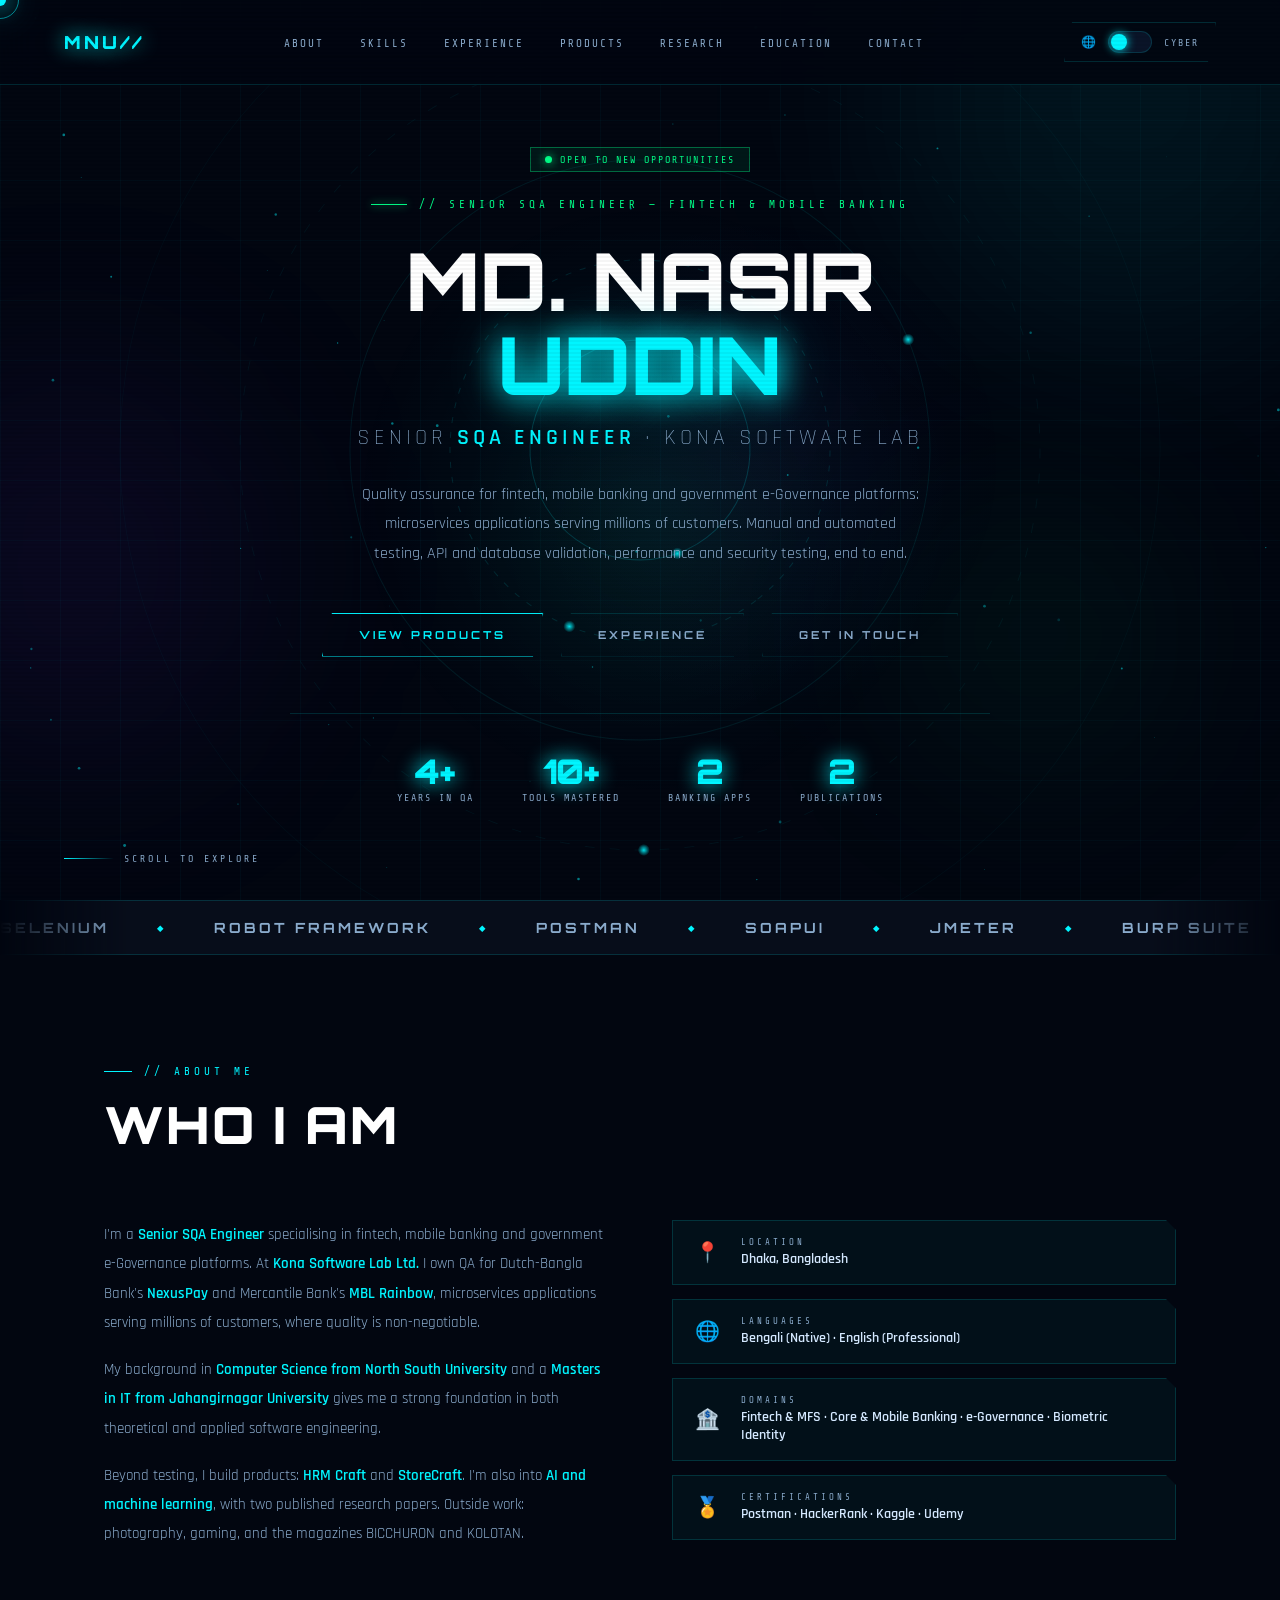
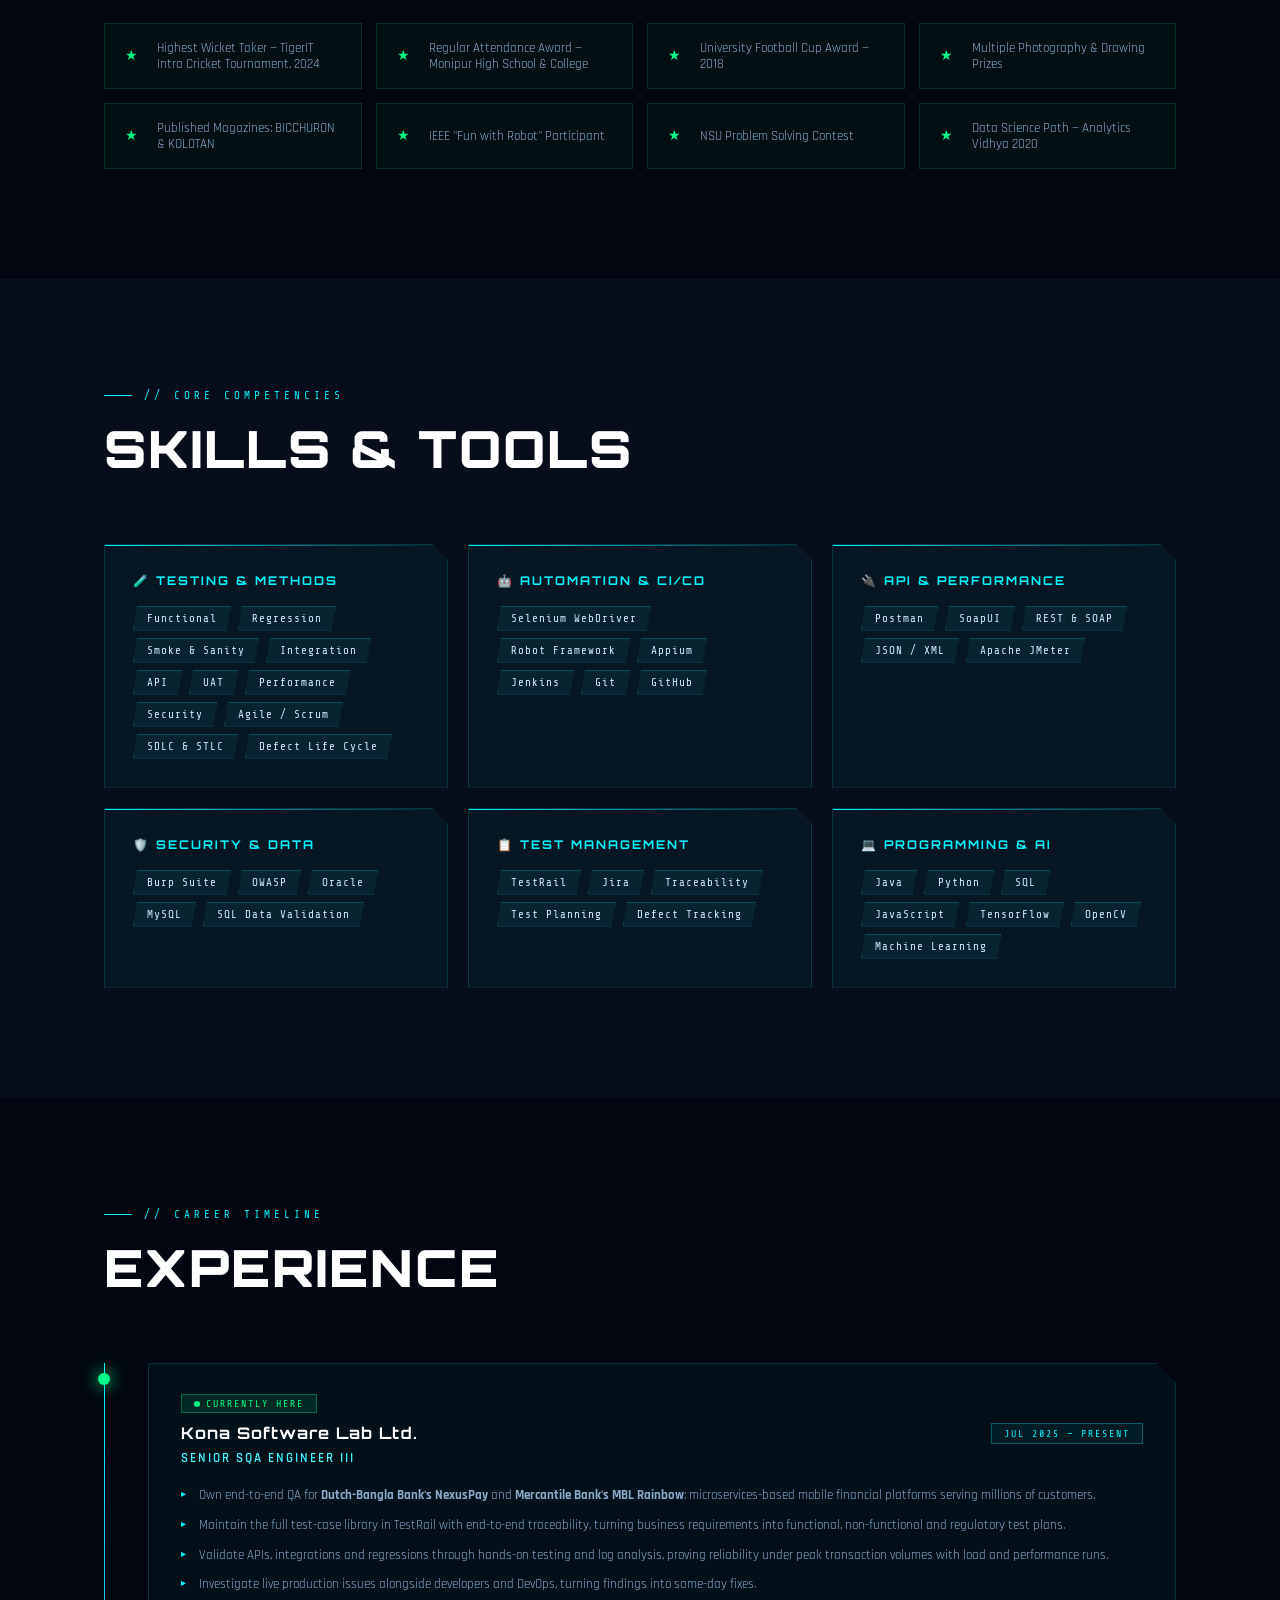
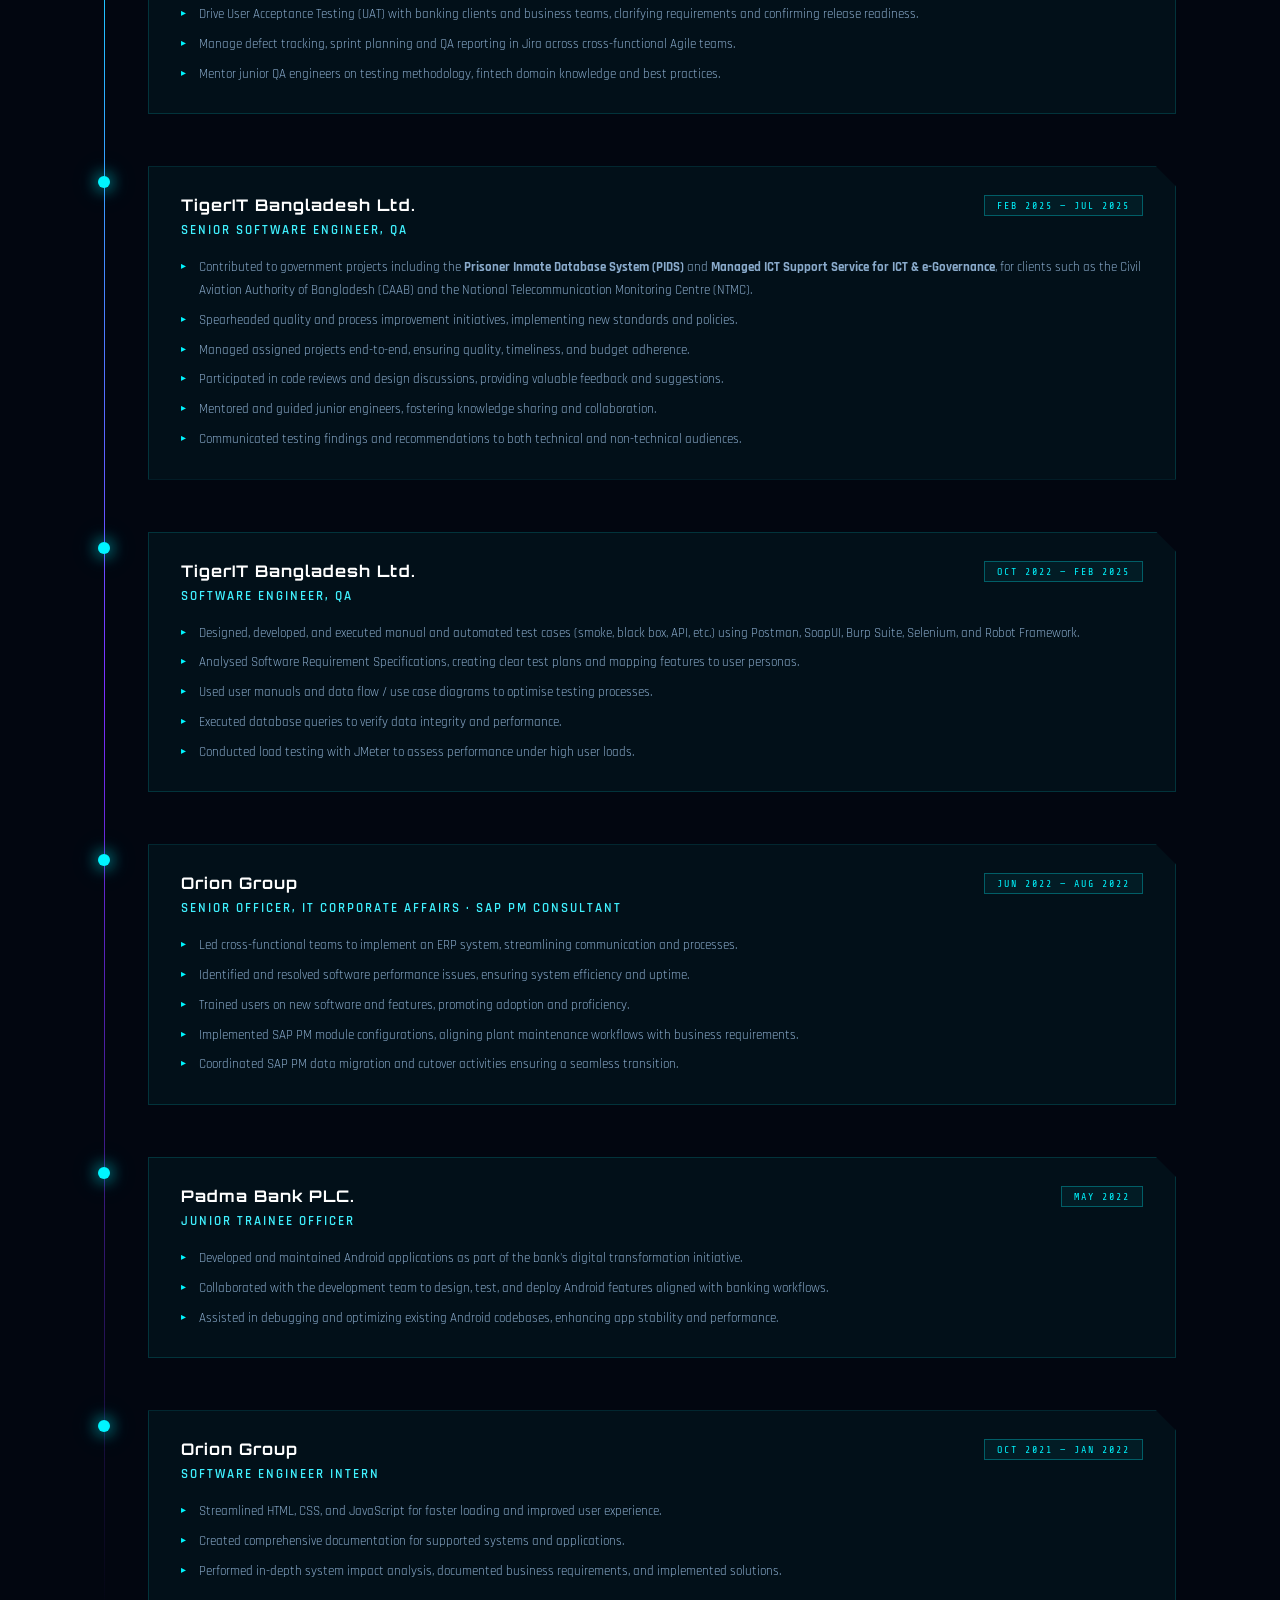
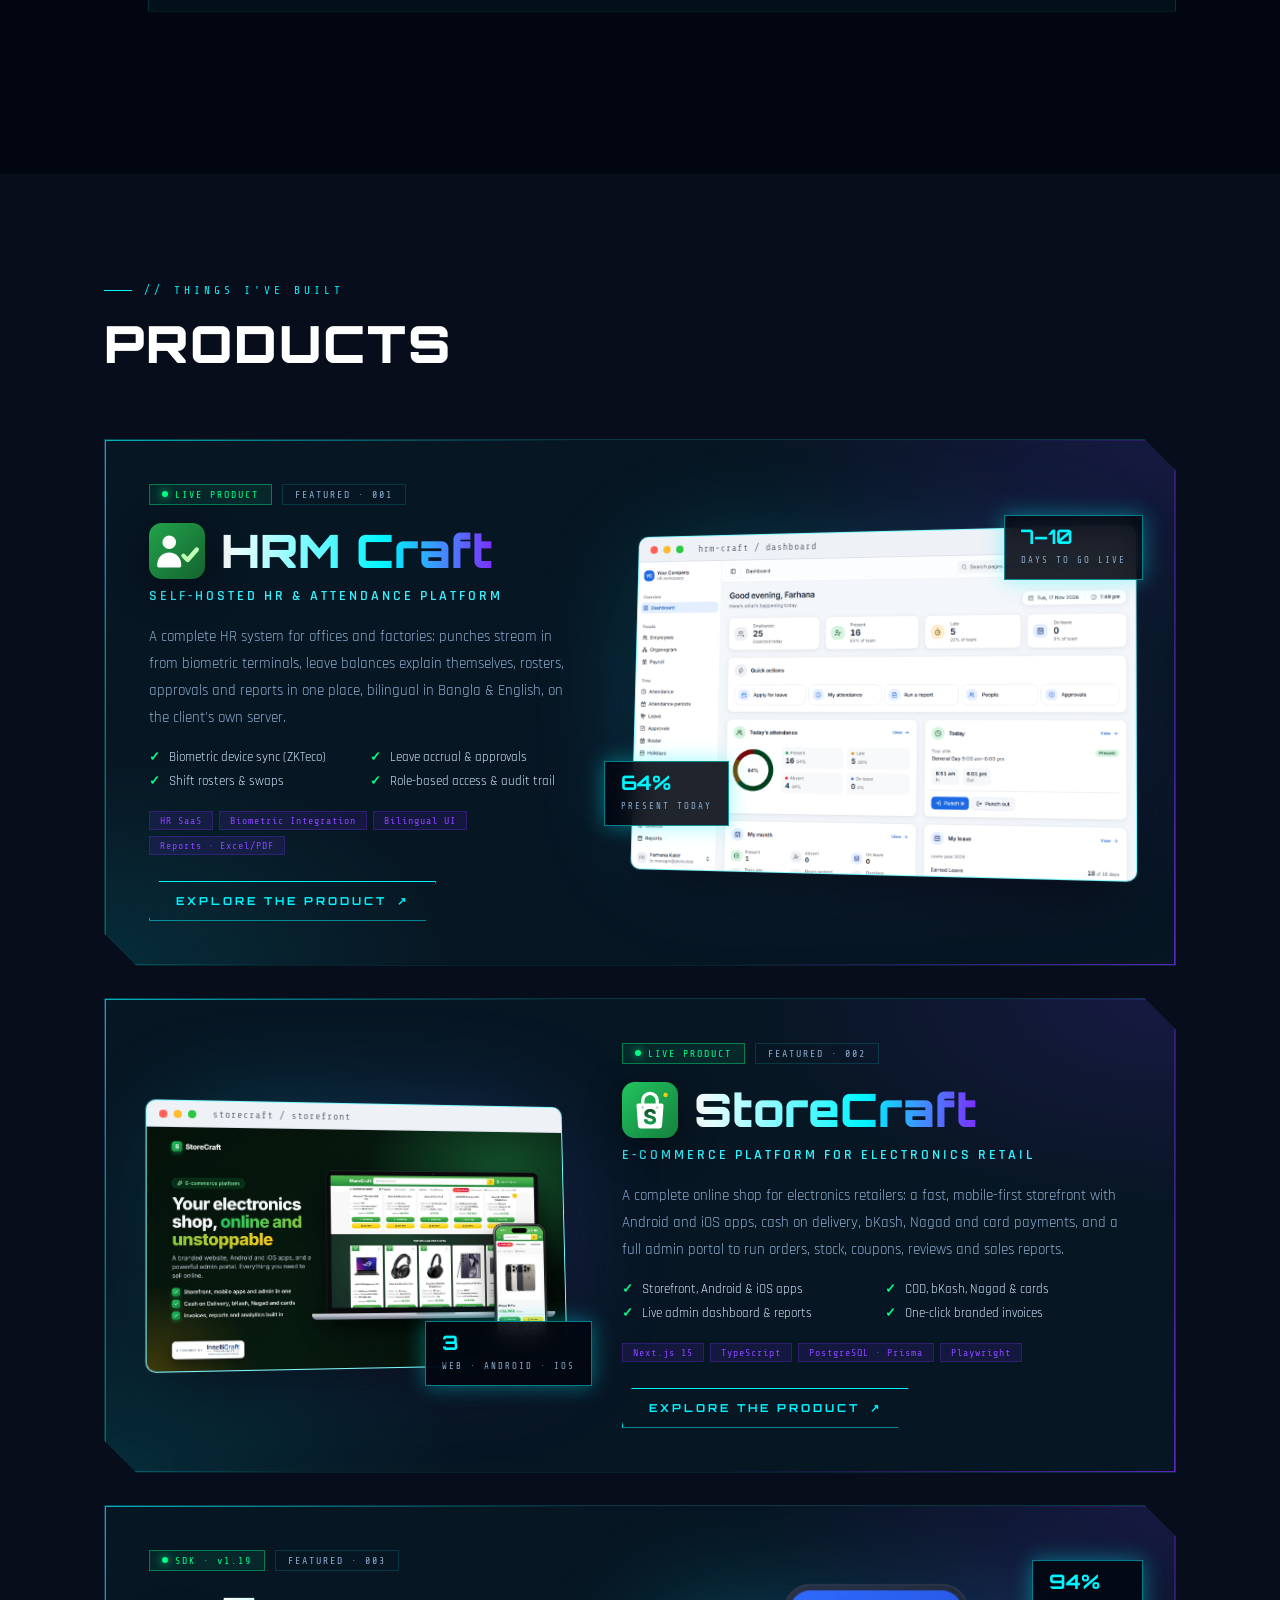
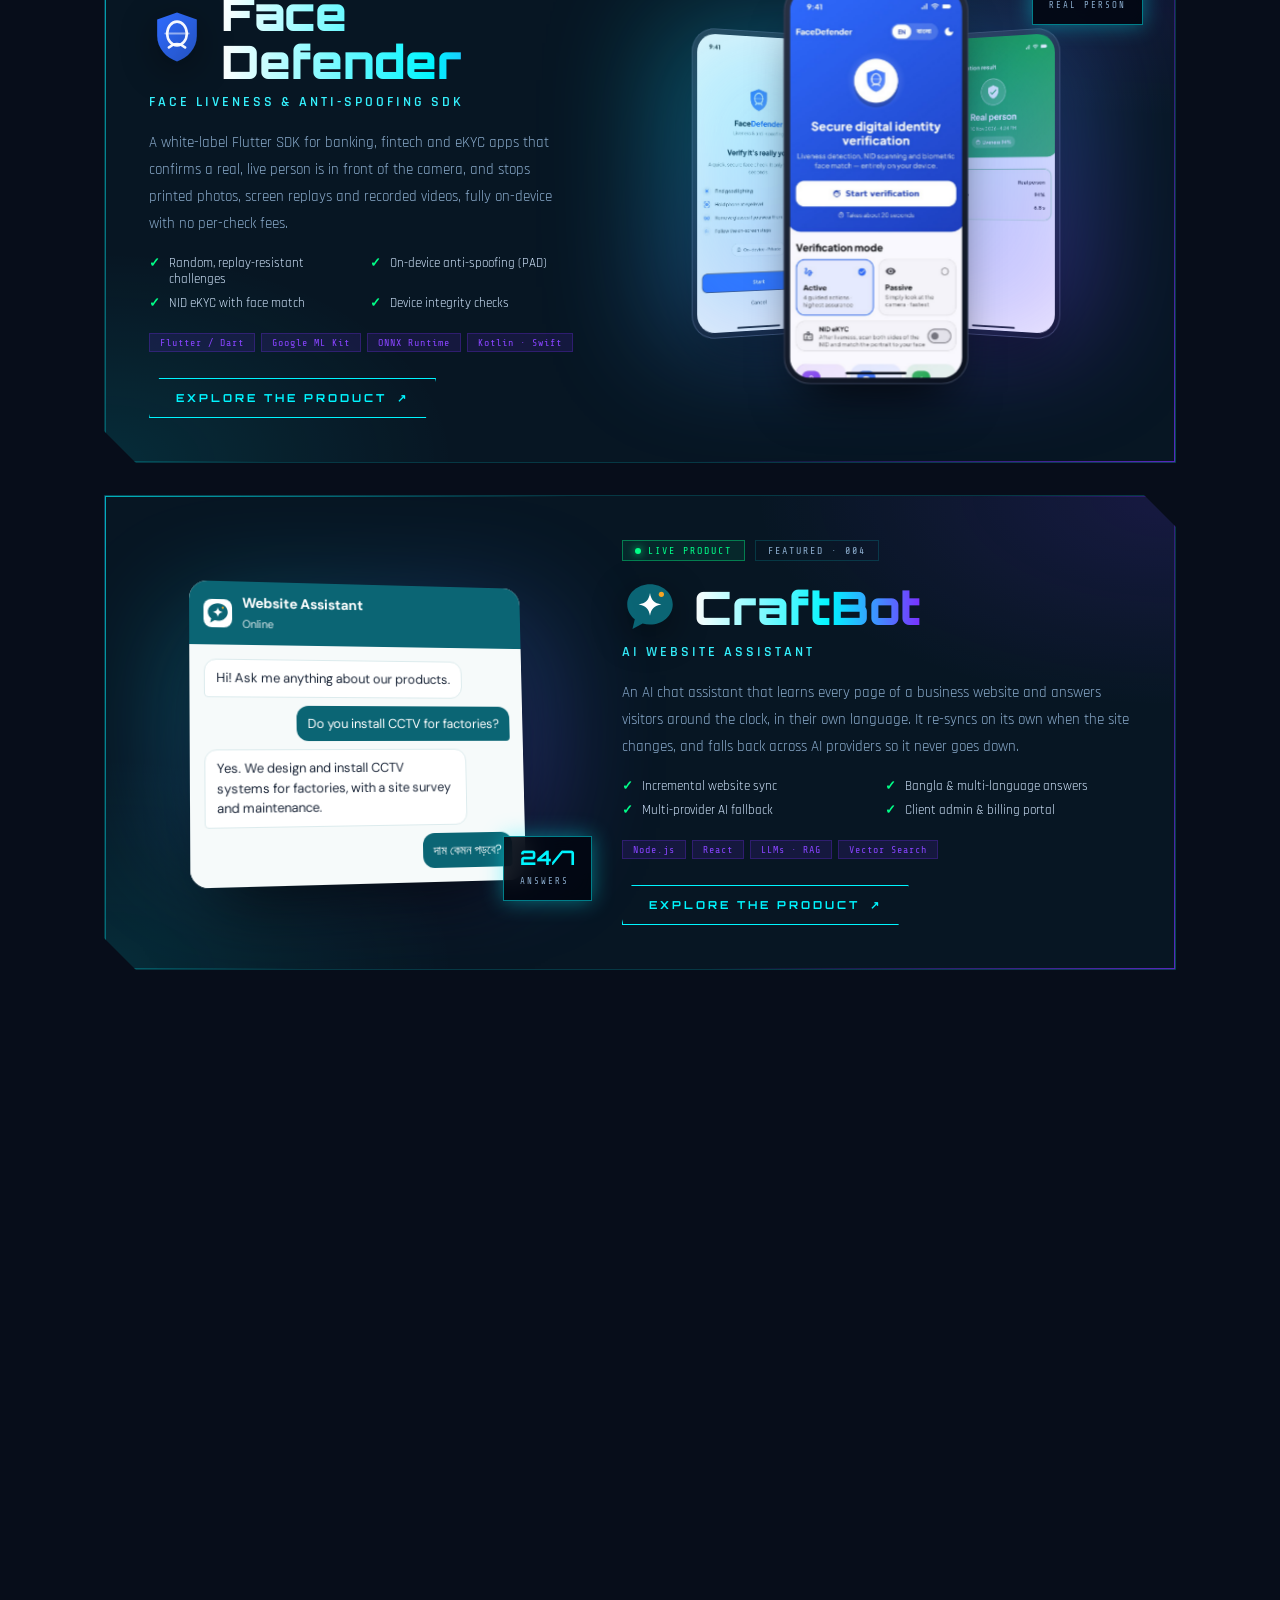
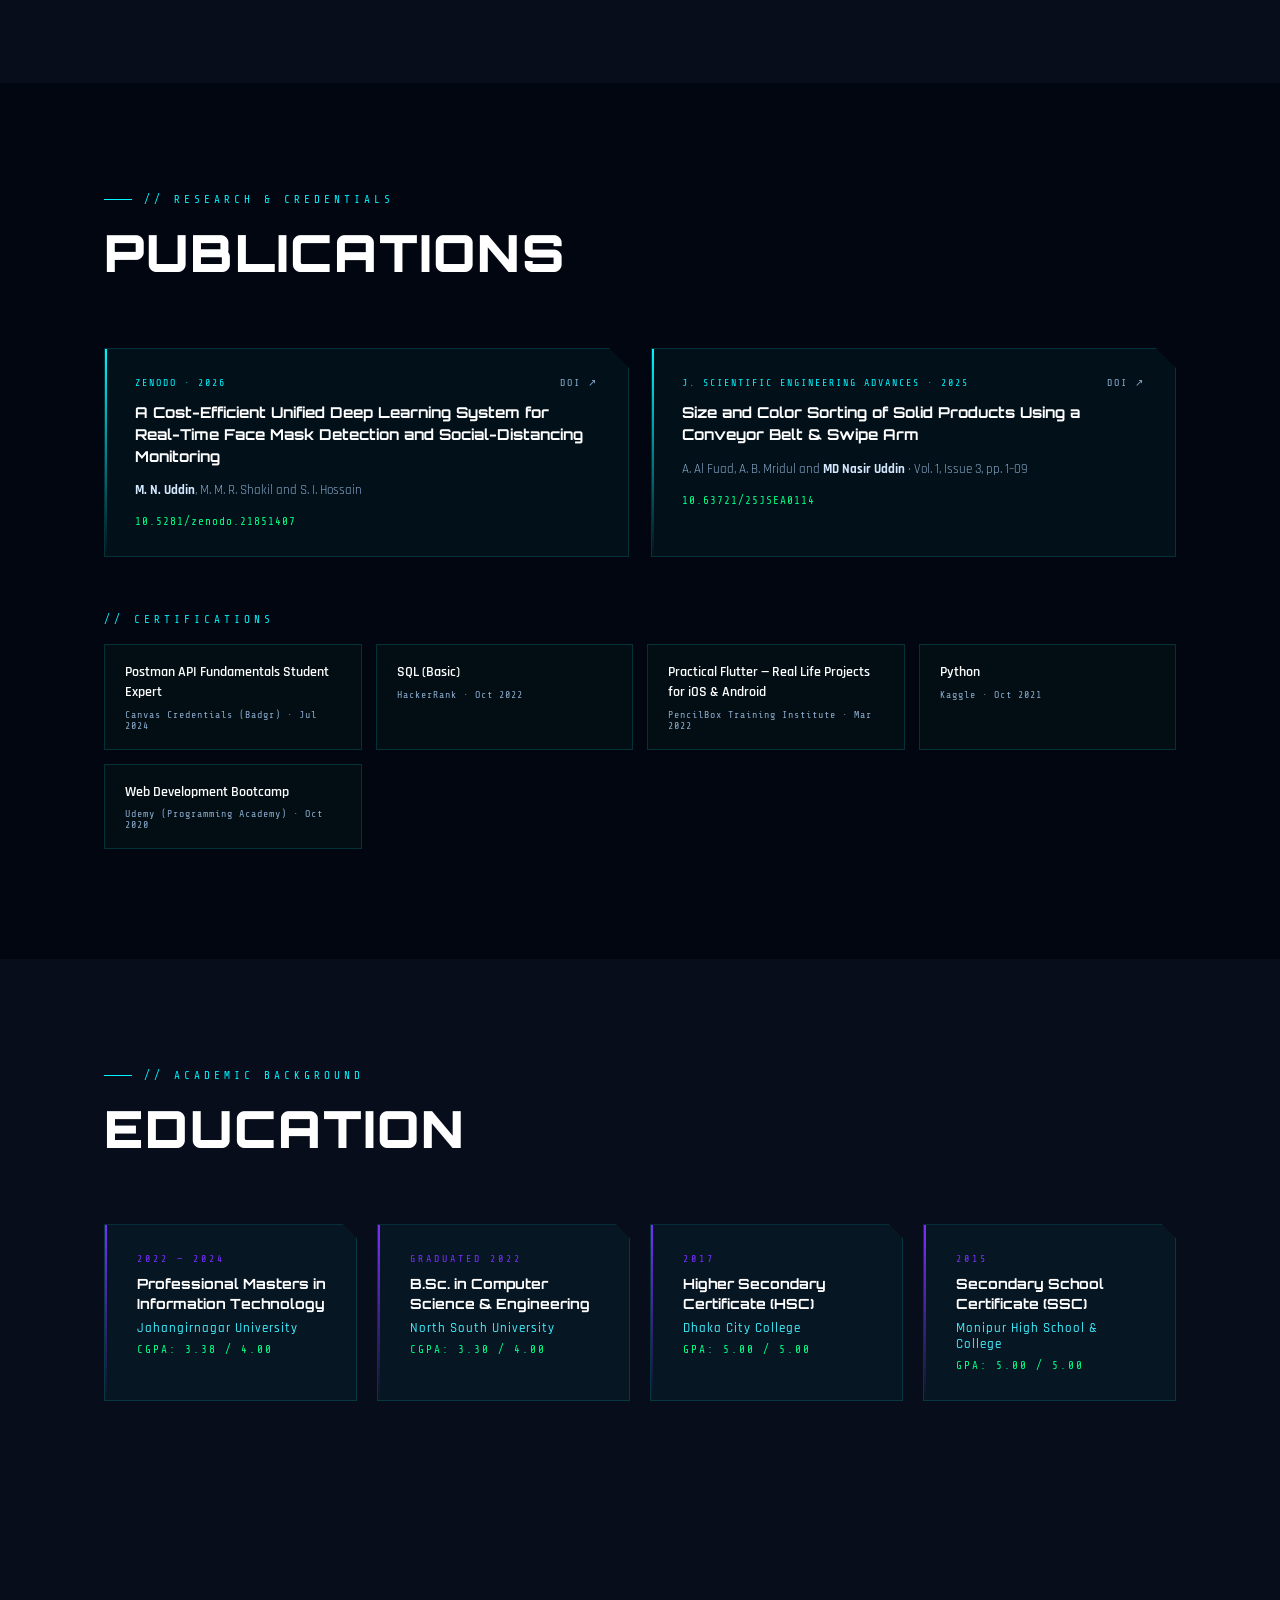
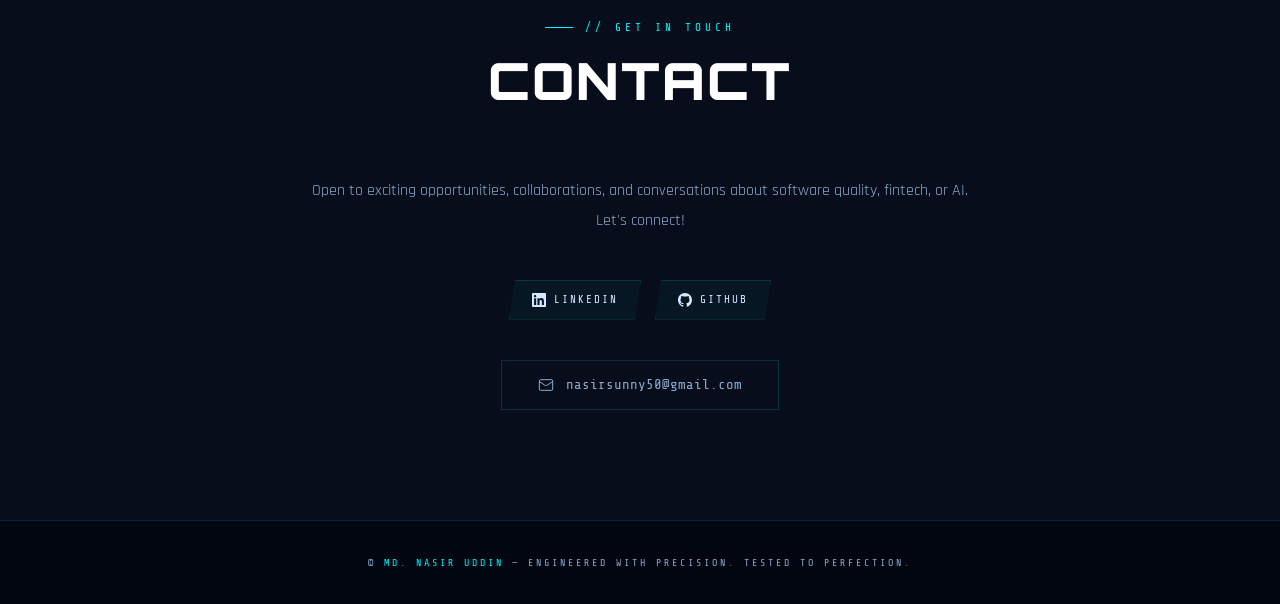
<file: index.html>
<!DOCTYPE html>
<html lang="en" data-theme="cyber">
<head>
<meta charset="UTF-8">
<meta name="viewport" content="width=device-width, initial-scale=1.0">
<title>Md. Nasir Uddin — Senior SQA Engineer</title>
<meta name="description" content="Md. Nasir Uddin, Senior SQA Engineer specialising in fintech and banking quality: test automation, API, performance and security testing. Creator of HRM Craft.">
<meta property="og:title" content="Md. Nasir Uddin — Senior SQA Engineer">
<meta property="og:description" content="Quality engineering for fintech and banking systems. Test automation, API, performance and security testing.">
<meta property="og:type" content="website">
<meta property="og:image" content="hrm/shots/dashboard.png">
<meta name="theme-color" content="#020610">
<link rel="icon" href="data:image/svg+xml,%3Csvg xmlns='http://www.w3.org/2000/svg' viewBox='0 0 64 64'%3E%3Crect width='64' height='64' rx='14' fill='%23020610'/%3E%3Ctext x='32' y='42' font-family='monospace' font-size='26' font-weight='700' text-anchor='middle' fill='%2300f5ff'%3EMN%3C/text%3E%3C/svg%3E">
<link href="https://fonts.googleapis.com/css2?family=Orbitron:wght@400;600;700;900&family=Rajdhani:wght@300;400;500;600;700&family=Share+Tech+Mono&family=Playfair+Display:wght@400;700;900&family=DM+Sans:wght@300;400;500;600&display=swap" rel="stylesheet">
<style>
/* ============================================================
   THEME VARIABLES
   ============================================================ */
[data-theme="cyber"] {
  --bg:        #020610;
  --bg2:       #070d1a;
  --bg3:       #0a1428;
  --card:      rgba(0,245,255,0.04);
  --card-h:    rgba(0,245,255,0.08);
  --border:    rgba(0,245,255,0.15);
  --border-h:  rgba(0,245,255,0.5);
  --accent:    #00f5ff;
  --accent2:   #7b2fff;
  --accent3:   #00ff88;
  --text:      #d4e8ff;
  --text-dim:  #8aabcc;
  --text-head: #ffffff;
  --nav-bg:    rgba(2,6,16,0.88);
  --tag-color: #00ff88;
  --clip-tl:   polygon(16px 0%, 100% 0%, 100% 100%, 0% 100%, 0% 16px);
  --clip-tr:   polygon(0 0, calc(100% - 16px) 0, 100% 16px, 100% 100%, 0 100%);
  --clip-full: polygon(16px 0%, calc(100%-16px) 0%, 100% 16px, 100% calc(100%-16px), calc(100%-16px) 100%, 16px 100%, 0% calc(100%-16px), 0% 16px);
  --btn-clip:  polygon(10px 0%, 100% 0%, calc(100% - 10px) 100%, 0% 100%);
  --font-head: 'Orbitron', monospace;
  --font-body: 'Rajdhani', sans-serif;
  --font-mono: 'Share Tech Mono', monospace;
  --shadow:    0 0 40px rgba(0,245,255,0.08);
  --glow:      0 0 20px rgba(0,245,255,0.4);
  --orb1:      rgba(0,245,255,0.06);
  --orb2:      rgba(123,47,255,0.07);
  --orb3:      rgba(0,255,136,0.05);
  --grid-color:rgba(0,245,255,0.03);
  --cursor-c:  #00f5ff;
  --tl-line:   linear-gradient(to bottom, #00f5ff, #7b2fff, transparent);
  --tl-dot:    #00f5ff;
  --tl-dot-c:  #00ff88;
  --edu-accent:#7b2fff;
  --scan: 1;
}

[data-theme="ember"] {
  --bg:        #0d0600;
  --bg2:       #130800;
  --bg3:       #1a0d00;
  --card:      rgba(255,106,0,0.04);
  --card-h:    rgba(255,106,0,0.09);
  --border:    rgba(255,106,0,0.18);
  --border-h:  rgba(255,106,0,0.55);
  --accent:    #ff6a00;
  --accent2:   #ff2d55;
  --accent3:   #ffcc00;
  --text:      #ffe8d0;
  --text-dim:  #c4956a;
  --text-head: #fff8f0;
  --nav-bg:    rgba(13,6,0,0.90);
  --tag-color: #ffcc00;
  --clip-tl:   polygon(16px 0%, 100% 0%, 100% 100%, 0% 100%, 0% 16px);
  --clip-tr:   polygon(0 0, calc(100% - 16px) 0, 100% 16px, 100% 100%, 0 100%);
  --clip-full: polygon(16px 0%, calc(100%-16px) 0%, 100% 16px, 100% calc(100%-16px), calc(100%-16px) 100%, 16px 100%, 0% calc(100%-16px), 0% 16px);
  --btn-clip:  polygon(10px 0%, 100% 0%, calc(100% - 10px) 100%, 0% 100%);
  --font-head: 'Playfair Display', serif;
  --font-body: 'DM Sans', sans-serif;
  --font-mono: 'Share Tech Mono', monospace;
  --shadow:    0 0 40px rgba(255,106,0,0.08);
  --glow:      0 0 20px rgba(255,106,0,0.4);
  --orb1:      rgba(255,106,0,0.07);
  --orb2:      rgba(255,45,85,0.06);
  --orb3:      rgba(255,204,0,0.05);
  --grid-color:rgba(255,106,0,0.025);
  --cursor-c:  #ff6a00;
  --tl-line:   linear-gradient(to bottom, #ff6a00, #ff2d55, transparent);
  --tl-dot:    #ff6a00;
  --tl-dot-c:  #ffcc00;
  --edu-accent:#ff2d55;
  --scan: 0;
}

/* ============================================================
   RESET & BASE
   ============================================================ */
*, *::before, *::after { margin:0; padding:0; box-sizing:border-box; }
html { scroll-behavior: smooth; }

body {
  background: var(--bg);
  color: var(--text);
  font-family: var(--font-body);
  overflow-x: hidden;
  cursor: none;
  transition: background 0.6s ease, color 0.6s ease;
}

/* Grid background */
body::before {
  content:'';
  position:fixed; inset:0;
  background-image:
    linear-gradient(var(--grid-color) 1px, transparent 1px),
    linear-gradient(90deg, var(--grid-color) 1px, transparent 1px);
  background-size: 60px 60px;
  pointer-events:none; z-index:0;
  transition: background-image 0.6s;
}

/* Scanlines - cyber only */
body::after {
  content:'';
  position:fixed; inset:0;
  background: repeating-linear-gradient(0deg, transparent, transparent 2px, rgba(0,0,0,0.04) 2px, rgba(0,0,0,0.04) 4px);
  pointer-events:none; z-index:9000;
  opacity: var(--scan);
  transition: opacity 0.6s;
}

/* ============================================================
   CUSTOM CURSOR
   ============================================================ */
.cursor {
  width:12px; height:12px;
  background: var(--accent);
  border-radius:50%;
  position:fixed; top:0; left:0;
  pointer-events:none; z-index:9999;
  transform:translate(-50%,-50%);
  transition: width .2s, height .2s, background .6s;
  box-shadow: 0 0 20px var(--accent), 0 0 40px var(--accent);
}
.cursor-ring {
  width:38px; height:38px;
  border:1px solid color-mix(in srgb, var(--accent) 50%, transparent);
  border-radius:50%;
  position:fixed; top:0; left:0;
  pointer-events:none; z-index:9998;
  transform:translate(-50%,-50%);
  transition: width .3s, height .3s, border-color .6s;
}

/* ============================================================
   ORB BACKGROUNDS
   ============================================================ */
.orb { position:fixed; border-radius:50%; filter:blur(100px); pointer-events:none; z-index:0; }
.orb1 { width:500px;height:500px; background:var(--orb1); top:-150px; right:-100px; animation:orbF 9s ease-in-out infinite; }
.orb2 { width:400px;height:400px; background:var(--orb2); bottom:15%; left:-130px; animation:orbF 11s ease-in-out infinite -4s; }
.orb3 { width:280px;height:280px; background:var(--orb3); top:55%; right:8%; animation:orbF 7s ease-in-out infinite -2s; }
@keyframes orbF { 0%,100%{transform:translateY(0) scale(1)} 50%{transform:translateY(-40px) scale(1.06)} }

/* ============================================================
   THEME TOGGLE
   ============================================================ */
.theme-toggle {
  display:flex; align-items:center; gap:12px;
  background: transparent;
  border:1px solid var(--border);
  padding:8px 16px;
  cursor:none;
  transition: all .3s;
  clip-path: polygon(8px 0,100% 0,calc(100% - 8px) 100%,0 100%);
}
.theme-toggle:hover { border-color:var(--border-h); box-shadow:var(--glow); }

.toggle-label {
  font-family: var(--font-mono);
  font-size:10px; letter-spacing:2px;
  color:var(--text-dim); text-transform:uppercase;
  transition: color .3s;
  white-space: nowrap;
}
.theme-toggle:hover .toggle-label { color:var(--accent); }

.toggle-track {
  width:44px; height:22px;
  background: var(--bg3);
  border:1px solid var(--border);
  border-radius:11px;
  position:relative;
  transition: background .4s;
}
.toggle-thumb {
  width:16px; height:16px;
  border-radius:50%;
  background: var(--accent);
  position:absolute; top:2px; left:2px;
  transition: transform .4s cubic-bezier(.34,1.56,.64,1), background .6s;
  box-shadow: 0 0 10px var(--accent);
}
[data-theme="ember"] .toggle-thumb { transform:translateX(22px); }

.toggle-icons { display:flex; gap:4px; font-size:12px; }

/* ============================================================
   NAV
   ============================================================ */
nav {
  position:fixed; top:0; left:0; right:0; z-index:1000;
  padding:22px 64px;
  display:flex; justify-content:space-between; align-items:center;
  background: var(--nav-bg);
  backdrop-filter:blur(24px);
  border-bottom:1px solid var(--border);
  transition: background .6s, border-color .6s;
}
.nav-logo {
  font-family: var(--font-head);
  font-size:18px; font-weight:900;
  color:var(--accent); letter-spacing:3px;
  text-shadow: 0 0 20px var(--accent);
  transition: all .6s;
}
.nav-links { display:flex; gap:36px; list-style:none; }
.nav-links a {
  font-family: var(--font-mono);
  font-size:11px; color:var(--text-dim);
  text-decoration:none; letter-spacing:2px;
  text-transform:uppercase; transition:color .3s;
  position:relative;
}
.nav-links a::after {
  content:''; position:absolute;
  bottom:-4px; left:0; width:0; height:1px;
  background:var(--accent); transition:width .3s;
}
.nav-links a:hover { color:var(--accent); }
.nav-links a:hover::after { width:100%; }

/* ============================================================
   SECTION BASE
   ============================================================ */
section { position:relative; z-index:1; }
.section-wrap { padding:110px 64px; max-width:1200px; margin:0 auto; }
.section-header { margin-bottom:64px; }
.section-tag {
  font-family:var(--font-mono); font-size:11px;
  color:var(--accent); letter-spacing:4px;
  text-transform:uppercase; margin-bottom:14px;
  display:flex; align-items:center; gap:12px;
}
.section-tag::before { content:''; width:28px; height:1px; background:var(--accent); }
.section-title {
  font-family:var(--font-head);
  font-size:clamp(28px,4vw,52px); font-weight:900;
  color:var(--text-head); letter-spacing:2px;
  transition: font-family .6s;
}

/* ============================================================
   HERO
   ============================================================ */
#hero {
  min-height:100vh; display:flex; align-items:center; justify-content:center;
  padding:130px 64px 80px; overflow:hidden;
}
.hero-left { max-width:700px; width:100%; margin:0 auto; text-align:center; position:relative; z-index:2; }

.hero-tag {
  font-family:var(--font-mono); font-size:11px;
  color:var(--tag-color); letter-spacing:4px;
  text-transform:uppercase; margin-bottom:28px;
  display:flex; align-items:center; justify-content:center; gap:12px;
  opacity:0; animation:fadeUp .8s .2s forwards;
}
.hero-tag::before { content:''; width:36px; height:1px; background:var(--tag-color); box-shadow:0 0 8px var(--tag-color); }

.hero-name {
  font-family:var(--font-head);
  font-size:clamp(40px,6.5vw,80px); font-weight:900;
  line-height:1.04; color:var(--text-head);
  opacity:0; animation:fadeUp .8s .4s forwards;
  transition: font-family .6s;
}
.hero-name .accent { color:var(--accent); text-shadow:0 0 30px var(--accent), 0 0 60px color-mix(in srgb,var(--accent) 40%,transparent); }

.hero-role {
  margin-top:18px;
  font-family:var(--font-body);
  font-size:clamp(15px,2vw,22px); font-weight:300;
  color:var(--text-dim); letter-spacing:4px;
  text-transform:uppercase;
  opacity:0; animation:fadeUp .8s .6s forwards;
}
.hero-role strong { color:var(--accent); font-weight:600; }

.hero-desc {
  margin-top:28px; font-size:16px; line-height:1.85;
  color:var(--text-dim); max-width:560px;
  margin-left:auto; margin-right:auto;
  opacity:0; animation:fadeUp .8s .8s forwards;
}

.hero-btns {
  margin-top:44px; display:flex; gap:18px; flex-wrap:wrap;
  justify-content:center;
  opacity:0; animation:fadeUp .8s 1s forwards;
}
.btn-p {
  padding:14px 36px; background:transparent;
  border:1px solid var(--accent); color:var(--accent);
  font-family:var(--font-head); font-size:11px; font-weight:700;
  letter-spacing:3px; text-transform:uppercase; text-decoration:none;
  position:relative; overflow:hidden; cursor:none;
  clip-path:var(--btn-clip); transition:color .3s;
}
.btn-p::before {
  content:''; position:absolute; inset:0;
  background:var(--accent); transform:translateX(-101%);
  transition:transform .3s; z-index:-1;
}
.btn-p:hover { color:var(--bg); }
.btn-p:hover::before { transform:translateX(0); }
.btn-s {
  padding:14px 36px; background:transparent;
  border:1px solid var(--border); color:var(--text-dim);
  font-family:var(--font-head); font-size:11px; font-weight:700;
  letter-spacing:3px; text-transform:uppercase; text-decoration:none;
  cursor:none; clip-path:var(--btn-clip); transition:all .3s;
}
.btn-s:hover { border-color:var(--accent); color:var(--accent); }

/* Hero visual */
.hero-right { display:none; }
.hero-orb-wrap { position:relative; width:320px; height:320px; }
.hero-ring {
  position:absolute; inset:0;
  border-radius:50%; border:1px solid var(--border);
  animation:spin 22s linear infinite;
}
.hero-ring::before {
  content:''; position:absolute; top:-4px; left:50%;
  width:8px; height:8px; border-radius:50%;
  background:var(--accent); transform:translateX(-50%);
  box-shadow:0 0 16px var(--accent), 0 0 32px var(--accent);
}
.hero-ring-mid {
  position:absolute; inset:30px;
  border-radius:50%; border:1px solid rgba(255,255,255,0.05);
  animation:spin 15s linear infinite reverse;
}
.hero-ring-mid::before {
  content:''; position:absolute; bottom:-4px; left:50%;
  width:6px; height:6px; border-radius:50%;
  background:var(--accent2); transform:translateX(-50%);
  box-shadow:0 0 12px var(--accent2);
}
.hero-center {
  position:absolute; inset:0;
  display:flex; flex-direction:column;
  align-items:center; justify-content:center;
}
.hero-center-num {
  font-family:var(--font-head); font-size:72px; font-weight:900;
  color:var(--accent); text-shadow:0 0 40px var(--accent);
  line-height:1;
}
.hero-center-label {
  font-family:var(--font-mono); font-size:10px;
  color:var(--text-dim); letter-spacing:3px; text-align:center;
}

/* Hero background visual */
/* ============================================================
   HERO BACKGROUND — CANVAS ONLY
   ============================================================ */
#hero { position: relative; }

#heroCanvas {
  position:absolute; inset:0;
  width:100%; height:100%;
  pointer-events:none; z-index:0;
}

.hero-bg-visual { display:none; }

/* Stats */
.hero-stats {
  display:flex; gap:48px; margin-top:56px;
  padding-top:40px; border-top:1px solid var(--border);
  justify-content:center;
  opacity:0; animation:fadeUp .8s 1.2s forwards;
}
.stat-num {
  font-family:var(--font-head); font-size:34px; font-weight:900;
  color:var(--accent); text-shadow:0 0 20px var(--accent); line-height:1;
}
.stat-label {
  font-family:var(--font-mono); font-size:10px;
  color:var(--text-dim); letter-spacing:2px;
  text-transform:uppercase; margin-top:4px;
}

/* Scroll hint */
.scroll-hint {
  position:absolute; bottom:36px; left:64px;
  display:flex; align-items:center; gap:10px;
  font-family:var(--font-mono); font-size:10px;
  color:var(--text-dim); letter-spacing:3px;
  opacity:0; animation:fadeIn 1s 1.6s forwards;
}
.scroll-line {
  width:50px; height:1px;
  background:linear-gradient(90deg,var(--accent),transparent);
  overflow:hidden; position:relative;
}
.scroll-line::after {
  content:''; position:absolute; top:0; left:-100%;
  width:100%; height:100%; background:var(--accent);
  animation:scrollSlide 2s ease-in-out infinite;
}
@keyframes scrollSlide { 0%{left:-100%} 100%{left:100%} }

/* ============================================================
   SKILLS
   ============================================================ */
#skills { background:var(--bg2); transition:background .6s; }
.skills-grid { display:grid; grid-template-columns:repeat(auto-fit,minmax(280px,1fr)); gap:20px; }
.skill-cat {
  background:var(--card); border:1px solid var(--border);
  padding:28px; position:relative; overflow:hidden;
  clip-path:var(--clip-tr); transition:border-color .3s, transform .3s, background .3s;
}
.skill-cat:hover { border-color:var(--border-h); transform:translateY(-4px); background:var(--card-h); }
.skill-cat::before {
  content:''; position:absolute; top:0; left:0; right:0; height:1px;
  background:linear-gradient(90deg,var(--accent),transparent);
}
.skill-cat-title {
  font-family:var(--font-head); font-size:12px; font-weight:700;
  color:var(--accent); letter-spacing:2px; margin-bottom:18px;
  text-transform:uppercase; transition:font-family .6s;
}
.skill-tags { display:flex; flex-wrap:wrap; gap:7px; }
.skill-tag {
  padding:5px 13px;
  background:color-mix(in srgb,var(--accent) 6%,transparent);
  border:1px solid color-mix(in srgb,var(--accent) 20%,transparent);
  font-family:var(--font-mono); font-size:11px; color:var(--text);
  letter-spacing:1px; transition:all .3s;
  clip-path:polygon(4px 0,100% 0,calc(100% - 4px) 100%,0 100%);
}
.skill-tag:hover {
  background:color-mix(in srgb,var(--accent) 16%,transparent);
  border-color:var(--accent); color:var(--accent);
}

/* ============================================================
   EXPERIENCE TIMELINE
   ============================================================ */
#experience { background:var(--bg); transition:background .6s; }
.timeline { position:relative; padding-left:44px; }
.timeline::before {
  content:''; position:absolute; left:0; top:0; bottom:0;
  width:1px; background:var(--tl-line);
}
.tl-item {
  position:relative; margin-bottom:52px;
  opacity:0; transform:translateX(-24px);
  transition:opacity .7s, transform .7s;
}
.tl-item.vis { opacity:1; transform:translateX(0); }
.tl-dot {
  position:absolute; left:-50px; top:10px;
  width:12px; height:12px; border-radius:50%;
  background:var(--tl-dot);
  box-shadow:0 0 16px var(--tl-dot), 0 0 32px color-mix(in srgb,var(--tl-dot) 30%,transparent);
  transition:background .6s, box-shadow .6s;
}
.tl-dot.live {
  background:var(--tl-dot-c);
  box-shadow:0 0 16px var(--tl-dot-c), 0 0 32px color-mix(in srgb,var(--tl-dot-c) 40%,transparent);
  animation:pulse 2s ease-in-out infinite;
}
@keyframes pulse { 0%,100%{opacity:1} 50%{opacity:.5} }
.tl-card {
  background:var(--card); border:1px solid var(--border);
  padding:28px 32px;
  clip-path:polygon(0 0,calc(100% - 20px) 0,100% 20px,100% 100%,0 100%);
  transition:border-color .3s, background .3s;
}
.tl-card:hover { border-color:var(--border-h); background:var(--card-h); }
.tl-top { display:flex; justify-content:space-between; align-items:flex-start; flex-wrap:wrap; gap:10px; margin-bottom:6px; }
.tl-company {
  font-family:var(--font-head); font-size:16px; font-weight:700;
  color:var(--text-head); letter-spacing:1px; transition:font-family .6s;
}
.tl-period {
  font-family:var(--font-mono); font-size:10px; color:var(--accent);
  letter-spacing:2px; padding:4px 12px;
  border:1px solid color-mix(in srgb,var(--accent) 30%,transparent);
  background:color-mix(in srgb,var(--accent) 5%,transparent);
}
.tl-role {
  font-family:var(--font-body); font-size:13px; font-weight:600;
  color:color-mix(in srgb,var(--accent) 70%,var(--text));
  letter-spacing:2px; text-transform:uppercase; margin-bottom:18px;
}
.live-badge {
  display:inline-flex; align-items:center; gap:6px;
  padding:3px 12px; margin-bottom:10px;
  background:color-mix(in srgb,var(--tl-dot-c) 10%,transparent);
  border:1px solid color-mix(in srgb,var(--tl-dot-c) 30%,transparent);
  font-family:var(--font-mono); font-size:10px;
  color:var(--tl-dot-c); letter-spacing:2px;
}
.live-badge::before {
  content:''; width:6px; height:6px; border-radius:50%;
  background:var(--tl-dot-c); animation:pulse 1.5s infinite;
}
.tl-pts { list-style:none; display:flex; flex-direction:column; gap:7px; }
.tl-pts li {
  font-size:13px; color:var(--text-dim); line-height:1.75;
  padding-left:18px; position:relative;
}
.tl-pts li::before { content:'▸'; position:absolute; left:0; color:var(--accent); font-size:10px; top:2px; }

/* ============================================================
   PROJECTS
   ============================================================ */
#projects { background:var(--bg2); transition:background .6s; }
.proj-grid { display:grid; grid-template-columns:repeat(auto-fit,minmax(310px,1fr)); gap:22px; }
.proj-card {
  background:var(--card); border:1px solid var(--border);
  padding:30px; position:relative; overflow:hidden;
  clip-path:polygon(0 0,calc(100% - 24px) 0,100% 24px,100% 100%,24px 100%,0 calc(100% - 24px));
  transition:all .35s;
}
.proj-card:hover { border-color:var(--border-h); transform:translateY(-6px); box-shadow:var(--shadow); background:var(--card-h); }
.proj-card::after {
  content:''; position:absolute; top:0; right:0;
  width:24px; height:24px;
  background:var(--border); transition:background .3s;
  clip-path:polygon(0 0,100% 100%,100% 0);
}
.proj-card:hover::after { background:var(--accent); }
.proj-num { font-family:var(--font-mono); font-size:10px; color:color-mix(in srgb,var(--accent) 30%,transparent); letter-spacing:3px; margin-bottom:14px; }
.proj-name { font-family:var(--font-head); font-size:17px; font-weight:700; color:var(--text-head); margin-bottom:10px; line-height:1.3; transition:font-family .6s; }
.proj-desc { font-size:13px; color:var(--text-dim); line-height:1.75; margin-bottom:18px; }
.proj-techs { display:flex; flex-wrap:wrap; gap:6px; }
.tech-pill {
  padding:3px 10px;
  background:color-mix(in srgb,var(--accent2) 12%,transparent);
  border:1px solid color-mix(in srgb,var(--accent2) 25%,transparent);
  font-family:var(--font-mono); font-size:10px;
  color:color-mix(in srgb,var(--accent2) 90%,white); letter-spacing:1px;
}

.proj-top { display:flex; justify-content:space-between; align-items:center; margin-bottom:18px; }
.proj-top .proj-num { margin:0; }
.proj-icon {
  width:46px; height:46px; display:grid; place-items:center; font-size:22px;
  background:color-mix(in srgb,var(--accent) 8%,transparent);
  border:1px solid color-mix(in srgb,var(--accent) 25%,transparent);
  clip-path:polygon(8px 0,100% 0,100% calc(100% - 8px),calc(100% - 8px) 100%,0 100%,0 8px);
}

/* Featured project */
.proj-feature {
  display:grid; grid-template-columns:5fr 6fr; gap:48px; align-items:center;
  margin-bottom:28px; padding:44px; position:relative; overflow:hidden;
  text-decoration:none; color:inherit; cursor:none;
  background:
    radial-gradient(600px 300px at 100% 0%, color-mix(in srgb,var(--accent2) 14%,transparent), transparent 70%),
    radial-gradient(500px 300px at 0% 100%, color-mix(in srgb,var(--accent) 10%,transparent), transparent 70%),
    var(--card);
  border:1px solid var(--border);
  clip-path:polygon(0 0,calc(100% - 32px) 0,100% 32px,100% 100%,32px 100%,0 calc(100% - 32px));
  transition:border-color .35s, box-shadow .35s;
}
.proj-feature::before {
  content:''; position:absolute; inset:0; padding:1px; pointer-events:none;
  background:linear-gradient(120deg,var(--accent),transparent 35%,transparent 65%,var(--accent2));
  -webkit-mask:linear-gradient(#000 0 0) content-box, linear-gradient(#000 0 0);
  -webkit-mask-composite:xor; mask-composite:exclude; opacity:.7;
}
.proj-feature:hover { border-color:var(--border-h); box-shadow:var(--shadow); }
.pf-badges { display:flex; gap:10px; flex-wrap:wrap; margin-bottom:18px; }
.pf-badge {
  font-family:var(--font-mono); font-size:10px; letter-spacing:2px;
  padding:4px 12px; color:var(--text-dim);
  border:1px solid var(--border);
}
.pf-badge.live {
  color:var(--tl-dot-c); display:inline-flex; align-items:center; gap:7px;
  border-color:color-mix(in srgb,var(--tl-dot-c) 40%,transparent);
  background:color-mix(in srgb,var(--tl-dot-c) 8%,transparent);
}
.pf-badge.live::before { content:''; width:6px; height:6px; border-radius:50%; background:var(--tl-dot-c); box-shadow:0 0 8px var(--tl-dot-c); animation:pulse 1.5s infinite; }
.pf-name {
  font-family:var(--font-head); font-size:clamp(30px,3.6vw,46px); font-weight:900; line-height:1.05;
  background:linear-gradient(90deg,var(--text-head),var(--accent) 60%,var(--accent2));
  -webkit-background-clip:text; background-clip:text; color:transparent;
}
.pf-sub { margin-top:8px; font-size:14px; font-weight:600; letter-spacing:3px; text-transform:uppercase; color:color-mix(in srgb,var(--accent) 75%,var(--text)); }
.pf-desc { margin:18px 0; font-size:15px; line-height:1.8; color:var(--text-dim); }
.pf-points { list-style:none; display:grid; grid-template-columns:1fr 1fr; gap:8px 18px; margin-bottom:22px; }
.pf-points li { font-size:13px; color:var(--text); padding-left:20px; position:relative; }
.pf-points li::before { content:'✓'; position:absolute; left:0; color:var(--accent3); font-weight:700; }
.pf-cta {
  display:inline-flex; align-items:center; gap:10px; margin-top:26px;
  padding:12px 26px; border:1px solid var(--accent); color:var(--accent);
  font-family:var(--font-head); font-size:11px; font-weight:700; letter-spacing:3px; text-transform:uppercase;
  clip-path:var(--btn-clip); transition:background .3s,color .3s;
}
.pf-arrow { transition:transform .3s; }
.proj-feature:hover .pf-cta { background:var(--accent); color:var(--bg); }
.proj-feature:hover .pf-arrow { transform:translateX(5px); }
.pf-visual { position:relative; perspective:1200px; }
.pf-glow { position:absolute; inset:12% 8%; background:linear-gradient(135deg,var(--accent),var(--accent2)); filter:blur(60px); opacity:.35; }
.pf-frame {
  position:relative; border:1px solid var(--border-h); background:#fff;
  border-radius:10px; overflow:hidden;
  box-shadow:0 30px 60px -25px rgba(0,0,0,.7), 0 0 0 1px rgba(255,255,255,.04);
  transform:rotateY(-10deg) rotateX(4deg); transition:transform .6s cubic-bezier(.2,.7,.2,1);
}
.proj-feature:hover .pf-frame { transform:rotateY(0) rotateX(0) scale(1.02); }
.pf-bar { display:flex; align-items:center; gap:6px; height:26px; padding:0 12px; background:#eef1f6; border-bottom:1px solid #dde2ea; }
.pf-bar i { width:8px; height:8px; border-radius:50%; background:#ff5f57; }
.pf-bar i:nth-child(2){ background:#febc2e; } .pf-bar i:nth-child(3){ background:#28c840; }
.pf-bar span { margin-left:10px; font-family:var(--font-mono); font-size:10px; color:#6b7280; letter-spacing:1px; }
.pf-frame img { display:block; width:100%; height:auto; }
.pf-float {
  position:absolute; padding:10px 16px; background:var(--nav-bg); backdrop-filter:blur(12px);
  border:1px solid var(--border-h); box-shadow:var(--glow);
  animation:floatY 5s ease-in-out infinite;
}
.pf-float b { display:block; font-family:var(--font-head); font-size:20px; color:var(--accent); line-height:1.1; }
.pf-float span { font-family:var(--font-mono); font-size:9px; letter-spacing:2px; color:var(--text-dim); text-transform:uppercase; }
.pf-f1 { left:-18px; bottom:14%; }
.pf-f2 { right:-12px; top:-14px; animation-delay:-2.5s; }
@keyframes floatY { 0%,100%{transform:translateY(0)} 50%{transform:translateY(-10px)} }

.pf-rev .pf-visual { order:-1; }
.pf-rev .pf-frame { transform:rotateY(10deg) rotateX(4deg); }
.pf-rev:hover .pf-frame { transform:rotateY(0) rotateX(0) scale(1.02); }
.pf-rev .pf-f1 { left:auto; right:-18px; bottom:-18px; }
.proj-feature + .proj-feature { margin-top:32px; }
/* About photo */
.about-photo { position:relative; width:180px; margin-bottom:28px; }
.about-photo img { display:block; width:100%; height:auto; aspect-ratio:4/5; object-fit:cover; border:1px solid var(--border-h);
  clip-path:polygon(0 0,calc(100% - 18px) 0,100% 18px,100% 100%,18px 100%,0 calc(100% - 18px)); filter:saturate(.95); }
.about-photo::before { content:''; position:absolute; inset:10px -10px -10px 10px; border:1px solid var(--accent); opacity:.5;
  clip-path:polygon(0 0,calc(100% - 18px) 0,100% 18px,100% 100%,18px 100%,0 calc(100% - 18px)); z-index:-1; }
.ap-tag { position:absolute; left:-8px; bottom:14px; padding:4px 10px; background:var(--bg); border:1px solid var(--border-h);
  font-family:var(--font-mono); font-size:9px; letter-spacing:2px; color:var(--accent); }

/* Publications & certifications */
#publications { background:var(--bg); transition:background .6s; }
.pub-grid { display:grid; grid-template-columns:1fr 1fr; gap:22px; }
.pub-card { display:block; text-decoration:none; color:inherit; cursor:none; padding:28px 30px; background:var(--card); border:1px solid var(--border);
  clip-path:polygon(0 0,calc(100% - 20px) 0,100% 20px,100% 100%,0 100%); transition:border-color .3s, background .3s; position:relative; }
.pub-card::before { content:''; position:absolute; top:0; left:0; width:2px; height:100%; background:linear-gradient(to bottom,var(--accent),transparent); }
.pub-card:hover { border-color:var(--border-h); background:var(--card-h); }
.pub-meta { display:flex; justify-content:space-between; gap:12px; font-family:var(--font-mono); font-size:10px; letter-spacing:2px; color:var(--accent); margin-bottom:14px; }
.pub-doi { color:var(--text-dim); transition:color .3s; } .pub-card:hover .pub-doi { color:var(--accent); }
.pub-title { font-family:var(--font-head); font-size:15px; font-weight:700; line-height:1.45; color:var(--text-head); margin-bottom:12px; }
.pub-authors { font-size:13px; color:var(--text-dim); line-height:1.7; } .pub-authors b { color:var(--text); }
.pub-id { margin-top:14px; font-family:var(--font-mono); font-size:11px; color:var(--accent3); letter-spacing:1px; }
.cert-head { margin:56px 0 18px; font-family:var(--font-mono); font-size:11px; letter-spacing:4px; color:var(--accent); }
.cert-grid { display:grid; grid-template-columns:repeat(auto-fit,minmax(220px,1fr)); gap:14px; }
.cert { padding:18px 20px; border:1px solid var(--border); background:color-mix(in srgb,var(--accent3) 3%,transparent); display:flex; flex-direction:column; gap:6px; transition:border-color .3s; }
.cert:hover { border-color:var(--accent3); }
.cert b { font-size:14px; color:var(--text-head); font-weight:600; line-height:1.4; }
.cert span { font-family:var(--font-mono); font-size:10px; letter-spacing:1px; color:var(--text-dim); }

.pf-phones { display:flex; justify-content:center; align-items:center; min-height:420px; perspective:1200px; transform-style:preserve-3d; }
.pf-phone { position:relative; width:150px; aspect-ratio:590/1278; padding:6px; border-radius:26px; background:linear-gradient(145deg,#2a3346,#0b1220);
  box-shadow:inset 0 0 0 1px #3a455c, 0 30px 50px -20px rgba(0,0,0,.8); transition:transform .6s cubic-bezier(.2,.7,.2,1); }
.pf-phone img { width:100%; height:100%; object-fit:cover; border-radius:20px; display:block; }
.pf-phone.p1 { transform:translateX(40px) translateZ(-80px) rotateY(28deg); }
.pf-phone.p2 { width:180px; z-index:2; transform:translateZ(30px); }
.pf-phone.p3 { transform:translateX(-40px) translateZ(-80px) rotateY(-28deg); }
.proj-feature:hover .pf-phone.p1 { transform:translateX(10px) translateZ(-60px) rotateY(18deg); }
.proj-feature:hover .pf-phone.p3 { transform:translateX(-10px) translateZ(-60px) rotateY(-18deg); }
.proj-feature:hover .pf-phone.p2 { transform:translateZ(50px) translateY(-6px); }
.pf-chat { position:relative; width:min(340px,100%); margin:0 auto; border-radius:18px; overflow:hidden; background:#fff; box-shadow:0 40px 70px -28px rgba(0,0,0,.8);
  transform:rotateY(12deg) rotateX(4deg); transition:transform .6s cubic-bezier(.2,.7,.2,1); }
.proj-feature:hover .pf-chat { transform:rotateY(0) rotateX(0) scale(1.03); }
.pc-head { display:flex; align-items:center; gap:10px; padding:12px 14px; background:#0B6574; color:#fff; font-family:'DM Sans',sans-serif; }
.pc-head img { background:#fff; border-radius:8px; padding:2px; }
.pc-head b { display:block; font-size:14px; } .pc-head small { font-size:11px; opacity:.85; }
.pc-body { display:flex; flex-direction:column; gap:8px; padding:14px; background:#f6fafa; font-family:'DM Sans',sans-serif; font-size:13px; line-height:1.5; }
.pc-body p { max-width:85%; padding:8px 11px; border-radius:12px; margin:0; }
.pc-body .b { align-self:flex-start; background:#fff; border:1px solid #dcebed; color:#1e293b; border-bottom-left-radius:4px; }
.pc-body .u { align-self:flex-end; background:#0B6574; color:#fff; border-bottom-right-radius:4px; }
.pf-title { display:flex; align-items:center; gap:16px; }
.pf-logo { width:56px; height:56px; flex:none; filter:drop-shadow(0 10px 18px rgba(0,0,0,.45)); transition:transform .4s cubic-bezier(.2,.7,.2,1); }
.proj-feature:hover .pf-logo { transform:translateY(-3px) rotate(-6deg) scale(1.06); }
.pf-cams { display:grid; grid-template-columns:1fr 1fr; gap:8px; padding:10px; border-radius:14px; background:#0e1412; border:1px solid #26322e;
  box-shadow:0 40px 70px -28px rgba(0,0,0,.85); transform:rotateY(-12deg) rotateX(5deg); transition:transform .6s cubic-bezier(.2,.7,.2,1); }
.proj-feature:hover .pf-cams { transform:rotateY(0) rotateX(0) scale(1.03); }
.pcam { position:relative; aspect-ratio:16/10; border-radius:8px; background:linear-gradient(160deg,#2a3631,#121a17); overflow:hidden; }
.pcam::after { content:''; position:absolute; left:42%; bottom:10%; width:16%; height:58%; border-radius:40% 40% 6px 6px; background:rgba(210,222,217,.35); }
.pcam:nth-child(4)::after { display:none; }
.pcam i { position:absolute; left:6px; top:5px; font:700 9px 'DM Sans',sans-serif; font-style:normal; color:#cbd5e1; background:rgba(0,0,0,.45); padding:1px 6px; border-radius:4px; }
.pb { position:absolute; left:36%; top:22%; font:700 9px 'DM Sans',sans-serif; padding:1px 6px; border-radius:4px; z-index:1; }
.pb.ok { background:#4fd09f; color:#06221b; } .pb.unk { background:#f2786c; color:#2a0b07; } .pb.may { background:#f2a65a; color:#2a1704; }
/* ============================================================
   EDUCATION
   ============================================================ */
#education { background:var(--bg2); transition:background .6s; }
.edu-grid { display:grid; grid-template-columns:repeat(auto-fit,minmax(230px,1fr)); gap:20px; }
.edu-card {
  background:var(--card); border:1px solid var(--border);
  padding:28px 28px 28px 32px; position:relative; overflow:hidden;
  clip-path:polygon(0 0,calc(100% - 14px) 0,100% 14px,100% 100%,0 100%);
  transition:all .3s;
}
.edu-card:hover { border-color:color-mix(in srgb,var(--edu-accent) 50%,transparent); transform:translateY(-4px); }
.edu-card::before {
  content:''; position:absolute; top:0; left:0; bottom:0; width:2px;
  background:linear-gradient(to bottom,var(--edu-accent),transparent);
}
.edu-year { font-family:var(--font-mono); font-size:10px; color:var(--edu-accent); letter-spacing:3px; margin-bottom:10px; }
.edu-degree { font-family:var(--font-head); font-size:14px; font-weight:700; color:var(--text-head); line-height:1.4; margin-bottom:7px; transition:font-family .6s; }
.edu-school { font-size:13px; color:color-mix(in srgb,var(--accent) 70%,var(--text)); font-weight:500; letter-spacing:1px; margin-bottom:7px; }
.edu-gpa { font-family:var(--font-mono); font-size:11px; color:var(--accent3); letter-spacing:2px; }

/* ============================================================
   ABOUT
   ============================================================ */
#about { background:var(--bg); transition:background .6s; }
.about-grid { display:grid; grid-template-columns:1fr 1fr; gap:64px; align-items:start; }
.about-text p { font-size:15px; color:var(--text-dim); line-height:1.95; margin-bottom:18px; }
.about-text p span { color:var(--accent); font-weight:600; }
.about-details { display:flex; flex-direction:column; gap:14px; }
.detail-row {
  display:flex; align-items:center; gap:18px;
  padding:16px 22px; background:var(--card); border:1px solid var(--border);
  clip-path:polygon(0 0,calc(100% - 10px) 0,100% 10px,100% 100%,0 100%);
  transition:border-color .3s, background .3s;
}
.detail-row:hover { border-color:var(--border-h); background:var(--card-h); }
.detail-icon { font-size:20px; min-width:28px; }
.detail-lbl { font-family:var(--font-mono); font-size:9px; color:var(--text-dim); letter-spacing:3px; text-transform:uppercase; margin-bottom:3px; }
.detail-val { font-size:14px; font-weight:600; color:var(--text); }
.achieve-grid { margin-top:56px; display:grid; grid-template-columns:repeat(auto-fit,minmax(240px,1fr)); gap:14px; }
.achieve-item {
  padding:16px 20px; display:flex; align-items:center; gap:14px;
  background:color-mix(in srgb,var(--accent3) 4%,transparent);
  border:1px solid color-mix(in srgb,var(--accent3) 15%,transparent);
  font-size:13px; color:var(--text-dim); transition:all .3s;
}
.achieve-item:hover { border-color:var(--accent3); color:var(--text); }
.achieve-item::before { content:'★'; color:var(--accent3); font-size:14px; min-width:18px; }

/* ============================================================
   CONTACT
   ============================================================ */
#contact { background:var(--bg2); transition:background .6s; }
.contact-center { max-width:680px; margin:0 auto; text-align:center; }
.contact-center p { font-size:16px; color:var(--text-dim); line-height:1.85; margin-bottom:44px; }
.contact-links { display:flex; justify-content:center; gap:14px; flex-wrap:wrap; }
.c-link {
  display:flex; align-items:center; gap:8px;
  padding:12px 22px; background:var(--card); border:1px solid var(--border);
  color:var(--text); text-decoration:none;
  font-family:var(--font-mono); font-size:11px; letter-spacing:2px;
  cursor:none;
  clip-path:polygon(6px 0,100% 0,calc(100% - 6px) 100%,0 100%);
  transition:all .3s;
}
.c-link:hover { border-color:var(--accent); color:var(--accent); box-shadow:var(--glow); transform:translateY(-3px); }
.c-email {
  display:inline-flex; align-items:center; gap:12px;
  margin-top:40px; padding:16px 36px;
  font-family:var(--font-mono); font-size:14px;
  color:var(--text-dim); text-decoration:none;
  border:1px solid var(--border); cursor:none;
  transition:all .3s;
}
.c-email:hover { color:var(--accent); border-color:var(--accent); box-shadow:0 0 40px color-mix(in srgb,var(--accent) 10%,transparent); }

/* ============================================================
   FOOTER
   ============================================================ */
footer {
  text-align:center; padding:36px 64px;
  border-top:1px solid var(--border);
  background:var(--bg); transition:background .6s;
}
footer p { font-family:var(--font-mono); font-size:10px; color:var(--text-dim); letter-spacing:3px; text-transform:uppercase; }
footer span { color:var(--accent); }

/* ============================================================
   ANIMATIONS
   ============================================================ */
@keyframes fadeUp { from{opacity:0;transform:translateY(28px)} to{opacity:1;transform:translateY(0)} }
@keyframes fadeIn { from{opacity:0} to{opacity:1} }
@keyframes spin { from{transform:rotate(0deg)} to{transform:rotate(360deg)} }

/* ============================================================
   POLISH: progress bar, reveal, marquee, mobile menu, active nav
   ============================================================ */
.progress { position:fixed; top:0; left:0; height:2px; width:0; z-index:1001; background:linear-gradient(90deg,var(--accent),var(--accent2),var(--accent3)); box-shadow:0 0 10px var(--accent); }
.reveal { opacity:0; transform:translateY(30px); transition:opacity .8s ease, transform .8s ease, border-color .35s, box-shadow .35s, background .35s; }
.reveal.vis { opacity:1; transform:none; }
.proj-card.reveal.vis:hover { transform:translateY(-6px); }
.skill-cat.reveal.vis:hover, .edu-card.reveal.vis:hover { transform:translateY(-4px); }
.nav-links a.active { color:var(--accent); }
.nav-links a.active::after { width:100%; }
.hire {
  display:inline-flex; align-items:center; gap:8px; margin-bottom:26px;
  padding:6px 14px; font-family:var(--font-mono); font-size:10px; letter-spacing:2px;
  color:var(--tl-dot-c); border:1px solid color-mix(in srgb,var(--tl-dot-c) 35%,transparent);
  background:color-mix(in srgb,var(--tl-dot-c) 7%,transparent);
  opacity:0; animation:fadeUp .8s .1s forwards;
}
.hire::before { content:''; width:7px; height:7px; border-radius:50%; background:var(--tl-dot-c); box-shadow:0 0 10px var(--tl-dot-c); animation:pulse 1.5s infinite; }
.marquee { position:relative; z-index:1; overflow:hidden; border-top:1px solid var(--border); border-bottom:1px solid var(--border); background:var(--bg2); padding:18px 0; -webkit-mask-image:linear-gradient(90deg,transparent,#000 10%,#000 90%,transparent); mask-image:linear-gradient(90deg,transparent,#000 10%,#000 90%,transparent); }
.marquee-track { display:flex; gap:48px; width:max-content; animation:marq 38s linear infinite; }
.marquee span { font-family:var(--font-head); font-size:14px; font-weight:700; letter-spacing:3px; color:var(--text-dim); white-space:nowrap; display:flex; align-items:center; gap:48px; }
.marquee span::after { content:'◆'; font-size:8px; color:var(--accent); }
@keyframes marq { to { transform:translateX(-50%); } }
.menu-btn { display:none; background:none; border:1px solid var(--border); width:42px; height:38px; cursor:pointer; position:relative; }
.menu-btn i { position:absolute; left:11px; right:11px; height:1.5px; background:var(--accent); transition:transform .3s, opacity .3s; }
.menu-btn i:nth-child(1){ top:12px; } .menu-btn i:nth-child(2){ top:18px; } .menu-btn i:nth-child(3){ top:24px; }
.menu-open .menu-btn i:nth-child(1){ transform:translateY(6px) rotate(45deg); }
.menu-open .menu-btn i:nth-child(2){ opacity:0; }
.menu-open .menu-btn i:nth-child(3){ transform:translateY(-6px) rotate(-45deg); }
.nav-right { display:flex; align-items:center; gap:12px; }
@media (hover:none), (pointer:coarse) {
  body, .btn-p, .btn-s, .c-link, .c-email, .theme-toggle, .proj-feature { cursor:auto; }
  .cursor, .cursor-ring { display:none; }
}
@media (prefers-reduced-motion: reduce) {
  *, *::before, *::after { animation-duration:.01ms !important; animation-iteration-count:1 !important; transition-duration:.01ms !important; }
  .reveal { opacity:1; transform:none; }
}

/* ============================================================
   RESPONSIVE
   ============================================================ */
@media(max-width:960px) {
  .pub-grid { grid-template-columns:1fr; }
  .about-photo { width:150px; }
  .menu-btn { display:block; }
  .nav-links {
    display:flex !important; position:fixed; top:var(--nav-h,78px); left:0; right:0;
    flex-direction:column; gap:0; background:var(--nav-bg); backdrop-filter:blur(24px);
    border-bottom:1px solid var(--border);
    max-height:0; overflow:hidden; transition:max-height .4s ease;
  }
  .nav-links li a { display:block; padding:16px 28px; font-size:12px; border-top:1px solid var(--border); }
  .menu-open .nav-links { max-height:420px; }
  .toggle-label { display:none; }
  .proj-feature { grid-template-columns:1fr; padding:28px 22px; gap:36px; }
  .pf-points { grid-template-columns:1fr; }
  .pf-logo { width:44px; height:44px; }
  .pf-text, .pf-visual { min-width:0; }
  .pf-phones { min-height:300px; } .pf-phone { width:92px; border-radius:18px; padding:4px; } .pf-phone img { border-radius:14px; } .pf-phone.p2 { width:124px; }
  .pf-phone.p1 { transform:translateX(30px) translateZ(-60px) rotateY(26deg); } .pf-phone.p3 { transform:translateX(-30px) translateZ(-60px) rotateY(-26deg); }
  .pf-f1 { left:-6px; } .pf-f2 { right:-4px; }
  .pf-rev .pf-f1 { right:-4px; left:auto; bottom:-14px; }
  .pf-rev .pf-visual { order:0; }
  .scroll-hint { display:none; }
  nav { padding:20px 28px; }
  .nav-links { display:none; }
  #hero { flex-direction:column; padding:120px 28px 60px; gap:40px; }
  .hero-right { display:none; }
  .section-wrap { padding:80px 28px; }
  .about-grid { grid-template-columns:1fr; }
  .hero-stats { display:grid; grid-template-columns:1fr 1fr; gap:24px; }
  .hero-btns a { padding:13px 22px; }
  footer { padding:36px 28px; }
  .theme-toggle { top:16px; right:16px; padding:8px 14px; }
}
</style>
</head>
<body>

<div class="progress" id="progress"></div>

<!-- Cursor -->
<div class="cursor" id="cur"></div>
<div class="cursor-ring" id="curR"></div>

<!-- Background orbs -->
<div class="orb orb1"></div>
<div class="orb orb2"></div>
<div class="orb orb3"></div>

<nav>
  <a href="#hero" class="nav-logo" id="navLogo" style="text-decoration:none">MNU//</a>
  <ul class="nav-links">
    <li><a href="#about">About</a></li>
    <li><a href="#skills">Skills</a></li>
    <li><a href="#experience">Experience</a></li>
    <li><a href="#projects">Products</a></li>
    <li><a href="#publications">Research</a></li>
    <li><a href="#education">Education</a></li>
    <li><a href="#contact">Contact</a></li>
  </ul>
  <div class="nav-right">
  <!-- ===== THEME TOGGLE ===== -->
  <div class="theme-toggle" id="themeToggle" title="Switch Theme">
    <div class="toggle-icons"><span id="iconA">🌐</span></div>
    <div class="toggle-track"><div class="toggle-thumb"></div></div>
    <div class="toggle-label" id="themeLabel">CYBER</div>
  </div>
  <button class="menu-btn" id="menuBtn" aria-label="Open menu" aria-expanded="false"><i></i><i></i><i></i></button>
  </div>
</nav>

<!-- ===== HERO ===== -->
<section id="hero">
  <div class="hero-left">
    <div class="hire">OPEN TO NEW OPPORTUNITIES</div>
    <div class="hero-tag" id="heroTag">// Senior SQA Engineer — Fintech &amp; Mobile Banking</div>
    <h1 class="hero-name">MD. NASIR<br><span class="accent">UDDIN</span></h1>
    <div class="hero-role">Senior <strong>SQA Engineer</strong> · Kona Software Lab</div>
    <p class="hero-desc">Quality assurance for fintech, mobile banking and government e-Governance platforms: microservices applications serving millions of customers. Manual and automated testing, API and database validation, performance and security testing, end to end.</p>
    <div class="hero-btns">
      <a href="#projects" class="btn-p">View Products</a>
      <a href="#experience" class="btn-s">Experience</a>
      <a href="#contact" class="btn-s">Get In Touch</a>
    </div>
    <div class="hero-stats">
      <div class="stat-item"><div class="stat-num">4+</div><div class="stat-label">Years in QA</div></div>
      <div class="stat-item"><div class="stat-num">10+</div><div class="stat-label">Tools Mastered</div></div>
      <div class="stat-item"><div class="stat-num">2</div><div class="stat-label">Banking Apps</div></div>
      <div class="stat-item"><div class="stat-num">2</div><div class="stat-label">Publications</div></div>
    </div>
  </div>
  <div class="hero-right">
    <div class="hero-orb-wrap">
      <div class="hero-ring"></div>
      <div class="hero-ring-mid"></div>
      <div class="hero-center">
        <div class="hero-center-num">SQA</div>
        <div class="hero-center-label">QUALITY<br>ASSURANCE</div>
      </div>
    </div>
  </div>

  <!-- HERO BACKGROUND VISUAL -->
  <canvas id="heroCanvas"></canvas>
  <div class="hero-bg-visual">
    <div class="hbv-glow-base"></div>
    <div class="hbv-ring hbv-r5"></div>
    <div class="hbv-ring hbv-r4"></div>
    <div class="hbv-ring hbv-r3">
      <div class="hbv-dot hbv-d4"></div>
      <div class="hbv-dot hbv-d5"></div>
    </div>
    <div class="hbv-ring hbv-r2">
      <div class="hbv-dot hbv-d2"></div>
      <div class="hbv-dot hbv-d3"></div>
    </div>
    <div class="hbv-ring hbv-r1">
      <div class="hbv-dot hbv-d1"></div>
    </div>
    <div class="hbv-core">
      <div class="hbv-core-inner">
        <span class="hbv-core-text">SQA</span>
        <span class="hbv-core-sub">QUALITY ASSURANCE</span>
      </div>
      <div class="hbv-core-pulse"></div>
      <div class="hbv-core-pulse hbv-cp2"></div>
      <div class="hbv-core-pulse hbv-cp3"></div>
    </div>
    <div class="hbv-label hbv-l1">SELENIUM</div>
    <div class="hbv-label hbv-l2">POSTMAN</div>
    <div class="hbv-label hbv-l3">JMETER</div>
    <div class="hbv-label hbv-l4">TESTRAIL</div>
    <div class="hbv-label hbv-l5">PYTHON</div>
    <div class="hbv-label hbv-l6">JIRA</div>
    <div class="hbv-label hbv-l7">BURP SUITE</div>
    <div class="hbv-label hbv-l8">ROBOT FW</div>
  </div>

  <div class="scroll-hint"><div class="scroll-line"></div>SCROLL TO EXPLORE</div>
</section>

<div class="marquee" aria-hidden="true"><div class="marquee-track"><span>SELENIUM</span><span>ROBOT FRAMEWORK</span><span>POSTMAN</span><span>SOAPUI</span><span>JMETER</span><span>BURP SUITE</span><span>TESTRAIL</span><span>JIRA</span><span>PYTHON</span><span>JAVA</span><span>SQL</span><span>APPIUM</span><span>JENKINS</span><span>OWASP</span><span>API TESTING</span><span>PERFORMANCE</span><span>SECURITY</span><span>SELENIUM</span><span>ROBOT FRAMEWORK</span><span>POSTMAN</span><span>SOAPUI</span><span>JMETER</span><span>BURP SUITE</span><span>TESTRAIL</span><span>JIRA</span><span>PYTHON</span><span>JAVA</span><span>SQL</span><span>APPIUM</span><span>JENKINS</span><span>OWASP</span><span>API TESTING</span><span>PERFORMANCE</span><span>SECURITY</span></div></div>

<!-- ===== ABOUT ===== -->
<section id="about">
  <div class="section-wrap">
    <div class="section-header">
      <div class="section-tag">// About Me</div>
      <h2 class="section-title">WHO I AM</h2>
    </div>
    <div class="about-grid">
      <div class="about-text">
        <p>I'm a <span>Senior SQA Engineer</span> specialising in fintech, mobile banking and government e-Governance platforms. At <span>Kona Software Lab Ltd.</span> I own QA for Dutch-Bangla Bank's <span>NexusPay</span> and Mercantile Bank's <span>MBL Rainbow</span>, microservices applications serving millions of customers, where quality is non-negotiable.</p>
        <p>My background in <span>Computer Science from North South University</span> and a <span>Masters in IT from Jahangirnagar University</span> gives me a strong foundation in both theoretical and applied software engineering.</p>
        <p>Beyond testing, I build products: <span>HRM Craft</span> and <span>StoreCraft</span>. I'm also into <span>AI and machine learning</span>, with two published research papers. Outside work: photography, gaming, and the magazines BICCHURON and KOLOTAN.</p>
      </div>
      <div class="about-details">
        <div class="detail-row"><div class="detail-icon">📍</div><div><div class="detail-lbl">Location</div><div class="detail-val">Dhaka, Bangladesh</div></div></div>
        <div class="detail-row"><div class="detail-icon">🌐</div><div><div class="detail-lbl">Languages</div><div class="detail-val">Bengali (Native) · English (Professional)</div></div></div>
        <div class="detail-row"><div class="detail-icon">🏦</div><div><div class="detail-lbl">Domains</div><div class="detail-val">Fintech &amp; MFS · Core &amp; Mobile Banking · e-Governance · Biometric Identity</div></div></div>
        <div class="detail-row"><div class="detail-icon">🏅</div><div><div class="detail-lbl">Certifications</div><div class="detail-val">Postman · HackerRank · Kaggle · Udemy</div></div></div>
      </div>
    </div>
    <div class="achieve-grid">
      <div class="achieve-item">Highest Wicket Taker — TigerIT Intra Cricket Tournament, 2024</div>
      <div class="achieve-item">Regular Attendance Award — Monipur High School & College</div>
      <div class="achieve-item">University Football Cup Award — 2018</div>
      <div class="achieve-item">Multiple Photography & Drawing Prizes</div>
      <div class="achieve-item">Published Magazines: BICCHURON & KOLOTAN</div>
      <div class="achieve-item">IEEE "Fun with Robot" Participant</div>
      <div class="achieve-item">NSU Problem Solving Contest</div>
      <div class="achieve-item">Data Science Path — Analytics Vidhya 2020</div>
    </div>
  </div>
</section>

<!-- ===== SKILLS ===== -->
<section id="skills">
  <div class="section-wrap">
    <div class="section-header">
      <div class="section-tag">// Core Competencies</div>
      <h2 class="section-title">SKILLS & TOOLS</h2>
    </div>
    <div class="skills-grid">
      <div class="skill-cat">
        <div class="skill-cat-title">🧪 Testing &amp; Methods</div>
        <div class="skill-tags"><span class="skill-tag">Functional</span><span class="skill-tag">Regression</span><span class="skill-tag">Smoke &amp; Sanity</span><span class="skill-tag">Integration</span><span class="skill-tag">API</span><span class="skill-tag">UAT</span><span class="skill-tag">Performance</span><span class="skill-tag">Security</span><span class="skill-tag">Agile / Scrum</span><span class="skill-tag">SDLC &amp; STLC</span><span class="skill-tag">Defect Life Cycle</span></div>
      </div>
      <div class="skill-cat">
        <div class="skill-cat-title">🤖 Automation &amp; CI/CD</div>
        <div class="skill-tags"><span class="skill-tag">Selenium WebDriver</span><span class="skill-tag">Robot Framework</span><span class="skill-tag">Appium</span><span class="skill-tag">Jenkins</span><span class="skill-tag">Git</span><span class="skill-tag">GitHub</span></div>
      </div>
      <div class="skill-cat">
        <div class="skill-cat-title">🔌 API &amp; Performance</div>
        <div class="skill-tags"><span class="skill-tag">Postman</span><span class="skill-tag">SoapUI</span><span class="skill-tag">REST &amp; SOAP</span><span class="skill-tag">JSON / XML</span><span class="skill-tag">Apache JMeter</span></div>
      </div>
      <div class="skill-cat">
        <div class="skill-cat-title">🛡️ Security &amp; Data</div>
        <div class="skill-tags"><span class="skill-tag">Burp Suite</span><span class="skill-tag">OWASP</span><span class="skill-tag">Oracle</span><span class="skill-tag">MySQL</span><span class="skill-tag">SQL Data Validation</span></div>
      </div>
      <div class="skill-cat">
        <div class="skill-cat-title">📋 Test Management</div>
        <div class="skill-tags"><span class="skill-tag">TestRail</span><span class="skill-tag">Jira</span><span class="skill-tag">Traceability</span><span class="skill-tag">Test Planning</span><span class="skill-tag">Defect Tracking</span></div>
      </div>
      <div class="skill-cat">
        <div class="skill-cat-title">💻 Programming &amp; AI</div>
        <div class="skill-tags"><span class="skill-tag">Java</span><span class="skill-tag">Python</span><span class="skill-tag">SQL</span><span class="skill-tag">JavaScript</span><span class="skill-tag">TensorFlow</span><span class="skill-tag">OpenCV</span><span class="skill-tag">Machine Learning</span></div>
      </div>
    </div>
  </div>
</section>

<!-- ===== EXPERIENCE ===== -->
<section id="experience">
  <div class="section-wrap">
    <div class="section-header">
      <div class="section-tag">// Career Timeline</div>
      <h2 class="section-title">EXPERIENCE</h2>
    </div>
    <div class="timeline">

      <!-- Kona -->
      <div class="tl-item">
        <div class="tl-dot live"></div>
        <div class="tl-card">
          <div class="live-badge">CURRENTLY HERE</div>
          <div class="tl-top">
            <div class="tl-company">Kona Software Lab Ltd.</div>
            <div class="tl-period">JUL 2025 — PRESENT</div>
          </div>
          <div class="tl-role">Senior SQA Engineer III</div>
          <ul class="tl-pts">
            <li>Own end-to-end QA for <strong>Dutch-Bangla Bank's NexusPay</strong> and <strong>Mercantile Bank's MBL Rainbow</strong>: microservices-based mobile financial platforms serving millions of customers.</li>
            <li>Maintain the full test-case library in TestRail with end-to-end traceability, turning business requirements into functional, non-functional and regulatory test plans.</li>
            <li>Validate APIs, integrations and regressions through hands-on testing and log analysis, proving reliability under peak transaction volumes with load and performance runs.</li>
            <li>Investigate live production issues alongside developers and DevOps, turning findings into same-day fixes.</li>
            <li>Drive User Acceptance Testing (UAT) with banking clients and business teams, clarifying requirements and confirming release readiness.</li>
            <li>Manage defect tracking, sprint planning and QA reporting in Jira across cross-functional Agile teams.</li>
            <li>Mentor junior QA engineers on testing methodology, fintech domain knowledge and best practices.</li>
          </ul>
        </div>
      </div>

      <!-- TigerIT Senior -->
      <div class="tl-item">
        <div class="tl-dot"></div>
        <div class="tl-card">
          <div class="tl-top">
            <div class="tl-company">TigerIT Bangladesh Ltd.</div>
            <div class="tl-period">FEB 2025 — JUL 2025</div>
          </div>
          <div class="tl-role">Senior Software Engineer, QA</div>
          <ul class="tl-pts">
            <li>Contributed to government projects including the <strong>Prisoner Inmate Database System (PIDS)</strong> and <strong>Managed ICT Support Service for ICT &amp; e-Governance</strong>, for clients such as the Civil Aviation Authority of Bangladesh (CAAB) and the National Telecommunication Monitoring Centre (NTMC).</li>
            <li>Spearheaded quality and process improvement initiatives, implementing new standards and policies.</li>
            <li>Managed assigned projects end-to-end, ensuring quality, timeliness, and budget adherence.</li>
            <li>Participated in code reviews and design discussions, providing valuable feedback and suggestions.</li>
            <li>Mentored and guided junior engineers, fostering knowledge sharing and collaboration.</li>
            <li>Communicated testing findings and recommendations to both technical and non-technical audiences.</li>
          </ul>
        </div>
      </div>

      <!-- TigerIT SQA -->
      <div class="tl-item">
        <div class="tl-dot"></div>
        <div class="tl-card">
          <div class="tl-top">
            <div class="tl-company">TigerIT Bangladesh Ltd.</div>
            <div class="tl-period">OCT 2022 — FEB 2025</div>
          </div>
          <div class="tl-role">Software Engineer, QA</div>
          <ul class="tl-pts">
            <li>Designed, developed, and executed manual and automated test cases (smoke, black box, API, etc.) using Postman, SoapUI, Burp Suite, Selenium, and Robot Framework.</li>
                        <li>Analysed Software Requirement Specifications, creating clear test plans and mapping features to user personas.</li>
            <li>Used user manuals and data flow / use case diagrams to optimise testing processes.</li>
            <li>Executed database queries to verify data integrity and performance.</li>
            <li>Conducted load testing with JMeter to assess performance under high user loads.</li>
          </ul>
        </div>
      </div>

      <!-- Orion Senior -->
      <div class="tl-item">
        <div class="tl-dot"></div>
        <div class="tl-card">
          <div class="tl-top">
            <div class="tl-company">Orion Group</div>
            <div class="tl-period">JUN 2022 — AUG 2022</div>
          </div>
          <div class="tl-role">Senior Officer, IT Corporate Affairs · SAP PM Consultant</div>
          <ul class="tl-pts">
            <li>Led cross-functional teams to implement an ERP system, streamlining communication and processes.</li>
            <li>Identified and resolved software performance issues, ensuring system efficiency and uptime.</li>
            <li>Trained users on new software and features, promoting adoption and proficiency.</li>
            <li>Implemented SAP PM module configurations, aligning plant maintenance workflows with business requirements.</li>
            <li>Coordinated SAP PM data migration and cutover activities ensuring a seamless transition.</li>
          </ul>
        </div>
      </div>

      <!-- Padma Bank -->
      <div class="tl-item">
        <div class="tl-dot"></div>
        <div class="tl-card">
          <div class="tl-top">
            <div class="tl-company">Padma Bank PLC.</div>
            <div class="tl-period">MAY 2022</div>
          </div>
          <div class="tl-role">Junior Trainee Officer</div>
          <ul class="tl-pts">
            <li>Developed and maintained Android applications as part of the bank's digital transformation initiative.</li>
            <li>Collaborated with the development team to design, test, and deploy Android features aligned with banking workflows.</li>
            <li>Assisted in debugging and optimizing existing Android codebases, enhancing app stability and performance.</li>
          </ul>
        </div>
      </div>

      <!-- Orion Intern -->
      <div class="tl-item">
        <div class="tl-dot"></div>
        <div class="tl-card">
          <div class="tl-top">
            <div class="tl-company">Orion Group</div>
            <div class="tl-period">OCT 2021 — JAN 2022</div>
          </div>
          <div class="tl-role">Software Engineer Intern</div>
          <ul class="tl-pts">
            <li>Streamlined HTML, CSS, and JavaScript for faster loading and improved user experience.</li>
            <li>Created comprehensive documentation for supported systems and applications.</li>
            <li>Performed in-depth system impact analysis, documented business requirements, and implemented solutions.</li>
          </ul>
        </div>
      </div>

    </div>
  </div>
</section>

<!-- ===== PROJECTS ===== -->
<section id="projects">
  <div class="section-wrap">
    <div class="section-header">
      <div class="section-tag">// Things I've Built</div>
      <h2 class="section-title">PRODUCTS</h2>
    </div>
    <!-- FEATURED: HRM CRAFT -->
    <a href="hrm/" target="_blank" rel="noopener" class="proj-feature reveal" aria-label="Open HRM Craft product page in a new tab">
      <div class="pf-text">
        <div class="pf-badges">
          <span class="pf-badge live">LIVE PRODUCT</span>
          <span class="pf-badge">FEATURED · 001</span>
        </div>
        <div class="pf-title"><img class="pf-logo" src="hrm/logo.svg" alt="" width="56" height="56" loading="lazy"><h3 class="pf-name">HRM Craft</h3></div>
        <div class="pf-sub">Self-hosted HR &amp; Attendance Platform</div>
        <p class="pf-desc">A complete HR system for offices and factories: punches stream in from biometric terminals, leave balances explain themselves, rosters, approvals and reports in one place, bilingual in Bangla &amp; English, on the client's own server.</p>
        <ul class="pf-points">
          <li>Biometric device sync (ZKTeco)</li>
          <li>Leave accrual &amp; approvals</li>
          <li>Shift rosters &amp; swaps</li>
          <li>Role-based access &amp; audit trail</li>
        </ul>
        <div class="proj-techs">
          <span class="tech-pill">HR SaaS</span><span class="tech-pill">Biometric Integration</span>
          <span class="tech-pill">Bilingual UI</span><span class="tech-pill">Reports · Excel/PDF</span>
        </div>
        <span class="pf-cta">Explore the product <span class="pf-arrow">↗</span></span>
      </div>
      <div class="pf-visual">
        <div class="pf-glow"></div>
        <div class="pf-frame">
          <div class="pf-bar"><i></i><i></i><i></i><span>hrm-craft / dashboard</span></div>
          <img src="hrm/shots/dashboard.png" alt="HRM Craft dashboard with headcount, attendance and leave overview" width="1440" height="900" loading="lazy">
        </div>
        <div class="pf-float pf-f1"><b>64%</b><span>present today</span></div>
        <div class="pf-float pf-f2"><b>7–10</b><span>days to go live</span></div>
      </div>
    </a>

    <!-- FEATURED: STORECRAFT -->
    <a href="storecraft/" target="_blank" rel="noopener" class="proj-feature pf-rev reveal" aria-label="Open StoreCraft product page in a new tab">
      <div class="pf-text">
        <div class="pf-badges">
          <span class="pf-badge live">LIVE PRODUCT</span>
          <span class="pf-badge">FEATURED · 002</span>
        </div>
        <div class="pf-title"><img class="pf-logo" src="storecraft/logo.svg" alt="" width="56" height="56" loading="lazy"><h3 class="pf-name">StoreCraft</h3></div>
        <div class="pf-sub">E-commerce Platform for Electronics Retail</div>
        <p class="pf-desc">A complete online shop for electronics retailers: a fast, mobile-first storefront with Android and iOS apps, cash on delivery, bKash, Nagad and card payments, and a full admin portal to run orders, stock, coupons, reviews and sales reports.</p>
        <ul class="pf-points">
          <li>Storefront, Android &amp; iOS apps</li>
          <li>COD, bKash, Nagad &amp; cards</li>
          <li>Live admin dashboard &amp; reports</li>
          <li>One-click branded invoices</li>
        </ul>
        <div class="proj-techs">
          <span class="tech-pill">Next.js 15</span><span class="tech-pill">TypeScript</span>
          <span class="tech-pill">PostgreSQL · Prisma</span><span class="tech-pill">Playwright</span>
        </div>
        <span class="pf-cta">Explore the product <span class="pf-arrow">↗</span></span>
      </div>
      <div class="pf-visual">
        <div class="pf-glow"></div>
        <div class="pf-frame">
          <div class="pf-bar"><i></i><i></i><i></i><span>storecraft / storefront</span></div>
          <img src="storecraft/shots/01-hero.jpg" alt="StoreCraft storefront on laptop and phone, with the admin portal" width="1600" height="900" loading="lazy">
        </div>
        <div class="pf-float pf-f1"><b>3</b><span>web · android · ios</span></div>
      </div>
    </a>

    <!-- FEATURED: FACE DEFENDER -->
    <a href="face-defender/" target="_blank" rel="noopener" class="proj-feature reveal" aria-label="Open Face Defender product page in a new tab">
      <div class="pf-text">
        <div class="pf-badges">
          <span class="pf-badge live">SDK · v1.19</span>
          <span class="pf-badge">FEATURED · 003</span>
        </div>
        <div class="pf-title"><img class="pf-logo" src="face-defender/logo.svg" alt="" width="56" height="56" loading="lazy"><h3 class="pf-name">Face Defender</h3></div>
        <div class="pf-sub">Face Liveness &amp; Anti-Spoofing SDK</div>
        <p class="pf-desc">A white-label Flutter SDK for banking, fintech and eKYC apps that confirms a real, live person is in front of the camera, and stops printed photos, screen replays and recorded videos, fully on-device with no per-check fees.</p>
        <ul class="pf-points">
          <li>Random, replay-resistant challenges</li>
          <li>On-device anti-spoofing (PAD)</li>
          <li>NID eKYC with face match</li>
          <li>Device integrity checks</li>
        </ul>
        <div class="proj-techs">
          <span class="tech-pill">Flutter / Dart</span><span class="tech-pill">Google ML Kit</span>
          <span class="tech-pill">ONNX Runtime</span><span class="tech-pill">Kotlin · Swift</span>
        </div>
        <span class="pf-cta">Explore the product <span class="pf-arrow">↗</span></span>
      </div>
      <div class="pf-visual pf-phones">
        <div class="pf-glow"></div>
        <div class="pf-phone p1"><img src="face-defender/shots/verification_start.jpg" alt="" loading="lazy" width="590" height="1278"></div>
        <div class="pf-phone p2"><img src="face-defender/shots/home_screen.jpg" alt="Face Defender app on a phone" loading="lazy" width="590" height="1278"></div>
        <div class="pf-phone p3"><img src="face-defender/shots/verified_result.jpg" alt="" loading="lazy" width="590" height="1278"></div>
        <div class="pf-float pf-f2"><b>94%</b><span>real person</span></div>
      </div>
    </a>

    <!-- FEATURED: CRAFTBOT -->
    <a href="craftbot/" target="_blank" rel="noopener" class="proj-feature pf-rev reveal" aria-label="Open CraftBot product page in a new tab">
      <div class="pf-text">
        <div class="pf-badges">
          <span class="pf-badge live">LIVE PRODUCT</span>
          <span class="pf-badge">FEATURED · 004</span>
        </div>
        <div class="pf-title"><img class="pf-logo" src="craftbot/logo.svg" alt="" width="56" height="56" loading="lazy"><h3 class="pf-name">CraftBot</h3></div>
        <div class="pf-sub">AI Website Assistant</div>
        <p class="pf-desc">An AI chat assistant that learns every page of a business website and answers visitors around the clock, in their own language. It re-syncs on its own when the site changes, and falls back across AI providers so it never goes down.</p>
        <ul class="pf-points">
          <li>Incremental website sync</li>
          <li>Bangla &amp; multi-language answers</li>
          <li>Multi-provider AI fallback</li>
          <li>Client admin &amp; billing portal</li>
        </ul>
        <div class="proj-techs">
          <span class="tech-pill">Node.js</span><span class="tech-pill">React</span>
          <span class="tech-pill">LLMs · RAG</span><span class="tech-pill">Vector Search</span>
        </div>
        <span class="pf-cta">Explore the product <span class="pf-arrow">↗</span></span>
      </div>
      <div class="pf-visual">
        <div class="pf-glow"></div>
        <div class="pf-chat">
          <div class="pc-head"><img src="craftbot/logo.svg" alt="" width="28" height="28"><span><b>Website Assistant</b><small>Online</small></span></div>
          <div class="pc-body">
            <p class="b">Hi! Ask me anything about our products.</p>
            <p class="u">Do you install CCTV for factories?</p>
            <p class="b">Yes. We design and install CCTV systems for factories, with a site survey and maintenance.</p>
            <p class="u" lang="bn">দাম কেমন পড়বে?</p>
          </div>
        </div>
        <div class="pf-float pf-f1"><b>24/7</b><span>answers</span></div>
      </div>
    </a>

    <!-- FEATURED: CAMERIQO -->
    <a href="cameriqo/" target="_blank" rel="noopener" class="proj-feature reveal" aria-label="Open Cameriqo product page in a new tab">
      <div class="pf-text">
        <div class="pf-badges">
          <span class="pf-badge live">LIVE PRODUCT</span>
          <span class="pf-badge">FEATURED · 005</span>
        </div>
        <div class="pf-title"><img class="pf-logo" src="cameriqo/logo.svg" alt="" width="56" height="56" loading="lazy"><h3 class="pf-name">Cameriqo</h3></div>
        <div class="pf-sub">Face Recognition for Existing CCTV</div>
        <p class="pf-desc">Connects to a building's existing DVR/NVR, names residents on the live cameras, flags unfamiliar people and keeps a searchable timeline of who was where, when. It learns from admin corrections, and faces never leave the premises.</p>
        <ul class="pf-points">
          <li>Live recognition on 4 cameras</li>
          <li>Unfamiliar-person IDs &amp; Telegram alerts</li>
          <li>Self-learning from corrections</li>
          <li>Timeline &amp; footage search</li>
        </ul>
        <div class="proj-techs">
          <span class="tech-pill">Python · FastAPI</span><span class="tech-pill">SCRFD · ArcFace</span>
          <span class="tech-pill">ONNX Runtime</span><span class="tech-pill">RTSP · SQLite</span>
        </div>
        <span class="pf-cta">Explore the product <span class="pf-arrow">↗</span></span>
      </div>
      <div class="pf-visual">
        <div class="pf-glow"></div>
        <div class="pf-cams">
          <div class="pcam"><i>Main gate</i><span class="pb ok">Rahim · 4B</span></div>
          <div class="pcam"><i>Lift lobby</i><span class="pb unk">UNK-0007</span></div>
          <div class="pcam"><i>Parking</i><span class="pb may">Not sure</span></div>
          <div class="pcam"><i>Stairs</i></div>
        </div>
        <div class="pf-float pf-f2"><b>LIVE</b><span>4 cameras</span></div>
      </div>
    </a>
  </div>
</section>

<!-- ===== PUBLICATIONS ===== -->
<section id="publications">
  <div class="section-wrap">
    <div class="section-header">
      <div class="section-tag">// Research &amp; Credentials</div>
      <h2 class="section-title">PUBLICATIONS</h2>
    </div>
    <div class="pub-grid">
      <a class="pub-card reveal" href="https://doi.org/10.5281/zenodo.21851407" target="_blank" rel="noopener">
        <div class="pub-meta"><span>ZENODO · 2026</span><span class="pub-doi">DOI ↗</span></div>
        <h3 class="pub-title">A Cost-Efficient Unified Deep Learning System for Real-Time Face Mask Detection and Social-Distancing Monitoring</h3>
        <p class="pub-authors"><b>M. N. Uddin</b>, M. M. R. Shakil and S. I. Hossain</p>
        <div class="pub-id">10.5281/zenodo.21851407</div>
      </a>
      <a class="pub-card reveal" href="https://doi.org/10.63721/25JSEA0114" target="_blank" rel="noopener">
        <div class="pub-meta"><span>J. SCIENTIFIC ENGINEERING ADVANCES · 2025</span><span class="pub-doi">DOI ↗</span></div>
        <h3 class="pub-title">Size and Color Sorting of Solid Products Using a Conveyor Belt &amp; Swipe Arm</h3>
        <p class="pub-authors">A. Al Fuad, A. B. Mridul and <b>MD Nasir Uddin</b> · Vol. 1, Issue 3, pp. 1–09</p>
        <div class="pub-id">10.63721/25JSEA0114</div>
      </a>
    </div>

    <div class="cert-head">// CERTIFICATIONS</div>
    <div class="cert-grid">
      <div class="cert reveal"><b>Postman API Fundamentals Student Expert</b><span>Canvas Credentials (Badgr) · Jul 2024</span></div>
      <div class="cert reveal"><b>SQL (Basic)</b><span>HackerRank · Oct 2022</span></div>
      <div class="cert reveal"><b>Practical Flutter — Real Life Projects for iOS &amp; Android</b><span>PencilBox Training Institute · Mar 2022</span></div>
      <div class="cert reveal"><b>Python</b><span>Kaggle · Oct 2021</span></div>
      <div class="cert reveal"><b>Web Development Bootcamp</b><span>Udemy (Programming Academy) · Oct 2020</span></div>
    </div>
  </div>
</section>

<!-- ===== EDUCATION ===== -->
<section id="education">
  <div class="section-wrap">
    <div class="section-header">
      <div class="section-tag">// Academic Background</div>
      <h2 class="section-title">EDUCATION</h2>
    </div>
    <div class="edu-grid">
      <div class="edu-card"><div class="edu-year">2022 — 2024</div><div class="edu-degree">Professional Masters in Information Technology</div><div class="edu-school">Jahangirnagar University</div><div class="edu-gpa">CGPA: 3.38 / 4.00</div></div>
      <div class="edu-card"><div class="edu-year">GRADUATED 2022</div><div class="edu-degree">B.Sc. in Computer Science & Engineering</div><div class="edu-school">North South University</div><div class="edu-gpa">CGPA: 3.30 / 4.00</div></div>
      <div class="edu-card"><div class="edu-year">2017</div><div class="edu-degree">Higher Secondary Certificate (HSC)</div><div class="edu-school">Dhaka City College</div><div class="edu-gpa">GPA: 5.00 / 5.00</div></div>
      <div class="edu-card"><div class="edu-year">2015</div><div class="edu-degree">Secondary School Certificate (SSC)</div><div class="edu-school">Monipur High School & College</div><div class="edu-gpa">GPA: 5.00 / 5.00</div></div>
    </div>
  </div>
</section>

<!-- ===== CONTACT ===== -->
<section id="contact">
  <div class="section-wrap">
    <div class="section-header" style="text-align:center">
      <div class="section-tag" style="justify-content:center">// Get In Touch</div>
      <h2 class="section-title">CONTACT</h2>
    </div>
    <div class="contact-center">
      <p>Open to exciting opportunities, collaborations, and conversations about software quality, fintech, or AI. Let's connect!</p>
      <div class="contact-links">
        <a href="https://bd.linkedin.com/in/md-nasir-uddin-a650851a8" target="_blank" class="c-link">
          <svg width="14" height="14" viewBox="0 0 24 24" fill="currentColor"><path d="M20.447 20.452h-3.554v-5.569c0-1.328-.027-3.037-1.852-3.037-1.853 0-2.136 1.445-2.136 2.939v5.667H9.351V9h3.414v1.561h.046c.477-.9 1.637-1.85 3.37-1.85 3.601 0 4.267 2.37 4.267 5.455v6.286zM5.337 7.433c-1.144 0-2.063-.926-2.063-2.065 0-1.138.92-2.063 2.063-2.063 1.14 0 2.064.925 2.064 2.063 0 1.139-.925 2.065-2.064 2.065zm1.782 13.019H3.555V9h3.564v11.452zM22.225 0H1.771C.792 0 0 .774 0 1.729v20.542C0 23.227.792 24 1.771 24h20.451C23.2 24 24 23.227 24 22.271V1.729C24 .774 23.2 0 22.222 0h.003z"/></svg>
          LINKEDIN
        </a>
        <a href="https://github.com/nasirsunny50" target="_blank" class="c-link">
          <svg width="14" height="14" viewBox="0 0 24 24" fill="currentColor"><path d="M12 0C5.374 0 0 5.373 0 12c0 5.302 3.438 9.8 8.207 11.387.599.111.793-.261.793-.577v-2.234c-3.338.726-4.033-1.416-4.033-1.416-.546-1.387-1.333-1.756-1.333-1.756-1.089-.745.083-.729.083-.729 1.205.084 1.839 1.237 1.839 1.237 1.07 1.834 2.807 1.304 3.492.997.107-.775.418-1.305.762-1.604-2.665-.305-5.467-1.334-5.467-5.931 0-1.311.469-2.381 1.236-3.221-.124-.303-.535-1.524.117-3.176 0 0 1.008-.322 3.301 1.23A11.509 11.509 0 0112 5.803c1.02.005 2.047.138 3.006.404 2.291-1.552 3.297-1.23 3.297-1.23.653 1.653.242 2.874.118 3.176.77.84 1.235 1.911 1.235 3.221 0 4.609-2.807 5.624-5.479 5.921.43.372.823 1.102.823 2.222v3.293c0 .319.192.694.801.576C20.566 21.797 24 17.3 24 12c0-6.627-5.373-12-12-12z"/></svg>
          GITHUB
        </a>
      </div>
      <a href="mailto:nasirsunny50@gmail.com" class="c-email">
        <svg width="16" height="16" viewBox="0 0 24 24" fill="none" stroke="currentColor" stroke-width="1.5"><rect x="2" y="4" width="20" height="16" rx="2"/><path d="m22 7-8.97 5.7a1.94 1.94 0 0 1-2.06 0L2 7"/></svg>
        nasirsunny50@gmail.com
      </a>
    </div>
  </div>
</section>

<!-- FOOTER -->
<footer>
  <p>© <span>Md. Nasir Uddin</span> — Engineered with precision. Tested to perfection.</p>
</footer>

<script>
/* ---- CURSOR ---- */
const cur = document.getElementById('cur');
const curR = document.getElementById('curR');
let mx=0,my=0,rx=0,ry=0;
document.addEventListener('mousemove', e=>{ mx=e.clientX; my=e.clientY; cur.style.left=mx+'px'; cur.style.top=my+'px'; });
(function animR(){ rx+=(mx-rx)*.12; ry+=(my-ry)*.12; curR.style.left=rx+'px'; curR.style.top=ry+'px'; requestAnimationFrame(animR); })();
document.querySelectorAll('a,button,.theme-toggle,.skill-tag').forEach(el=>{
  el.addEventListener('mouseenter',()=>{ cur.style.width='20px'; cur.style.height='20px'; curR.style.width='52px'; curR.style.height='52px'; });
  el.addEventListener('mouseleave',()=>{ cur.style.width='12px'; cur.style.height='12px'; curR.style.width='38px'; curR.style.height='38px'; });
});

/* ---- THEME TOGGLE ---- */
const html = document.documentElement;
const toggle = document.getElementById('themeToggle');
const themeLabel = document.getElementById('themeLabel');
const iconA = document.getElementById('iconA');
let isCyber = true;

toggle.addEventListener('click', ()=>{
  isCyber = !isCyber;
  html.setAttribute('data-theme', isCyber ? 'cyber' : 'ember');
  themeLabel.textContent = isCyber ? 'CYBER' : 'EMBER';
  iconA.textContent = isCyber ? '🌐' : '🔥';
});

/* ---- SCROLL REVEAL ---- */
const obs = new IntersectionObserver(entries=>{
  entries.forEach(e=>{ if(e.isIntersecting) e.target.classList.add('vis'); });
}, {threshold:0.12});
document.querySelectorAll('.tl-item').forEach(el=>obs.observe(el));
document.querySelectorAll('.skill-cat,.edu-card,.detail-row,.achieve-item,.section-header').forEach(el=>el.classList.add('reveal'));
document.querySelectorAll('.reveal').forEach((el,i)=>{ el.style.transitionDelay=(i%3)*90+'ms'; obs.observe(el); });

/* ---- MOBILE MENU ---- */
const navEl=document.querySelector('nav'), menuBtn=document.getElementById('menuBtn');
const setNavH=()=>document.documentElement.style.setProperty('--nav-h',navEl.offsetHeight+'px');
setNavH(); addEventListener('resize',setNavH);
menuBtn.addEventListener('click',()=>{ const o=document.body.classList.toggle('menu-open'); menuBtn.setAttribute('aria-expanded',o); });
document.querySelectorAll('.nav-links a').forEach(a=>a.addEventListener('click',()=>{ document.body.classList.remove('menu-open'); menuBtn.setAttribute('aria-expanded',false); }));

/* ---- SCROLL PROGRESS + ACTIVE NAV ---- */
const prog=document.getElementById('progress');
const navLinks=[...document.querySelectorAll('.nav-links a')];
const secs=navLinks.map(a=>document.querySelector(a.getAttribute('href')));
function onScroll(){
  const h=document.documentElement.scrollHeight-innerHeight;
  prog.style.width=(h>0?scrollY/h*100:0)+'%';
  let cur=-1; secs.forEach((sec,i)=>{ if(sec && sec.getBoundingClientRect().top < innerHeight*0.4) cur=i; });
  navLinks.forEach((a,i)=>a.classList.toggle('active',i===cur));
}
addEventListener('scroll',onScroll,{passive:true}); onScroll();

/* ---- STAT COUNT-UP ---- */
document.querySelectorAll('.stat-num').forEach(el=>{
  const m=el.textContent.match(/^(\d+)(.*)$/); if(!m) return;
  const end=+m[1], suf=m[2]; let n=0; el.textContent='0'+suf;
  setTimeout(()=>{ const step=()=>{ n++; el.textContent=n+suf; if(n<end) setTimeout(step,Math.max(40,600/end)); }; step(); },1300);
});

/* ---- TYPING HERO TAG ---- */
const tagEl = document.getElementById('heroTag');
const tagText = '// Senior SQA Engineer — Fintech & Mobile Banking';
tagEl.textContent=''; tagEl.style.opacity=1;
let ti=0;
setTimeout(()=>{
  const type=()=>{ if(ti<tagText.length){ tagEl.textContent=tagText.slice(0,++ti); setTimeout(type,45); } };
  type();
},500);

/* ---- HERO CANVAS — AURORA + RINGS + STARS ---- */
(function(){
  const canvas = document.getElementById('heroCanvas');
  const hero   = document.getElementById('hero');
  const ctx    = canvas.getContext('2d');
  let W, H, cx, cy;

  function resize(){
    W = canvas.width  = hero.offsetWidth;
    H = canvas.height = hero.offsetHeight;
    cx = W/2; cy = H/2;
  }
  resize();
  window.addEventListener('resize', resize);

  function parseAccent(varName){
    const v = getComputedStyle(document.documentElement).getPropertyValue(varName).trim();
    const el = document.createElement('div');
    el.style.color = v; document.body.appendChild(el);
    const c = getComputedStyle(el).color; document.body.removeChild(el);
    const m = c.match(/\d+/g);
    return m ? [+m[0],+m[1],+m[2]] : [0,245,255];
  }

  // Floating particles
  const pts = Array.from({length:55}, ()=>({
    x: Math.random()*1, y: Math.random()*1,
    r: Math.random()*1.2+0.3,
    vx:(Math.random()-.5)*0.00025,
    vy:(Math.random()-.5)*0.00025,
    phase: Math.random()*Math.PI*2,
    speed: Math.random()*0.015+0.008
  }));

  // Shooting stars
  const stars = Array.from({length:4}, ()=>mkStar());
  function mkStar(){
    return {
      x: Math.random()*0.6+0.1, y: Math.random()*0.3,
      len: Math.random()*120+60,
      speed: Math.random()*0.0018+0.001,
      o: 0, life:0, maxLife: Math.random()*0.6+0.3,
      angle: Math.PI/4 + (Math.random()-.5)*0.3
    };
  }

  // Orbiting rings (canvas-drawn, stays behind text)
  const rings = [
    { r:110, speed:0.004,  dash:0,   t:0, opacity:0.18 },
    { r:190, speed:-0.0025,dash:6,   t:1, opacity:0.12 },
    { r:290, speed:0.0015, dash:0,   t:2, opacity:0.08 },
    { r:400, speed:-0.001, dash:10,  t:3, opacity:0.05 },
    { r:520, speed:0.0007, dash:0,   t:4, opacity:0.03 },
  ];

  let t = 0, colors = null, colorsTheme = null, heroVisible = true;
  new IntersectionObserver(e=>{ const was=heroVisible; heroVisible=e[0].isIntersecting; if(heroVisible && !was) requestAnimationFrame(draw); }).observe(hero);
  function draw(){
    if(!heroVisible) return;
    ctx.clearRect(0,0,W,H);
    t += 0.016;

    if(!colors || colorsTheme!==document.documentElement.dataset.theme){
      colors=[parseAccent('--accent'),parseAccent('--accent2'),parseAccent('--accent3')];
      colorsTheme=document.documentElement.dataset.theme;
    }
    const [a1,a2,a3]=colors;

    // ── 1. Soft aurora blobs ──
    const blobs = [
      { rgb:a1, ox: Math.sin(t*0.3)*80,   oy: Math.cos(t*0.2)*50,   r:300, o:0.055 },
      { rgb:a2, ox: Math.cos(t*0.25)*120, oy: Math.sin(t*0.35)*70,  r:250, o:0.04  },
      { rgb:a3, ox: Math.sin(t*0.4)*60,   oy: Math.cos(t*0.28)*90,  r:200, o:0.035 },
    ];
    blobs.forEach(b=>{
      const g = ctx.createRadialGradient(cx+b.ox, cy+b.oy, 0, cx+b.ox, cy+b.oy, b.r);
      g.addColorStop(0, `rgba(${b.rgb},${b.o})`);
      g.addColorStop(1, `rgba(${b.rgb},0)`);
      ctx.beginPath();
      ctx.arc(cx+b.ox, cy+b.oy, b.r, 0, Math.PI*2);
      ctx.fillStyle = g; ctx.fill();
    });

    // ── 2. Orbiting rings ──
    rings.forEach(ring=>{
      ring.t += ring.speed;
      ctx.save();
      ctx.translate(cx, cy);
      ctx.rotate(ring.t);
      ctx.beginPath();
      ctx.arc(0, 0, ring.r, 0, Math.PI*2);
      if(ring.dash) ctx.setLineDash([ring.dash, ring.dash*1.5]);
      else ctx.setLineDash([]);
      ctx.strokeStyle = `rgba(${a1},${ring.opacity})`;
      ctx.lineWidth = 1;
      ctx.stroke();
      // Glowing dot on ring
      const dotX = Math.cos(ring.t*8) * ring.r;
      const dotY = Math.sin(ring.t*8) * ring.r;
      const dg = ctx.createRadialGradient(dotX,dotY,0,dotX,dotY,6);
      dg.addColorStop(0,`rgba(${a1},0.9)`);
      dg.addColorStop(1,`rgba(${a1},0)`);
      ctx.beginPath(); ctx.arc(dotX,dotY,6,0,Math.PI*2);
      ctx.fillStyle=dg; ctx.fill();
      ctx.restore();
    });

    // ── 3. Floating star particles ──
    pts.forEach(p=>{
      p.x=(p.x+p.vx+1)%1; p.y=(p.y+p.vy+1)%1;
      p.phase+=p.speed;
      const o = 0.15 + 0.35*Math.abs(Math.sin(p.phase));
      ctx.beginPath();
      ctx.arc(p.x*W, p.y*H, p.r, 0, Math.PI*2);
      ctx.fillStyle=`rgba(${a1},${o})`;
      ctx.fill();
    });

    // ── 4. Shooting stars ──
    stars.forEach((s,i)=>{
      s.life += s.speed;
      if(s.life > s.maxLife+0.1){ stars[i]=mkStar(); return; }
      const progress = s.life/s.maxLife;
      const fade = progress<0.15 ? progress/0.15 : progress>0.8 ? (1-progress)/0.2 : 1;
      const x = (s.x + Math.cos(s.angle)*s.life*W*0.4)*W;
      const y = (s.y + Math.sin(s.angle)*s.life*H*0.4)*H;
      const tailX = x - Math.cos(s.angle)*s.len;
      const tailY = y - Math.sin(s.angle)*s.len;
      const sg = ctx.createLinearGradient(tailX,tailY,x,y);
      sg.addColorStop(0,`rgba(${a1},0)`);
      sg.addColorStop(1,`rgba(255,255,255,${0.7*fade})`);
      ctx.beginPath();
      ctx.moveTo(tailX,tailY); ctx.lineTo(x,y);
      ctx.strokeStyle=sg; ctx.lineWidth=1.5;
      ctx.setLineDash([]);
      ctx.stroke();
      // tip glow
      const tg = ctx.createRadialGradient(x,y,0,x,y,8);
      tg.addColorStop(0,`rgba(255,255,255,${0.8*fade})`);
      tg.addColorStop(1,`rgba(${a1},0)`);
      ctx.beginPath(); ctx.arc(x,y,4,0,Math.PI*2);
      ctx.fillStyle=tg; ctx.fill();
    });

    requestAnimationFrame(draw);
  }
  draw();
})();

/* ---- SECTION TITLE GLITCH ---- */
document.querySelectorAll('.section-title').forEach(t=>{
  t.addEventListener('mouseenter',function(){
    const c = getComputedStyle(document.documentElement).getPropertyValue('--accent').trim();
    const c2 = getComputedStyle(document.documentElement).getPropertyValue('--accent2').trim();
    this.style.textShadow=`3px 0 ${c2}, -3px 0 ${c}`;
    setTimeout(()=>this.style.textShadow='',180);
  });
});
</script>
</body>
</html>
</file>
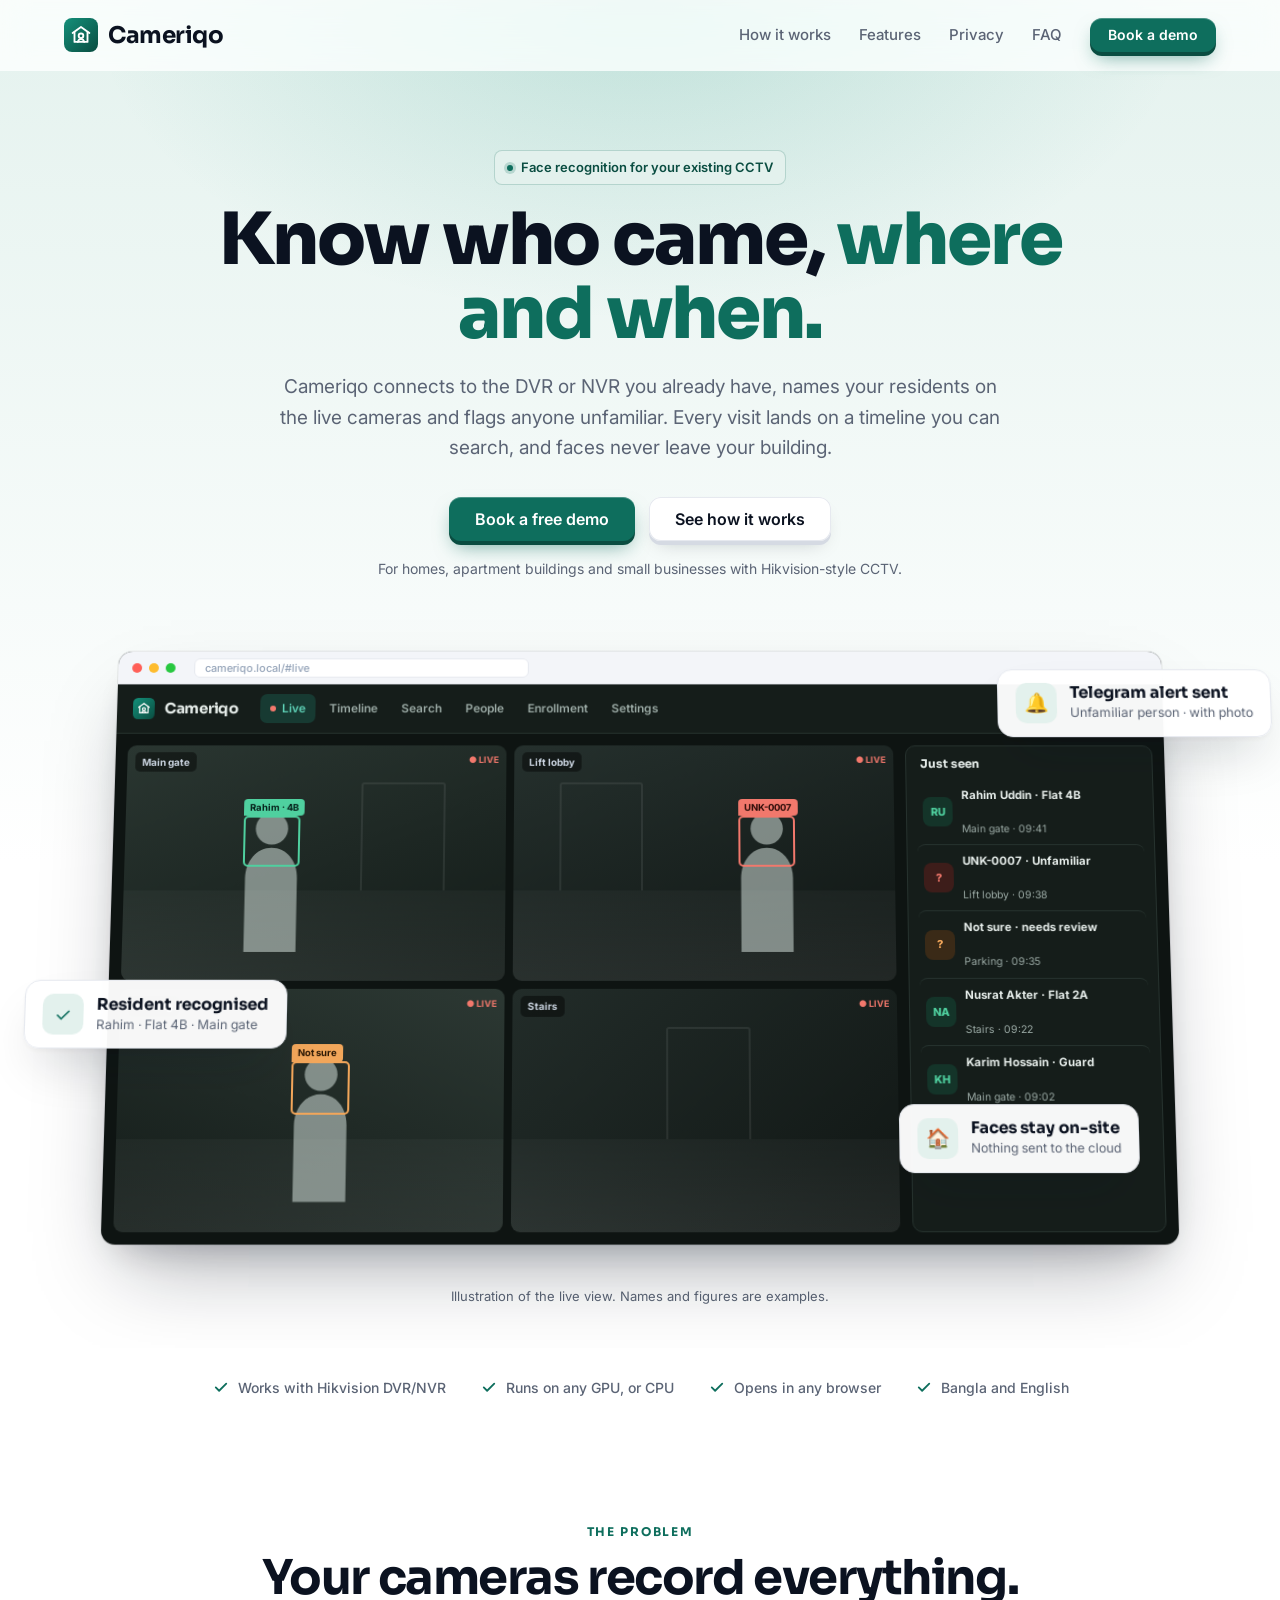
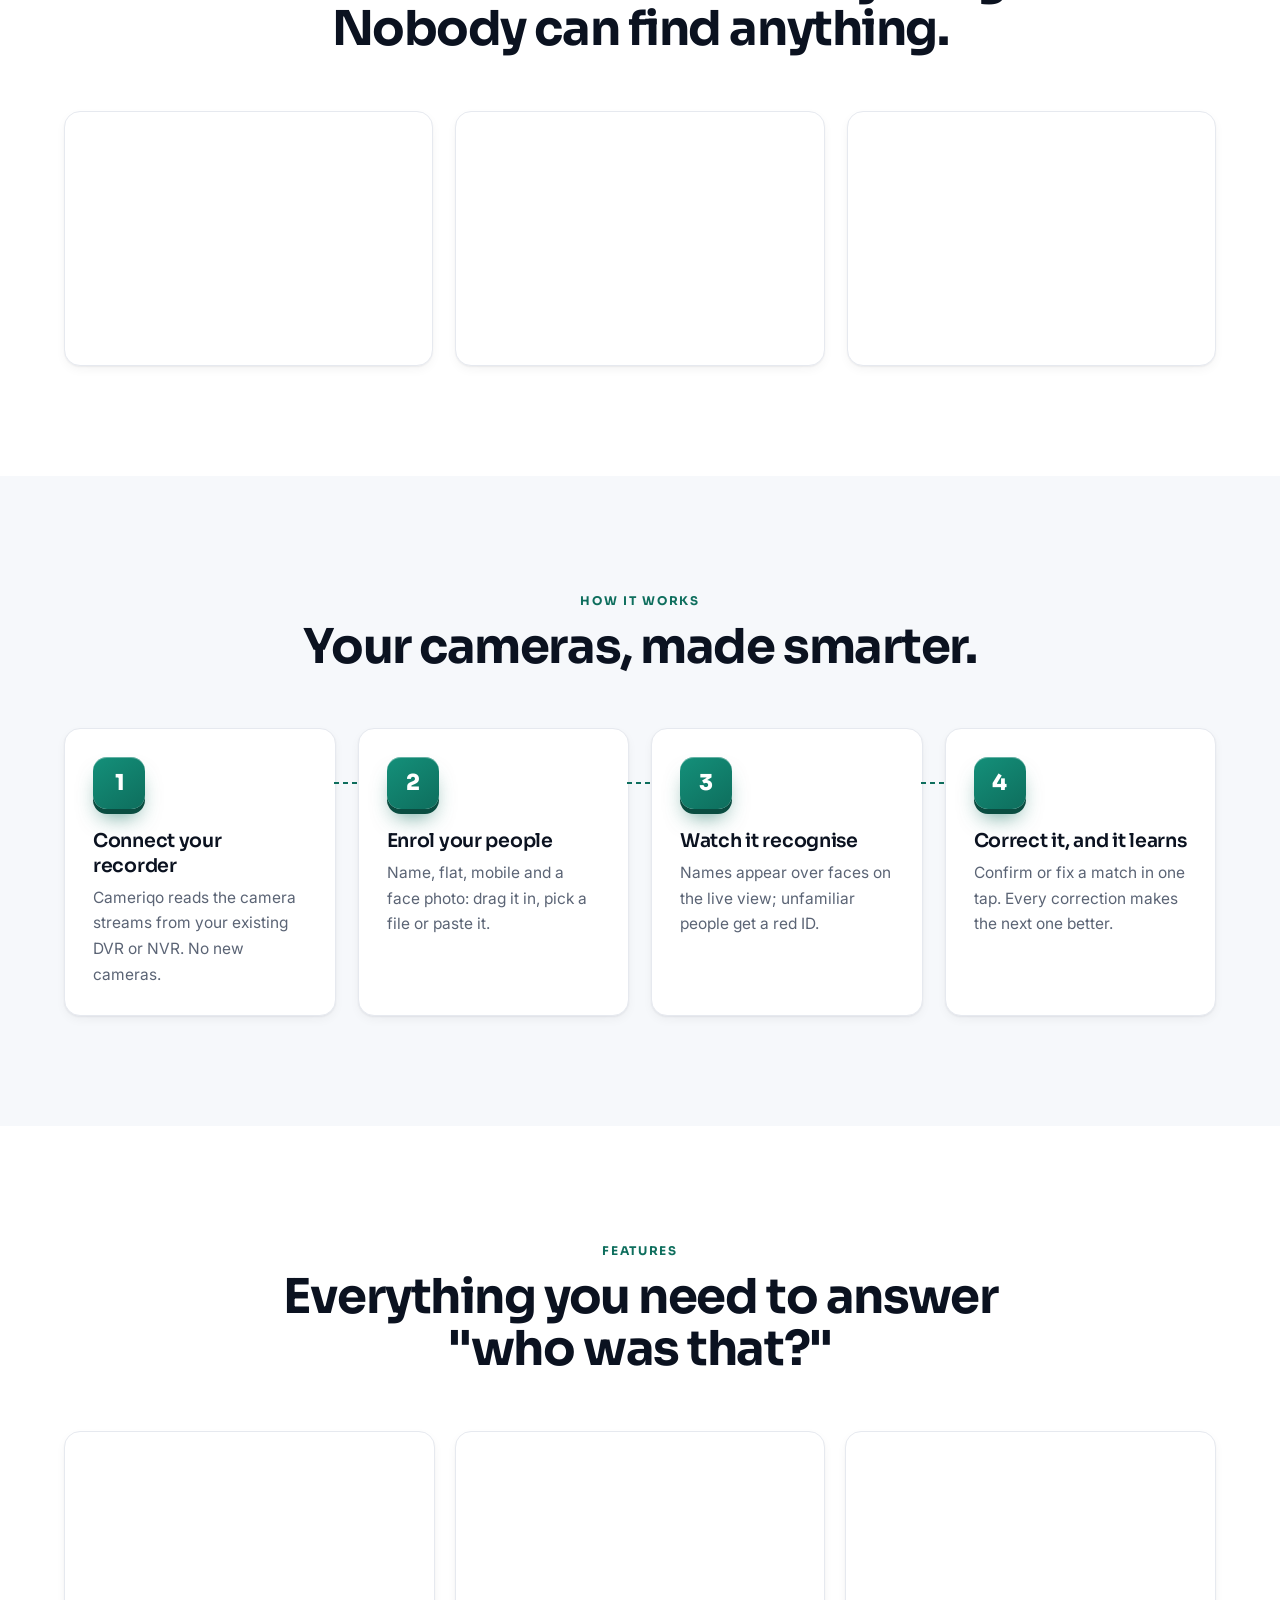
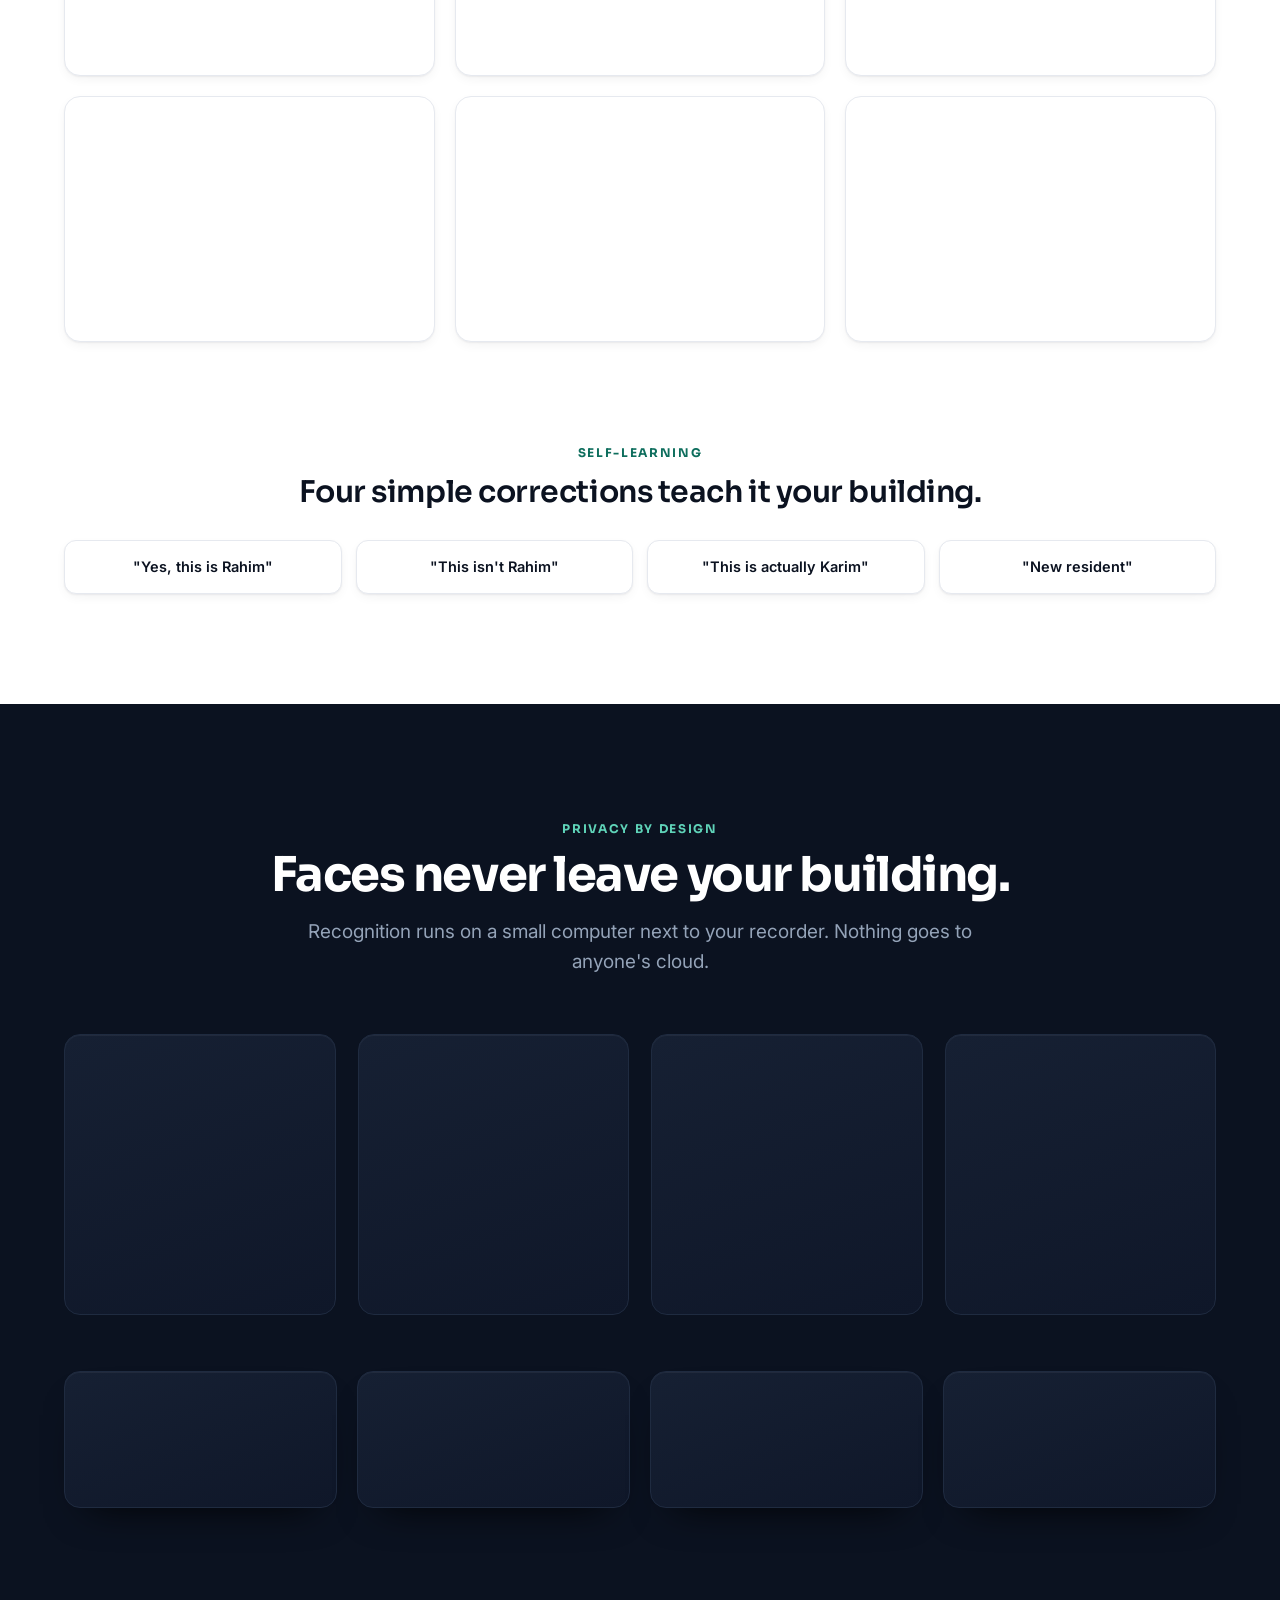
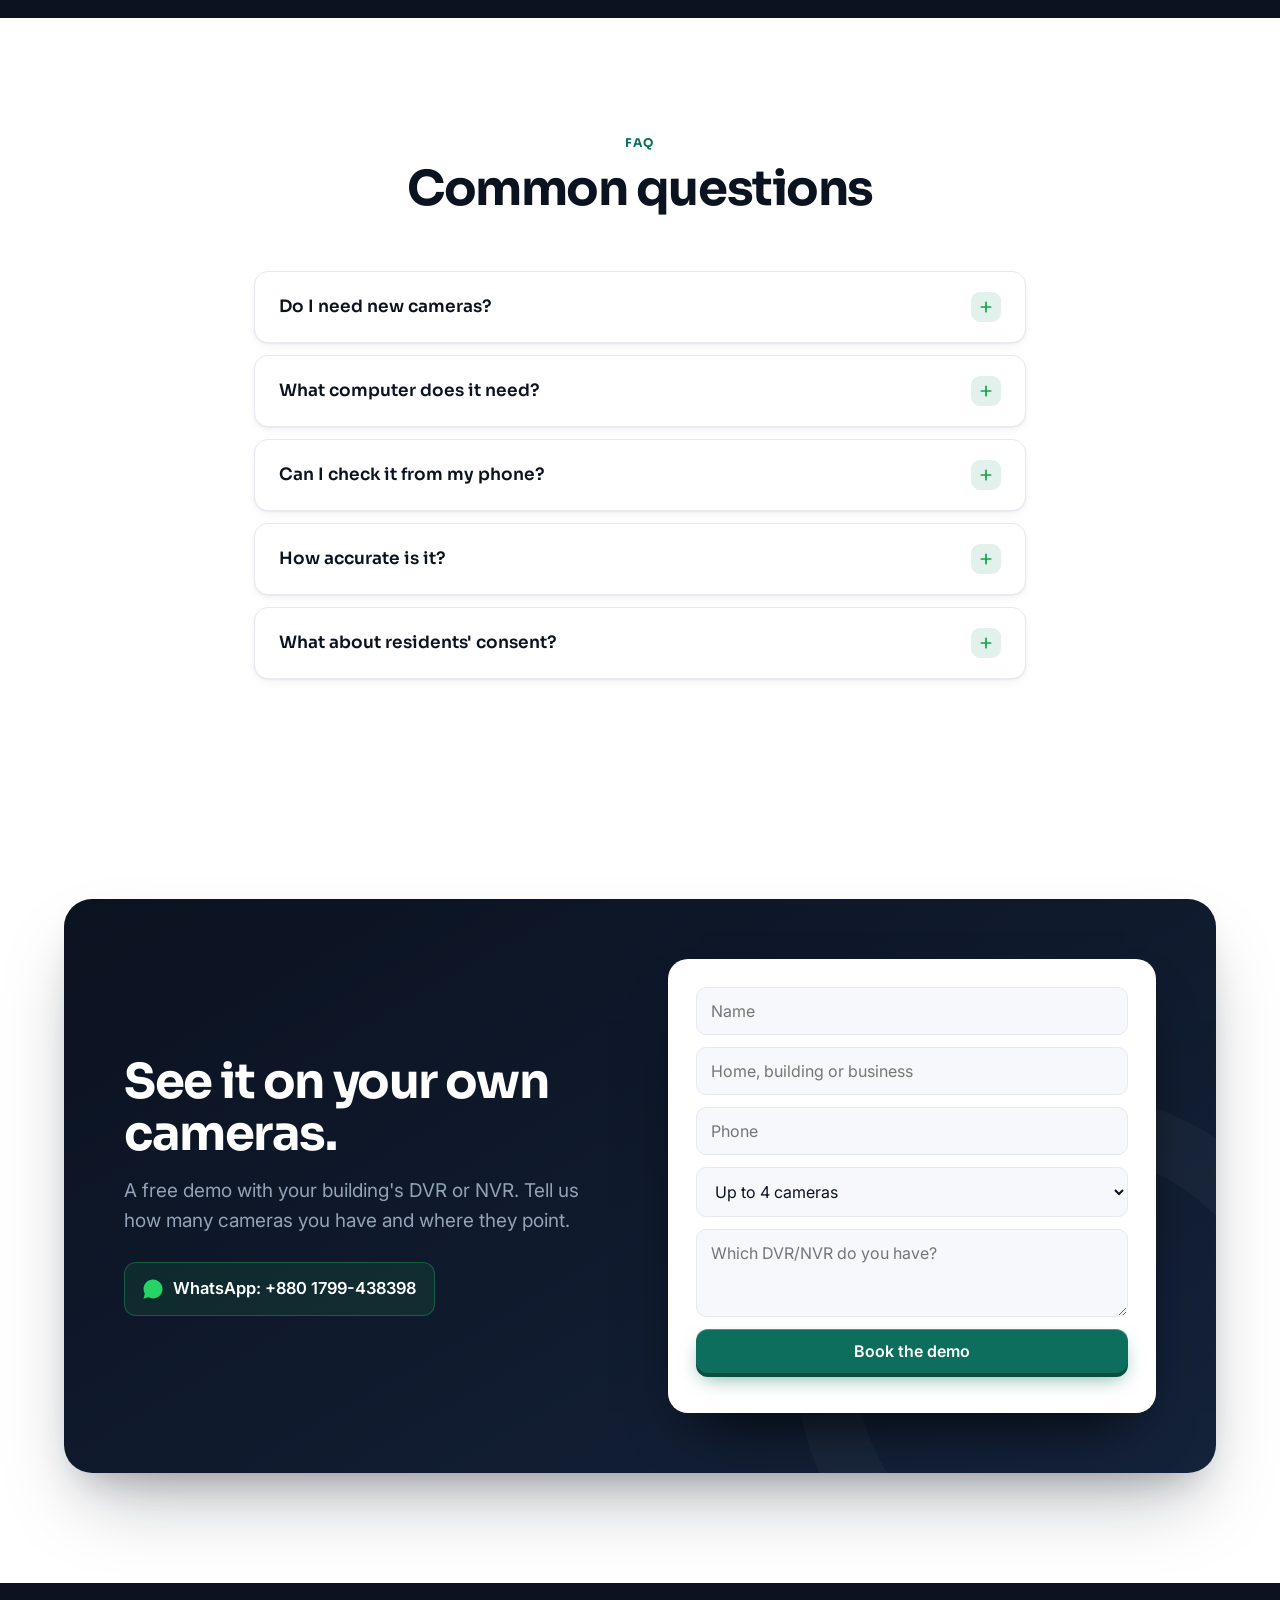
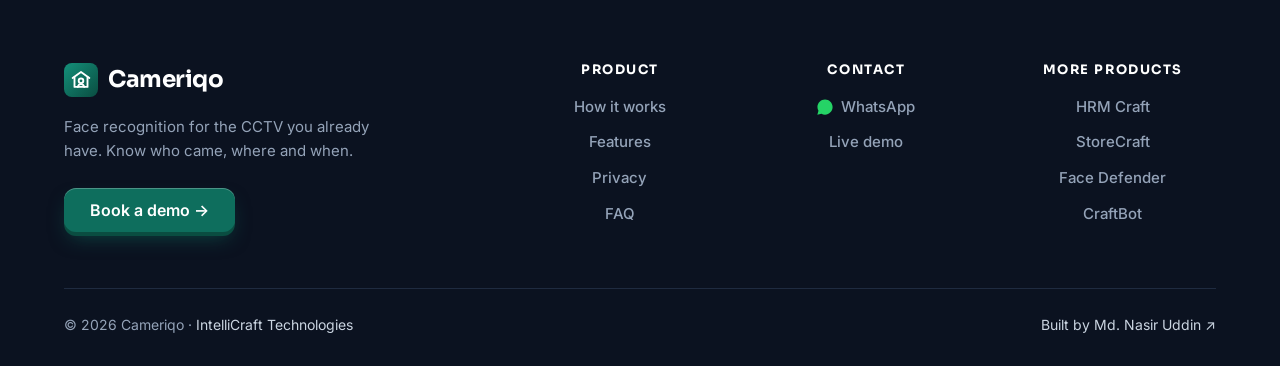
<file: cameriqo/index.html>
<!doctype html>
<html lang="en">
<head>
<meta charset="utf-8">
<meta name="viewport" content="width=device-width, initial-scale=1">
<title>Cameriqo — Know who came, where and when</title>
<meta name="description" content="Cameriqo adds face recognition to the CCTV you already have. It names your residents on live cameras, flags unfamiliar people, and keeps a timeline of who was where, when. Faces never leave your premises.">
<meta property="og:title" content="Cameriqo — Know who came, where and when">
<meta property="og:description" content="Face recognition for your existing CCTV. Residents named, strangers flagged, faces kept on-site.">
<meta name="theme-color" content="#0e6e5d">
<link rel="preconnect" href="https://fonts.googleapis.com">
<link rel="preconnect" href="https://fonts.gstatic.com" crossorigin>
<link href="https://fonts.googleapis.com/css2?family=Inter:wght@400;500;600;700&family=Sora:wght@500;600;700;800&display=swap" rel="stylesheet">
<link rel="stylesheet" href="../shared/product.css">
<style>
:root{--brand:#0e6e5d;--brand-2:#14907a;--brand-ink:#0a4d41;--brand-soft:#e3f1ed}
.hero{background:linear-gradient(180deg,#e4f2ee 0%,#fff 64%)}
.wm{display:flex;align-items:center;gap:10px;text-decoration:none;font:700 23px/1 "Sora",sans-serif;letter-spacing:-.02em;color:var(--ink)}
.wm img{width:34px;height:34px}
footer .wm{color:#fff}
.dark .ftag,.dark .stat strong em{color:#5fd3b8}

/* live-view illustration */
.app{background:#0e1412;color:#e6edea;text-align:left;font-size:12px}
.app-top{display:flex;align-items:center;gap:14px;padding:10px 16px;border-bottom:1px solid #26322e;background:#151d1a}
.app-top .wm{font-size:15px;color:#e6edea}.app-top .wm img{width:22px;height:22px}
.app-nav{display:flex;gap:4px;margin-left:8px}
.app-nav span{padding:5px 10px;border-radius:7px;color:#9aa9a4;font-weight:600}
.app-nav span.on{background:#173a32;color:#5fd3b8}
.app-nav span.on::before{content:"";display:inline-block;width:6px;height:6px;margin-right:6px;border-radius:50%;background:#f2786c;vertical-align:1px;animation:pls 1.4s infinite}
@keyframes pls{50%{opacity:.3}}
.app-body{display:grid;grid-template-columns:1fr 250px;gap:12px;padding:12px}
.cams{display:grid;grid-template-columns:1fr 1fr;gap:8px}
.cam{position:relative;aspect-ratio:16/10;border-radius:9px;overflow:hidden;background:linear-gradient(160deg,#2a3631,#121a17)}
.cam.c2{background:linear-gradient(160deg,#25302d,#0f1513)}.cam.c3{background:linear-gradient(200deg,#2c3833,#141c19)}.cam.c4{background:linear-gradient(140deg,#222c29,#101614)}
.cam .floor{position:absolute;left:0;right:0;bottom:0;height:38%;background:linear-gradient(180deg,rgba(255,255,255,.03),rgba(255,255,255,.08))}
.cam .door{position:absolute;bottom:38%;width:22%;height:46%;border:2px solid rgba(255,255,255,.08);border-bottom:0;border-radius:3px 3px 0 0}
.cam .lbl{position:absolute;left:8px;top:7px;font-size:10px;font-weight:700;color:#cbd5e1;background:rgba(0,0,0,.45);padding:2px 7px;border-radius:5px}
.cam .rec{position:absolute;right:8px;top:8px;font-size:9px;font-weight:700;color:#f2786c}
.person{position:absolute;bottom:12%;width:17%}
.person svg{width:100%;display:block;fill:rgba(210,222,217,.55)}
.fbox{position:absolute;border:2px solid #4fd09f;border-radius:5px}
.fbox b{position:absolute;left:-2px;top:-19px;white-space:nowrap;font-size:9.5px;padding:1px 6px;border-radius:4px 4px 4px 0;background:#4fd09f;color:#06221b}
.fbox.unk{border-color:#f2786c}.fbox.unk b{background:#f2786c;color:#2a0b07}
.fbox.may{border-color:#f2a65a}.fbox.may b{background:#f2a65a;color:#2a1704}
.seen{background:#151d1a;border:1px solid #26322e;border-radius:10px;padding:10px}
.seen h5{font:700 12px/1 "Sora";margin:2px 4px 10px;color:#e6edea}
.ev{display:flex;align-items:center;gap:9px;padding:7px 6px;border-radius:8px}
.ev+.ev{border-top:1px solid #26322e}
.ev .av{flex:none;width:30px;height:30px;border-radius:8px;display:grid;place-items:center;font-weight:800;font-size:11px;background:#143429;color:#4fd09f}
.ev.unk .av{background:#3d1d1a;color:#f2786c}.ev.may .av{background:#3a2a17;color:#f2a65a}
.ev b{display:block;font-size:11.5px;color:#e6edea}.ev small{color:#9aa9a4;font-size:10.5px}
.demo-note{margin-top:46px;font-size:13px;color:var(--muted)}
.chip.c1{top:58%}
.bento{display:grid;grid-template-columns:repeat(3,1fr);gap:20px}
.bento .card h3{font-size:18px}.bento .card p{font-size:15px}
.fix{display:grid;grid-template-columns:repeat(4,1fr);gap:14px;margin-top:8px}
.fix span{padding:14px;border-radius:12px;background:#fff;border:1px solid var(--line);box-shadow:var(--sh-1);font-weight:600;color:var(--ink);font-size:14.5px;text-align:center}
@media(max-width:960px){
  .app-body{grid-template-columns:1fr}.app-nav span:not(.on){display:none}
  .bento{grid-template-columns:1fr 1fr}.fix{grid-template-columns:1fr 1fr}
}
@media(max-width:560px){.bento{grid-template-columns:1fr}.seen .ev:nth-child(n+4){display:none}}
</style>
<link rel="icon" href="logo.svg" type="image/svg+xml">
</head>
<body>
<header><div class="wrap">
  <a class="wm" href="./"><img src="logo.svg" alt="" width="34" height="34"><span>Cameriqo</span></a>
  <nav aria-label="Main">
    <a href="#how">How it works</a>
    <a href="#features">Features</a>
    <a href="#privacy">Privacy</a>
    <a href="#faq">FAQ</a>
    <a class="btn" href="#contact">Book a demo</a>
  </nav>
</div></header>

<main>
<section class="hero">
  <div class="wrap">
    <span class="eyebrow"><i></i>Face recognition for your existing CCTV</span>
    <h1>Know who came, <span class="hl">where and when.</span></h1>
    <p class="lead">Cameriqo connects to the DVR or NVR you already have, names your residents on the live cameras and flags anyone unfamiliar. Every visit lands on a timeline you can search, and faces never leave your building.</p>
    <div class="cta">
      <a class="btn" href="#contact">Book a free demo</a>
      <a class="btn alt" href="#how">See how it works</a>
    </div>
    <small>For homes, apartment buildings and small businesses with Hikvision-style CCTV.</small>

    <div class="stage">
      <div class="stage-inner">
        <div class="screen app">
          <div class="bar"><i></i><i></i><i></i><span>cameriqo.local/#live</span></div>
          <div class="app-top"><span class="wm"><img src="logo.svg" alt="">Cameriqo</span><div class="app-nav"><span class="on">Live</span><span>Timeline</span><span>Search</span><span>People</span><span>Enrollment</span><span>Settings</span></div></div>
          <div class="app-body">
            <div class="cams">
              <div class="cam"><span class="floor"></span><span class="door" style="left:62%"></span><span class="lbl">Main gate</span><span class="rec">● LIVE</span>
                <span class="person" style="left:30%"><svg viewBox="0 0 40 90"><circle cx="20" cy="13" r="10"/><path d="M4 90V44c0-11 7-19 16-19s16 8 16 19v46z"/></svg></span>
                <span class="fbox" style="left:31%;top:30%;width:15%;height:22%"><b>Rahim · 4B</b></span></div>
              <div class="cam c2"><span class="floor"></span><span class="door" style="left:12%"></span><span class="lbl">Lift lobby</span><span class="rec">● LIVE</span>
                <span class="person" style="left:58%"><svg viewBox="0 0 40 90"><circle cx="20" cy="13" r="10"/><path d="M4 90V44c0-11 7-19 16-19s16 8 16 19v46z"/></svg></span>
                <span class="fbox unk" style="left:59%;top:30%;width:15%;height:22%"><b>UNK-0007</b></span></div>
              <div class="cam c3"><span class="floor"></span><span class="lbl">Parking</span><span class="rec">● LIVE</span>
                <span class="person" style="left:44%"><svg viewBox="0 0 40 90"><circle cx="20" cy="13" r="10"/><path d="M4 90V44c0-11 7-19 16-19s16 8 16 19v46z"/></svg></span>
                <span class="fbox may" style="left:45%;top:30%;width:15%;height:22%"><b>Not sure</b></span></div>
              <div class="cam c4"><span class="floor"></span><span class="door" style="left:40%"></span><span class="lbl">Stairs</span><span class="rec">● LIVE</span></div>
            </div>
            <div class="seen">
              <h5>Just seen</h5>
              <div class="ev"><span class="av">RU</span><span><b>Rahim Uddin · Flat 4B</b><small>Main gate · 09:41</small></span></div>
              <div class="ev unk"><span class="av">?</span><span><b>UNK-0007 · Unfamiliar</b><small>Lift lobby · 09:38</small></span></div>
              <div class="ev may"><span class="av">?</span><span><b>Not sure · needs review</b><small>Parking · 09:35</small></span></div>
              <div class="ev"><span class="av">NA</span><span><b>Nusrat Akter · Flat 2A</b><small>Stairs · 09:22</small></span></div>
              <div class="ev"><span class="av">KH</span><span><b>Karim Hossain · Guard</b><small>Main gate · 09:02</small></span></div>
            </div>
          </div>
        </div>
        <div class="chip c1"><span class="ci">✓</span><span><b>Resident recognised</b><small>Rahim · Flat 4B · Main gate</small></span></div>
        <div class="chip c2"><span class="ci">🔔</span><span><b>Telegram alert sent</b><small>Unfamiliar person · with photo</small></span></div>
        <div class="chip c3"><span class="ci">🏠</span><span><b>Faces stay on-site</b><small>Nothing sent to the cloud</small></span></div>
      </div>
    </div>
    <p class="demo-note">Illustration of the live view. Names and figures are examples.</p>
  </div>
</section>

<div class="trust"><div class="wrap">
  <span class="t"><svg width="18" height="18" viewBox="0 0 24 24" fill="none" stroke="currentColor" stroke-width="2.4" stroke-linecap="round" stroke-linejoin="round"><path d="m5 12.5 4.5 4.5L19 7.5"/></svg>Works with Hikvision DVR/NVR</span>
  <span class="t"><svg width="18" height="18" viewBox="0 0 24 24" fill="none" stroke="currentColor" stroke-width="2.4" stroke-linecap="round" stroke-linejoin="round"><path d="m5 12.5 4.5 4.5L19 7.5"/></svg>Runs on any GPU, or CPU</span>
  <span class="t"><svg width="18" height="18" viewBox="0 0 24 24" fill="none" stroke="currentColor" stroke-width="2.4" stroke-linecap="round" stroke-linejoin="round"><path d="m5 12.5 4.5 4.5L19 7.5"/></svg>Opens in any browser</span>
  <span class="t"><svg width="18" height="18" viewBox="0 0 24 24" fill="none" stroke="currentColor" stroke-width="2.4" stroke-linecap="round" stroke-linejoin="round"><path d="m5 12.5 4.5 4.5L19 7.5"/></svg>Bangla and English</span>
</div></div>

<section>
  <div class="wrap">
    <div class="sec-head">
      <span class="ftag">The problem</span>
      <h2>Your cameras record everything. Nobody can find anything.</h2>
    </div>
    <div class="cards3">
      <div class="card warn" data-tilt="8"><div class="ico3d lift">📼</div><h3 class="lift">Hours of footage, no answers</h3><p>"Who came in last night?" means scrubbing through recordings, camera by camera.</p></div>
      <div class="card warn" data-tilt="8"><div class="ico3d lift">❓</div><h3 class="lift">Strangers blend in</h3><p>In a busy building, nobody can tell a visitor from a resident on a small CCTV screen.</p></div>
      <div class="card warn" data-tilt="8"><div class="ico3d lift">🧍</div><h3 class="lift">Guards can't know every face</h3><p>Shifts change, residents move in and out, and memory is the only record.</p></div>
    </div>
  </div>
</section>

<section id="how" class="alt-bg">
  <div class="wrap">
    <div class="sec-head">
      <span class="ftag">How it works</span>
      <h2>Your cameras, made smarter.</h2>
    </div>
    <ol class="steps">
      <li><h3>Connect your recorder</h3><p>Cameriqo reads the camera streams from your existing DVR or NVR. No new cameras.</p></li>
      <li><h3>Enrol your people</h3><p>Name, flat, mobile and a face photo: drag it in, pick a file or paste it.</p></li>
      <li><h3>Watch it recognise</h3><p>Names appear over faces on the live view; unfamiliar people get a red ID.</p></li>
      <li><h3>Correct it, and it learns</h3><p>Confirm or fix a match in one tap. Every correction makes the next one better.</p></li>
    </ol>
  </div>
</section>

<section id="features">
  <div class="wrap">
    <div class="sec-head">
      <span class="ftag">Features</span>
      <h2>Everything you need to answer "who was that?"</h2>
    </div>
    <div class="bento">
      <div class="card" data-tilt="7"><div class="ico3d lift">📺</div><h3 class="lift">Live view</h3><p>Four cameras at once, with each resident's name and flat over their face and a red ID for anyone unfamiliar.</p></div>
      <div class="card" data-tilt="7"><div class="ico3d lift">👀</div><h3 class="lift">Just seen</h3><p>Each person once, with their clearest face shot, date, time and camera. Filter by camera or by type.</p></div>
      <div class="card" data-tilt="7"><div class="ico3d lift">🗓️</div><h3 class="lift">Timeline and search</h3><p>Who was where, when. Search footage by date, time and person, or find everyone seen on two or more cameras.</p></div>
      <div class="card" data-tilt="7"><div class="ico3d lift">🧠</div><h3 class="lift">Learns from you</h3><p>Uncertain matches go to review instead of guessing. Your corrections teach it your residents' faces.</p></div>
      <div class="card" data-tilt="7"><div class="ico3d lift">🔔</div><h3 class="lift">Telegram alerts</h3><p>Set rules by camera, person and time, like an unfamiliar person at the gate after 11 pm, and get a photo instantly.</p></div>
      <div class="card" data-tilt="7"><div class="ico3d lift">🌗</div><h3 class="lift">Made for everyone</h3><p>Bangla or English, light or dark, on a phone, tablet or the TV in the guard room.</p></div>
    </div>

    <div class="sec-head" style="margin:96px auto 28px">
      <span class="ftag">Self-learning</span>
      <h3 style="font-size:clamp(22px,2.6vw,30px)">Four simple corrections teach it your building.</h3>
    </div>
    <div class="fix"><span>"Yes, this is Rahim"</span><span>"This isn't Rahim"</span><span>"This is actually Karim"</span><span>"New resident"</span></div>
  </div>
</section>

<section id="privacy" class="dark">
  <div class="wrap">
    <div class="sec-head">
      <span class="ftag">Privacy by design</span>
      <h2>Faces never leave your building.</h2>
      <p class="lead">Recognition runs on a small computer next to your recorder. Nothing goes to anyone's cloud.</p>
    </div>
    <div class="cards3 four">
      <div class="card" data-tilt="8"><div class="ico3d lift">🏠</div><h3 class="lift">Processed on-site</h3><p>Video, faces and the database stay on your premises.</p></div>
      <div class="card" data-tilt="8"><div class="ico3d lift">🔐</div><h3 class="lift">Secured logins</h3><p>Passwords are hashed and the recorder password is encrypted on the machine.</p></div>
      <div class="card" data-tilt="8"><div class="ico3d lift">🧹</div><h3 class="lift">Automatic clean-up</h3><p>You choose how long images are kept; older ones are deleted on their own.</p></div>
      <div class="card" data-tilt="8"><div class="ico3d lift">🗑️</div><h3 class="lift">Delete on request</h3><p>Remove a person and every image of them in one step.</p></div>
    </div>
    <div class="stats">
      <div class="stat" data-tilt="10"><strong>4</strong><span>live cameras at once</span></div>
      <div class="stat" data-tilt="10"><strong>0</strong><span>face images sent to the cloud</span></div>
      <div class="stat" data-tilt="10"><strong>24<em>/7</em></strong><span>recognition and alerts</span></div>
      <div class="stat" data-tilt="10"><strong>BN<em>+</em>EN</strong><span>Bangla and English</span></div>
    </div>
  </div>
</section>

<section id="faq">
  <div class="wrap faq">
    <div class="sec-head">
      <span class="ftag">FAQ</span>
      <h2>Common questions</h2>
    </div>
    <details><summary>Do I need new cameras?</summary><p>No. Cameriqo reads the streams from your existing Hikvision-style DVR or NVR. For the best results, one camera near the entrance at face height, in full 1080p, with a white light at night.</p></details>
    <details><summary>What computer does it need?</summary><p>A small Windows PC next to your recorder. Any DirectX 12 graphics card speeds it up (AMD, Intel or NVIDIA); without one it runs on the processor.</p></details>
    <details><summary>Can I check it from my phone?</summary><p>Yes. It opens in any browser, and secure remote access lets you check it from outside, behind a login with lockout after repeated wrong tries.</p></details>
    <details><summary>How accurate is it?</summary><p>It depends most on the camera: face height, resolution and night lighting matter more than any setting. When it isn't sure, it says "not sure" and asks you to review, rather than guessing a name. Your corrections improve it over time.</p></details>
    <details><summary>What about residents' consent?</summary><p>Only the people you enrol are named. Faces stay on your premises, images are deleted on the schedule you set, and a person can be removed with all their images at any time.</p></details>
  </div>
</section>

<section id="contact" style="padding-bottom:0">
  <div class="wrap">
    <div class="contact">
      <div>
        <h2>See it on your own cameras.</h2>
        <p class="lead">A free demo with your building's DVR or NVR. Tell us how many cameras you have and where they point.</p>
        <a class="wa" href="https://wa.me/8801799438398" target="_blank" rel="noopener"><svg width="20" height="20" viewBox="0 0 24 24" aria-hidden="true"><path fill="currentColor" d="M12.04.63C5.76.63.65 5.74.65 12.02c0 2.01.52 3.97 1.52 5.7L.55 23.63l6.04-1.58a11.36 11.36 0 0 0 5.44 1.39c6.28 0 11.39-5.11 11.39-11.39S18.32.63 12.04.63zm5.43 13.75c-.3-.15-1.76-.87-2.03-.97-.27-.1-.47-.15-.67.15-.2.3-.77.97-.94 1.17-.17.2-.35.22-.65.07-.3-.15-1.26-.46-2.4-1.48-.89-.79-1.49-1.77-1.66-2.07-.17-.3-.02-.46.13-.61.13-.13.3-.35.45-.52.15-.17.2-.3.3-.5.1-.2.05-.37-.02-.52-.08-.15-.67-1.61-.92-2.21-.24-.58-.49-.5-.67-.51h-.57c-.2 0-.52.07-.8.37-.27.3-1.04 1.02-1.04 2.48s1.07 2.88 1.21 3.08c.15.2 2.1 3.2 5.08 4.49 2.47 1.07 2.97.86 3.56.8.57-.09 1.76-.72 2.01-1.41.25-.69.25-1.29.17-1.41-.07-.12-.27-.2-.57-.35z"/></svg>WhatsApp: +880 1799-438398</a>
      </div>
      <form id="demo" data-product="Cameriqo" data-wa="8801799438398">
        <input name="name" aria-label="Name" required placeholder="Name">
        <input name="place" aria-label="Home, building or business" required placeholder="Home, building or business">
        <input name="phone" aria-label="Phone" required placeholder="Phone">
        <select name="cams" aria-label="Number of cameras"><option>Up to 4 cameras</option><option>5–16 cameras</option><option>More than 16 cameras</option></select>
        <textarea name="msg" rows="3" aria-label="Message" placeholder="Which DVR/NVR do you have?"></textarea>
        <button class="btn" type="submit">Book the demo</button>
        <p class="status" role="status"></p>
      </form>
    </div>
  </div>
</section>
</main>

<footer><div class="wrap">
  <div class="f-top">
    <div class="f-brand">
      <span class="wm"><img src="logo.svg" alt="" width="34" height="34"><span>Cameriqo</span></span>
      <p>Face recognition for the CCTV you already have. Know who came, where and when.</p>
      <a class="btn" href="#contact">Book a demo →</a>
    </div>
    <nav class="f-col" aria-label="Product"><h4>Product</h4><a href="#how">How it works</a><a href="#features">Features</a><a href="#privacy">Privacy</a><a href="#faq">FAQ</a></nav>
    <nav class="f-col" aria-label="Contact"><h4>Contact</h4><a class="wa-l" href="https://wa.me/8801799438398" target="_blank" rel="noopener"><svg width="16" height="16" viewBox="0 0 24 24" aria-hidden="true"><path fill="currentColor" d="M12.04.63C5.76.63.65 5.74.65 12.02c0 2.01.52 3.97 1.52 5.7L.55 23.63l6.04-1.58a11.36 11.36 0 0 0 5.44 1.39c6.28 0 11.39-5.11 11.39-11.39S18.32.63 12.04.63zm5.43 13.75c-.3-.15-1.76-.87-2.03-.97-.27-.1-.47-.15-.67.15-.2.3-.77.97-.94 1.17-.17.2-.35.22-.65.07-.3-.15-1.26-.46-2.4-1.48-.89-.79-1.49-1.77-1.66-2.07-.17-.3-.02-.46.13-.61.13-.13.3-.35.45-.52.15-.17.2-.3.3-.5.1-.2.05-.37-.02-.52-.08-.15-.67-1.61-.92-2.21-.24-.58-.49-.5-.67-.51h-.57c-.2 0-.52.07-.8.37-.27.3-1.04 1.02-1.04 2.48s1.07 2.88 1.21 3.08c.15.2 2.1 3.2 5.08 4.49 2.47 1.07 2.97.86 3.56.8.57-.09 1.76-.72 2.01-1.41.25-.69.25-1.29.17-1.41-.07-.12-.27-.2-.57-.35z"/></svg>WhatsApp</a><a href="#contact">Live demo</a></nav>
    <nav class="f-col" aria-label="More products"><h4>More products</h4><a href="../hrm/">HRM Craft</a><a href="../storecraft/">StoreCraft</a><a href="../face-defender/">Face Defender</a><a href="../craftbot/">CraftBot</a></nav>
  </div>
  <div class="f-bottom"><span>© 2026 Cameriqo · <a href="https://www.intellicrafttechnologies.com/" target="_blank" rel="noopener">IntelliCraft Technologies</a></span><a href="../" target="_blank" rel="noopener">Built by Md. Nasir Uddin ↗</a></div>
</div></footer>
<script src="../shared/product.js"></script>
</body>
</html>
</file>
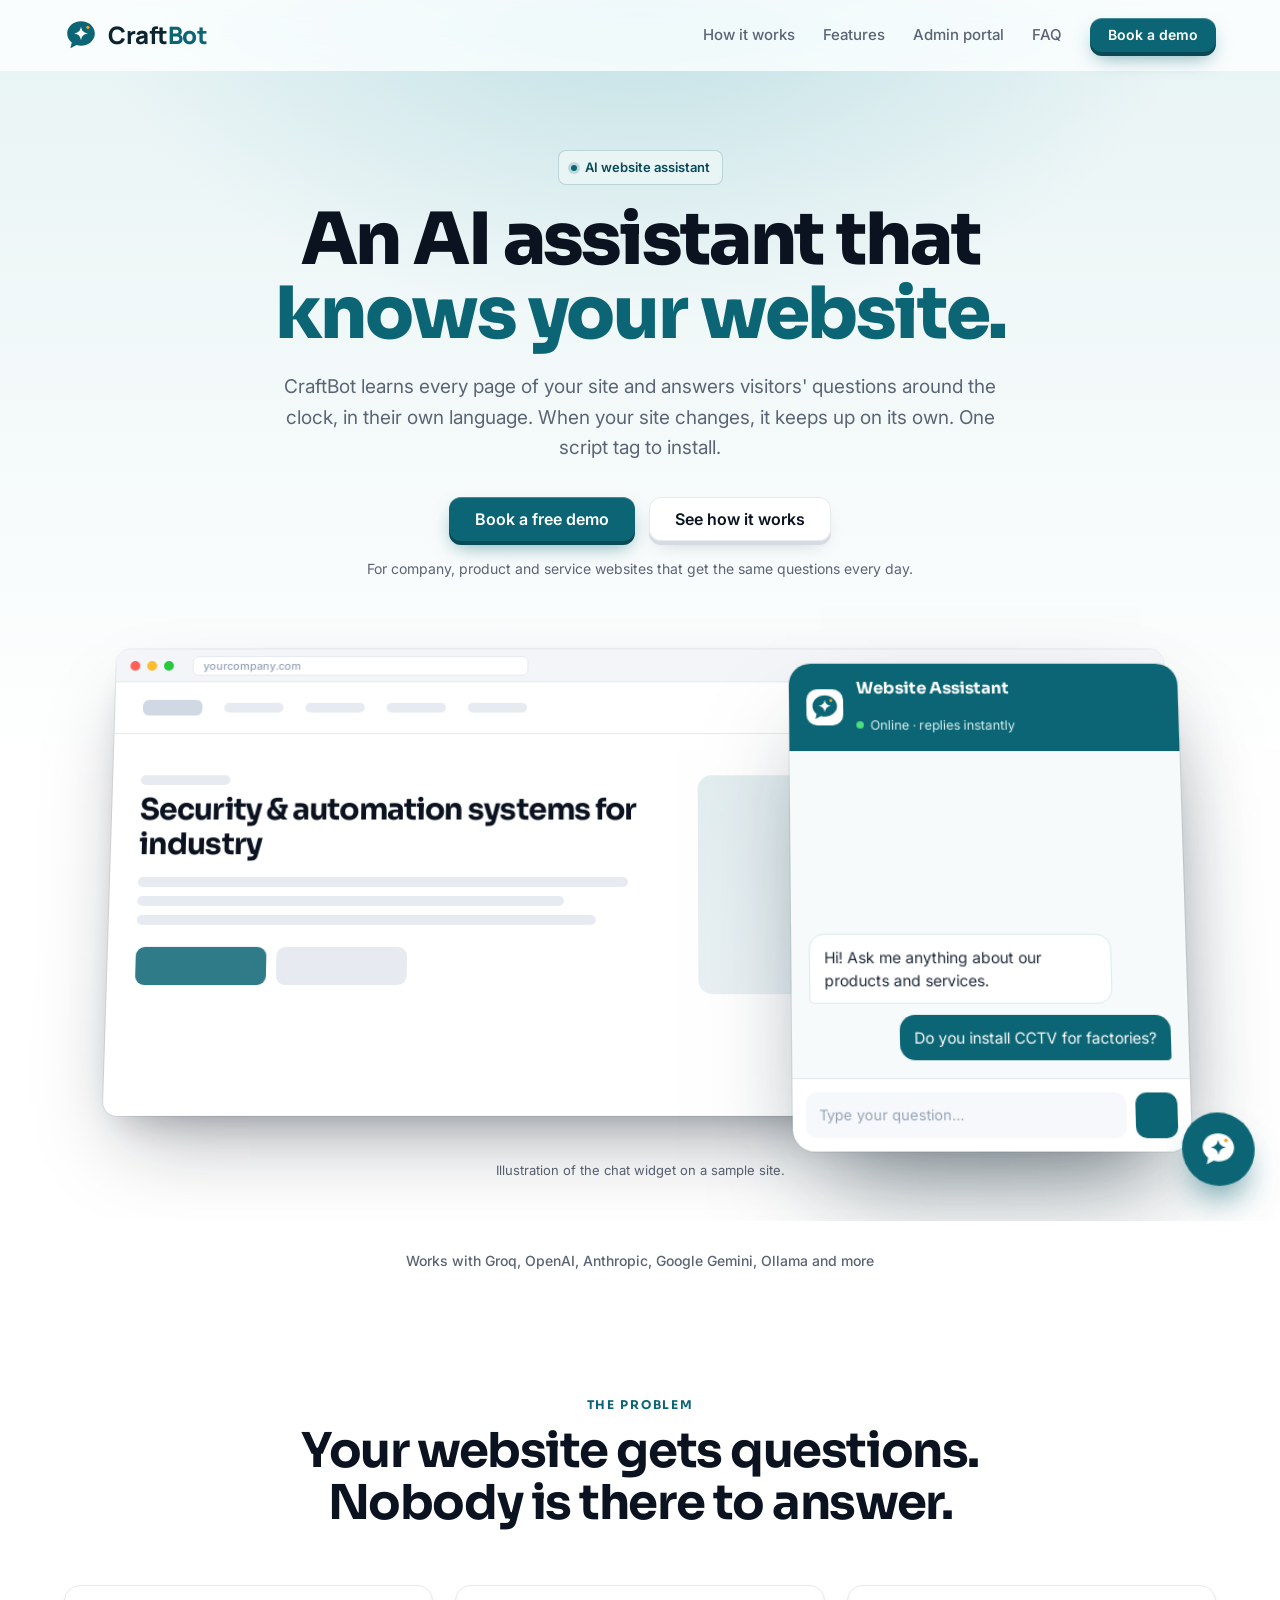
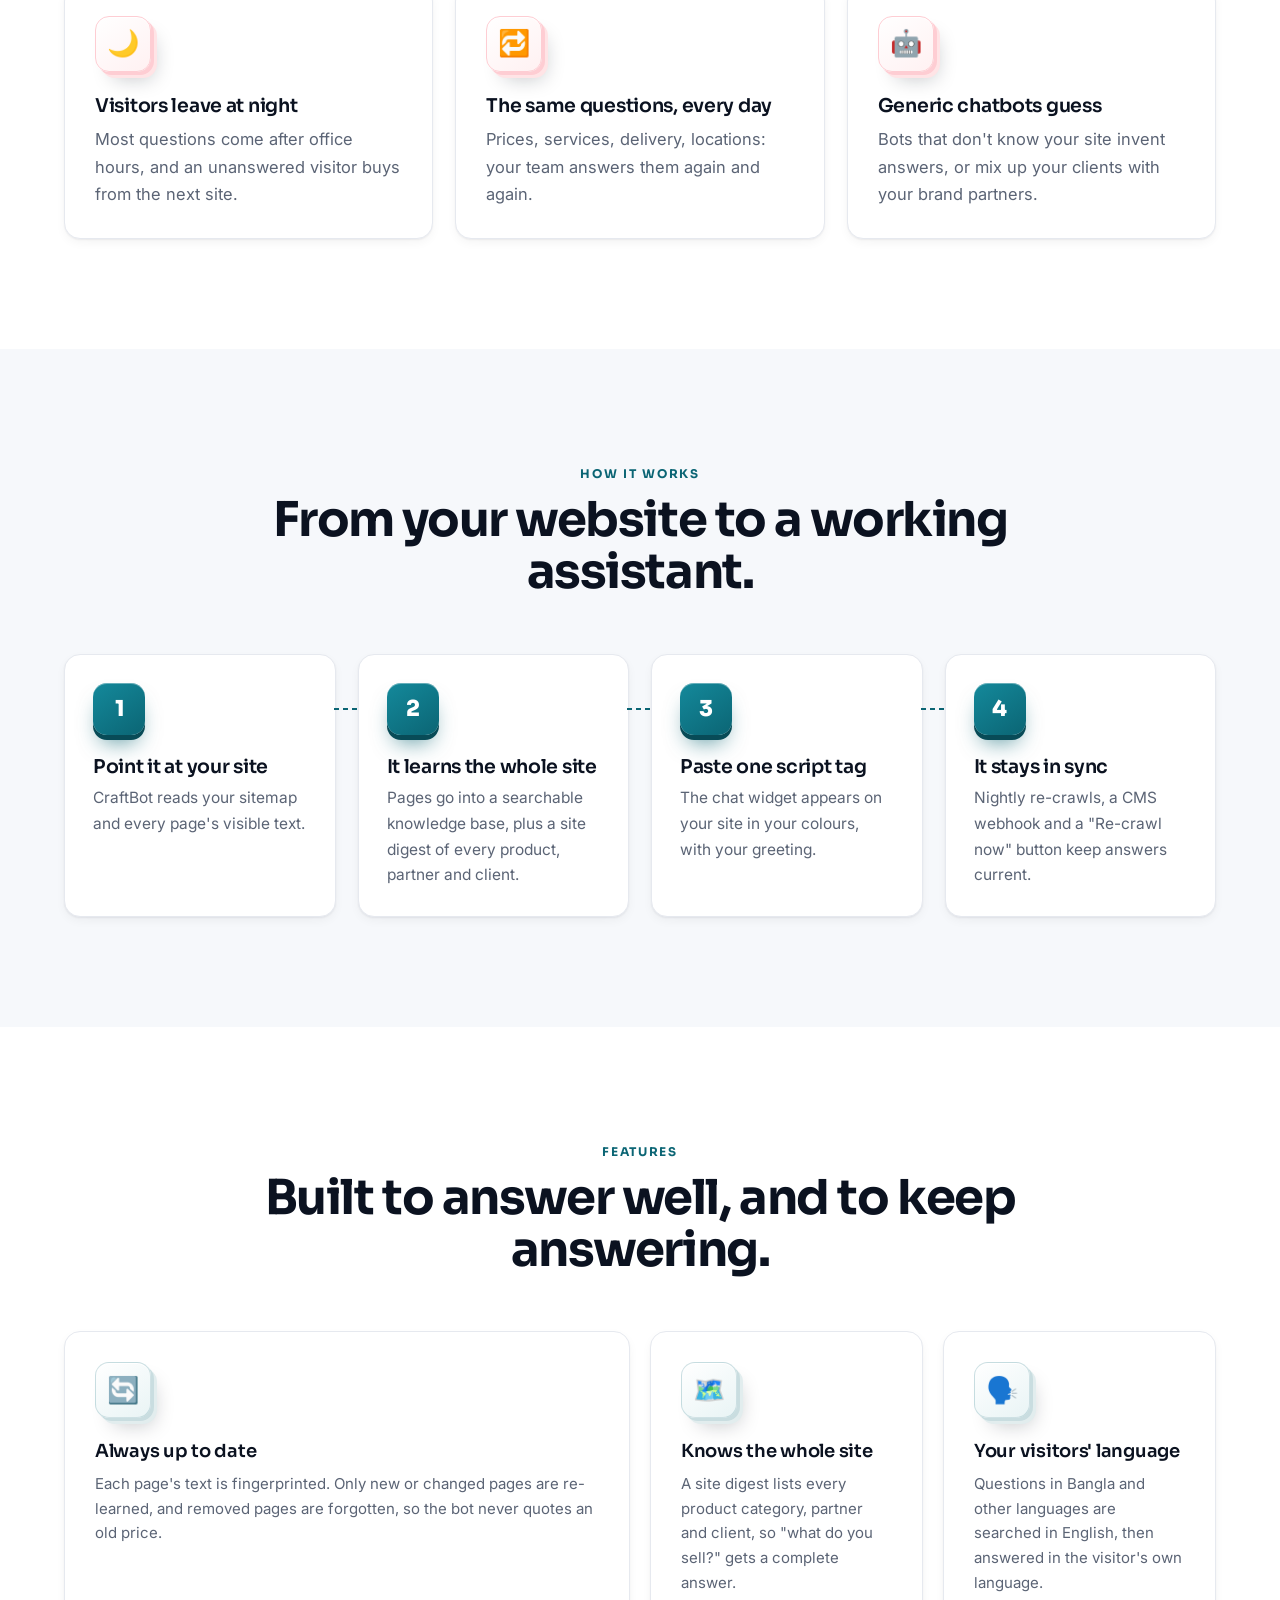
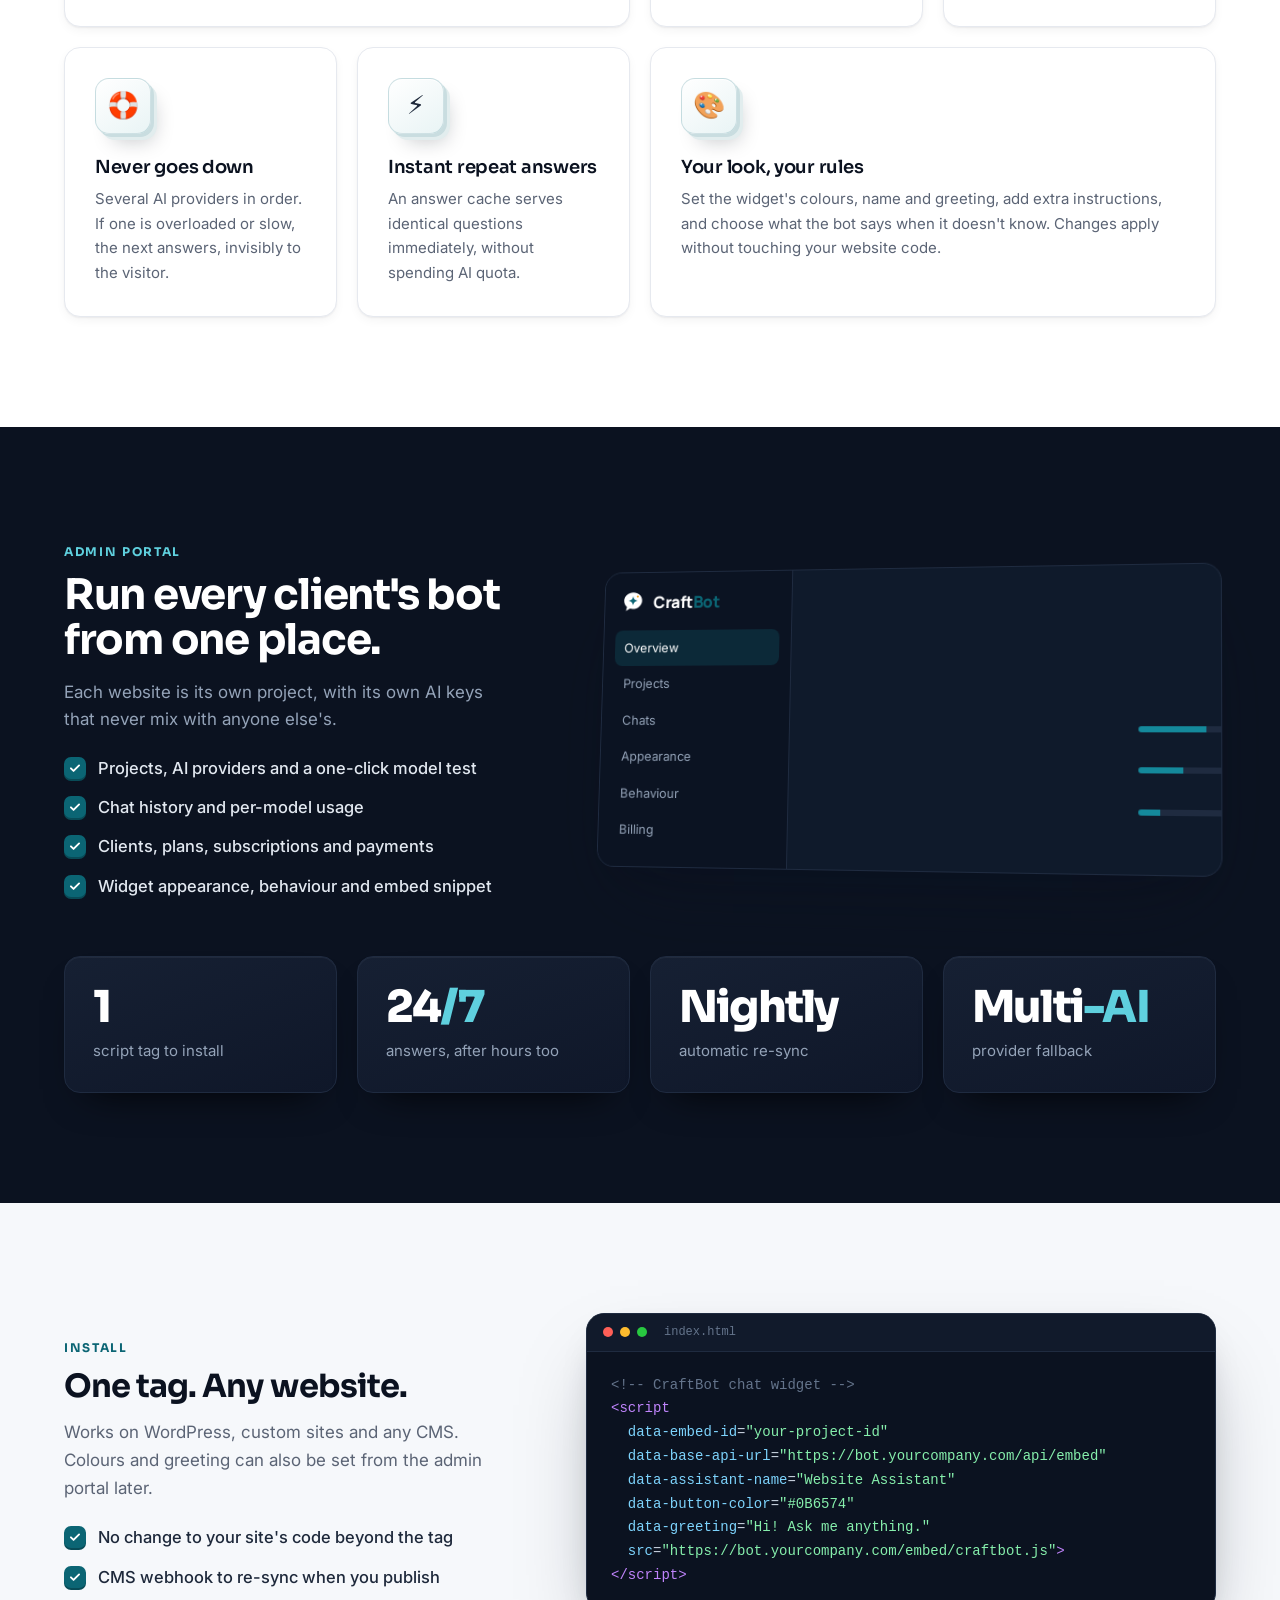
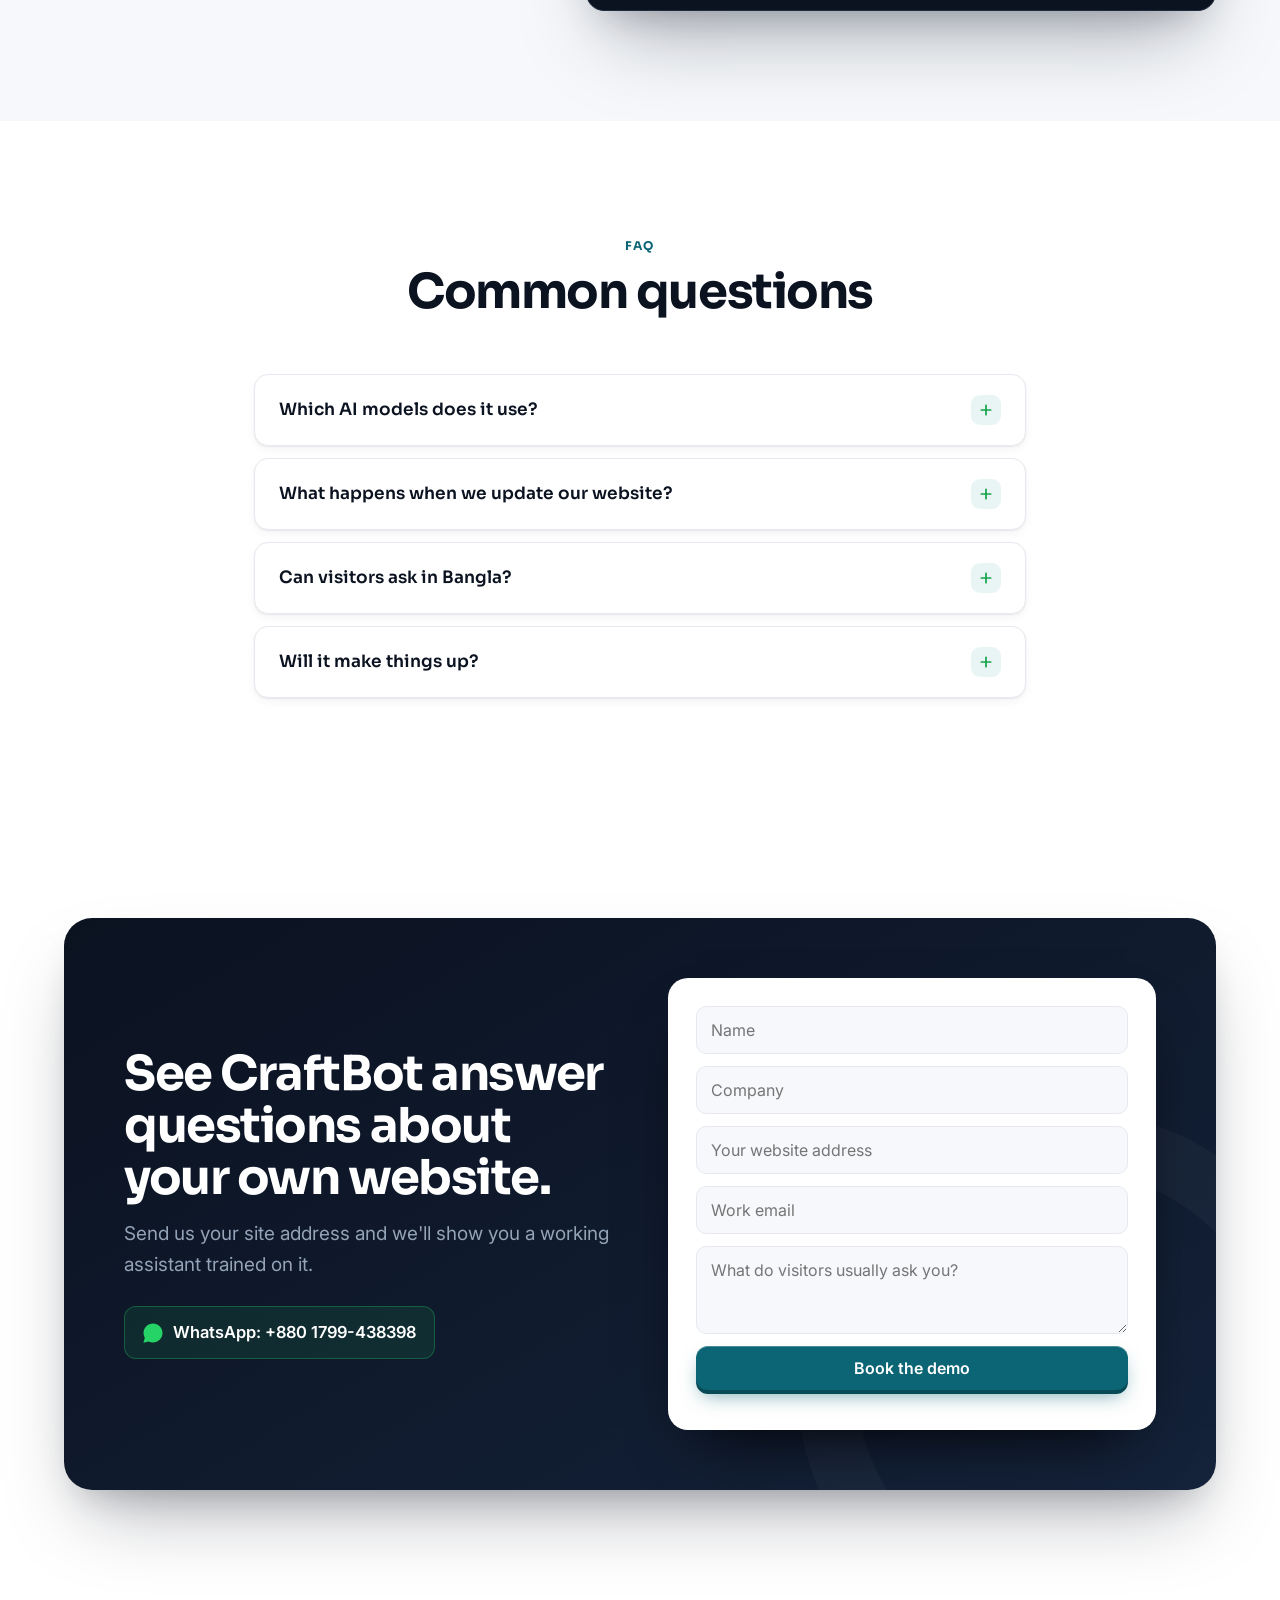
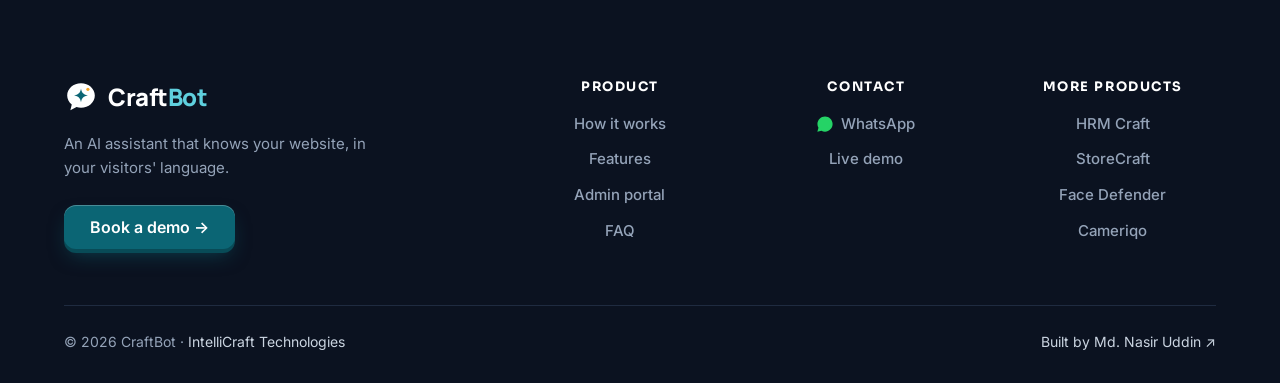
<file: craftbot/index.html>
<!doctype html>
<html lang="en">
<head>
<meta charset="utf-8">
<meta name="viewport" content="width=device-width, initial-scale=1">
<title>CraftBot — An AI assistant that knows your website</title>
<meta name="description" content="CraftBot is an AI chat assistant for business websites. It learns every page of your site, stays in sync automatically, answers in your visitors' language and never goes down when one AI provider does.">
<meta property="og:title" content="CraftBot — An AI assistant that knows your website">
<meta property="og:description" content="Learns your whole site, stays in sync, answers in your visitors' language. One script tag to install.">
<meta name="theme-color" content="#0B6574">
<link rel="preconnect" href="https://fonts.googleapis.com">
<link rel="preconnect" href="https://fonts.gstatic.com" crossorigin>
<link href="https://fonts.googleapis.com/css2?family=Inter:wght@400;500;600;700&family=Sora:wght@500;600;700;800&family=Manrope:wght@800&family=Hind+Siliguri:wght@500&display=swap" rel="stylesheet">
<link rel="stylesheet" href="../shared/product.css">
<style>
:root{--brand:#0B6574;--brand-2:#14899b;--brand-ink:#084B57;--brand-soft:#e9f4f5;--amber:#F5A524;--cb-ink:#0C2430}
.hero{background:linear-gradient(180deg,#e7f3f4 0%,#fff 64%)}
.hl{color:var(--brand)}
.wm{display:flex;align-items:center;gap:10px;text-decoration:none;font:800 24px/1 "Manrope",sans-serif;letter-spacing:-.5px;color:var(--cb-ink)}
.wm img{width:34px;height:34px}
.wm b{color:var(--brand);font-weight:800}
footer .wm{color:#fff}footer .wm b{color:#5fd0de}
.dark .stat strong em,.dark .ftag{color:#5fd0de}

/* mock website + widget in the hero stage */
.site{background:#fff}
.site .nav{display:flex;align-items:center;gap:22px;padding:18px 28px;border-bottom:1px solid var(--line)}
.sk{display:block;height:10px;border-radius:6px;background:#e7ebf1}
.site .logo-sk{width:120px;height:16px;background:#cfd8e3}
.site .nav .sk{width:60px}
.site .body{display:grid;grid-template-columns:1.2fr 1fr;gap:28px;padding:42px 28px 120px;text-align:left}
.site h4{font:700 30px/1.15 var(--head);color:var(--ink);letter-spacing:-.03em;margin:8px 0 16px}
.site .img-sk{height:220px;border-radius:14px;background:linear-gradient(135deg,#e2edf0,#f3f6f9)}
.site .row{display:flex;gap:10px;margin-top:22px}
.site .row .sk{height:38px;width:130px;border-radius:9px}
.site .row .sk.p{background:var(--brand);opacity:.85}
.widget{position:absolute;right:3%;bottom:-6%;width:360px;border-radius:20px;background:#fff;box-shadow:0 50px 90px -30px rgba(12,36,48,.55),0 0 0 1px rgba(12,36,48,.08);overflow:hidden;transform:translateZ(150px);text-align:left;z-index:3}
.widget .wh{display:flex;align-items:center;gap:12px;padding:14px 16px;background:var(--brand);color:#fff}
.widget .wh img{width:34px;height:34px;background:#fff;border-radius:10px;padding:3px}
.widget .wh b{display:block;font:700 15px/1.2 var(--head)}
.widget .wh small{font-size:12px;color:#d7f0f2;display:flex;align-items:center;gap:6px}
.widget .wh small::before{content:"";width:7px;height:7px;border-radius:50%;background:#4ade80}
.msgs{height:300px;padding:16px;display:flex;flex-direction:column;justify-content:flex-end;gap:10px;overflow:hidden;background:#f6fafa}
.msg{max-width:84%;padding:10px 13px;border-radius:14px;font-size:14px;line-height:1.5;opacity:0;transform:translateY(8px);transition:opacity .35s,transform .35s}
.msg.show{opacity:1;transform:none}
.msg.bot{align-self:flex-start;background:#fff;border:1px solid #dcebed;color:var(--ink-2);border-bottom-left-radius:4px}
.msg.me{align-self:flex-end;background:var(--brand);color:#fff;border-bottom-right-radius:4px}
.msg[lang=bn]{font-family:"Hind Siliguri",sans-serif}
.typing{align-self:flex-start;display:none;gap:4px;padding:12px 14px;background:#fff;border:1px solid #dcebed;border-radius:14px}
.typing.show{display:flex}
.typing i{width:6px;height:6px;border-radius:50%;background:#94a3b8;animation:blink 1s infinite}
.typing i:nth-child(2){animation-delay:.15s}.typing i:nth-child(3){animation-delay:.3s}
@keyframes blink{0%,100%{opacity:.3}50%{opacity:1}}
.widget .in{display:flex;gap:8px;padding:12px;border-top:1px solid var(--line)}
.widget .in span{flex:1;padding:10px 12px;border-radius:10px;background:var(--surface);color:#94a3b8;font-size:13px}
.widget .in em{width:38px;border-radius:10px;background:var(--brand)}
.launcher{position:absolute;right:-1%;bottom:-12%;width:64px;height:64px;border-radius:50%;background:var(--brand);display:grid;place-items:center;box-shadow:0 18px 30px -10px rgba(11,101,116,.7);transform:translateZ(190px);z-index:4}
.launcher img{width:34px}
.demo-note{margin-top:46px;font-size:13px;color:var(--muted)}

/* bento of features */
.bento{display:grid;grid-template-columns:repeat(4,1fr);gap:20px}
.bento .card.wide{grid-column:span 2}
.bento .card h3{font-size:18px}
.bento .card p{font-size:15px}

/* admin mock */
.admin{display:grid;grid-template-columns:200px 1fr;border-radius:18px;overflow:hidden;background:#0f1a2b;border:1px solid #1f2b40;box-shadow:var(--sh-3);font-size:13px;color:#cbd5e1;transform:perspective(1600px) rotateY(-10deg) rotateX(5deg);transition:transform 1s cubic-bezier(.2,.7,.2,1)}
.admin:hover{transform:perspective(1600px) rotateY(0) rotateX(0)}
.admin aside{background:#0b1322;padding:18px 12px;border-right:1px solid #1f2b40}
.admin aside .wm{font-size:17px;color:#fff;margin:0 6px 18px}.admin aside .wm img{width:24px;height:24px}
.admin aside a{display:block;padding:8px 10px;border-radius:8px;color:#94a3b8;text-decoration:none}
.admin aside a.on{background:rgba(20,137,155,.18);color:#fff}
.admin main{padding:20px}
.admin .k{display:grid;grid-template-columns:repeat(3,1fr);gap:10px;margin-bottom:14px}
.admin .k div{padding:12px;border-radius:10px;background:#131f33;border:1px solid #1f2b40}
.admin .k b{display:block;font:700 20px/1.1 var(--head);color:#fff}
.admin table{width:100%;border-collapse:collapse}
.admin td,.admin th{padding:9px 8px;border-bottom:1px solid #1f2b40;text-align:left;white-space:nowrap}
.admin th{color:#64748b;font-weight:600;font-size:12px}
.pill{padding:3px 8px;border-radius:999px;font-size:11px;font-weight:700}
.pill.ok{background:rgba(74,222,128,.15);color:#4ade80}.pill.warn{background:rgba(245,165,36,.15);color:#F5A524}
.ubar{height:6px;border-radius:4px;background:#1f2b40;overflow:hidden;width:90px}.ubar i{display:block;height:100%;background:#14899b}

@media(max-width:960px){
  .widget{position:relative;right:auto;bottom:auto;width:100%;max-width:360px;margin:-60px auto 0;transform:none}
  .launcher{display:none}
  .site .body{grid-template-columns:1fr;padding-bottom:80px}.site .img-sk{display:none}
  .bento{grid-template-columns:1fr 1fr}.bento .card.wide{grid-column:span 2}
  .admin{grid-template-columns:1fr;transform:none}.admin aside{display:none}
  .admin .tblwrap{overflow-x:auto}
}
@media(max-width:560px){.bento{grid-template-columns:1fr}.bento .card.wide{grid-column:auto}}
.admin .k div{min-width:0}
@media(max-width:960px){
  .admin main{padding:14px}
  .admin .k{gap:8px}
  .admin .k div{padding:10px;font-size:11.5px;line-height:1.3}
  .admin .k b{font-size:17px;margin-bottom:2px}
  .admin td,.admin th{padding:9px 6px;white-space:normal}
  .admin th:nth-child(4),.admin td:nth-child(4){display:none}
}
</style>
<link rel="icon" href="logo.svg" type="image/svg+xml">
</head>
<body>
<header><div class="wrap">
  <a class="wm" href="./"><img src="logo.svg" alt="" width="34" height="34"><span>Craft<b>Bot</b></span></a>
  <nav aria-label="Main">
    <a href="#how">How it works</a>
    <a href="#features">Features</a>
    <a href="#admin">Admin portal</a>
    <a href="#faq">FAQ</a>
    <a class="btn" href="#contact">Book a demo</a>
  </nav>
</div></header>

<main>
<section class="hero">
  <div class="wrap">
    <span class="eyebrow"><i></i>AI website assistant</span>
    <h1>An AI assistant that <span class="hl">knows your website.</span></h1>
    <p class="lead">CraftBot learns every page of your site and answers visitors' questions around the clock, in their own language. When your site changes, it keeps up on its own. One script tag to install.</p>
    <div class="cta">
      <a class="btn" href="#contact">Book a free demo</a>
      <a class="btn alt" href="#how">See how it works</a>
    </div>
    <small>For company, product and service websites that get the same questions every day.</small>

    <div class="stage">
      <div class="stage-inner">
        <div class="screen site">
          <div class="bar"><i></i><i></i><i></i><span>yourcompany.com</span></div>
          <div class="nav"><span class="sk logo-sk"></span><span class="sk"></span><span class="sk"></span><span class="sk"></span><span class="sk"></span></div>
          <div class="body">
            <div><span class="sk" style="width:90px"></span><h4>Security &amp; automation systems for industry</h4><span class="sk" style="width:92%"></span><span class="sk" style="width:80%;margin-top:9px"></span><span class="sk" style="width:86%;margin-top:9px"></span><div class="row"><span class="sk p"></span><span class="sk"></span></div></div>
            <div class="img-sk"></div>
          </div>
        </div>
        <div class="widget" aria-label="Example conversation with CraftBot">
          <div class="wh"><img src="logo.svg" alt=""><span><b>Website Assistant</b><small>Online · replies instantly</small></span></div>
          <div class="msgs" id="msgs">
            <div class="msg bot">Hi! Ask me anything about our products and services.</div>
            <div class="msg me">Do you install CCTV for factories?</div>
            <div class="msg bot">Yes. We design and install CCTV systems for factories and warehouses, including a site survey and after-sales maintenance.</div>
            <div class="msg me" lang="bn">দাম কেমন পড়বে?</div>
            <div class="msg bot" lang="bn">দাম নির্ভর করে ক্যামেরার সংখ্যা আর জায়গার ওপর। সঠিক কোটেশনের জন্য Contact পেজ থেকে আমাদের জানান।</div>
            <div class="typing" id="typing"><i></i><i></i><i></i></div>
          </div>
          <div class="in"><span>Type your question…</span><em></em></div>
        </div>
        <div class="launcher"><img src="logo-reverse.svg" alt=""></div>
      </div>
    </div>
    <p class="demo-note">Illustration of the chat widget on a sample site.</p>
  </div>
</section>

<div class="trust"><div class="wrap">
  <span class="t">Works with Groq, OpenAI, Anthropic, Google Gemini, Ollama and more</span>
</div></div>

<section>
  <div class="wrap">
    <div class="sec-head">
      <span class="ftag">The problem</span>
      <h2>Your website gets questions. Nobody is there to answer.</h2>
    </div>
    <div class="cards3">
      <div class="card warn" data-tilt="8"><div class="ico3d lift">🌙</div><h3 class="lift">Visitors leave at night</h3><p>Most questions come after office hours, and an unanswered visitor buys from the next site.</p></div>
      <div class="card warn" data-tilt="8"><div class="ico3d lift">🔁</div><h3 class="lift">The same questions, every day</h3><p>Prices, services, delivery, locations: your team answers them again and again.</p></div>
      <div class="card warn" data-tilt="8"><div class="ico3d lift">🤖</div><h3 class="lift">Generic chatbots guess</h3><p>Bots that don't know your site invent answers, or mix up your clients with your brand partners.</p></div>
    </div>
  </div>
</section>

<section id="how" class="alt-bg">
  <div class="wrap">
    <div class="sec-head">
      <span class="ftag">How it works</span>
      <h2>From your website to a working assistant.</h2>
    </div>
    <ol class="steps">
      <li><h3>Point it at your site</h3><p>CraftBot reads your sitemap and every page's visible text.</p></li>
      <li><h3>It learns the whole site</h3><p>Pages go into a searchable knowledge base, plus a site digest of every product, partner and client.</p></li>
      <li><h3>Paste one script tag</h3><p>The chat widget appears on your site in your colours, with your greeting.</p></li>
      <li><h3>It stays in sync</h3><p>Nightly re-crawls, a CMS webhook and a "Re-crawl now" button keep answers current.</p></li>
    </ol>
  </div>
</section>

<section id="features">
  <div class="wrap">
    <div class="sec-head">
      <span class="ftag">Features</span>
      <h2>Built to answer well, and to keep answering.</h2>
    </div>
    <div class="bento">
      <div class="card wide" data-tilt="5"><div class="ico3d lift">🔄</div><h3 class="lift">Always up to date</h3><p>Each page's text is fingerprinted. Only new or changed pages are re-learned, and removed pages are forgotten, so the bot never quotes an old price.</p></div>
      <div class="card" data-tilt="7"><div class="ico3d lift">🗺️</div><h3 class="lift">Knows the whole site</h3><p>A site digest lists every product category, partner and client, so "what do you sell?" gets a complete answer.</p></div>
      <div class="card" data-tilt="7"><div class="ico3d lift">🗣️</div><h3 class="lift">Your visitors' language</h3><p>Questions in Bangla and other languages are searched in English, then answered in the visitor's own language.</p></div>
      <div class="card" data-tilt="7"><div class="ico3d lift">🛟</div><h3 class="lift">Never goes down</h3><p>Several AI providers in order. If one is overloaded or slow, the next answers, invisibly to the visitor.</p></div>
      <div class="card" data-tilt="7"><div class="ico3d lift">⚡</div><h3 class="lift">Instant repeat answers</h3><p>An answer cache serves identical questions immediately, without spending AI quota.</p></div>
      <div class="card wide" data-tilt="5"><div class="ico3d lift">🎨</div><h3 class="lift">Your look, your rules</h3><p>Set the widget's colours, name and greeting, add extra instructions, and choose what the bot says when it doesn't know. Changes apply without touching your website code.</p></div>
    </div>
  </div>
</section>

<section id="admin" class="dark">
  <div class="wrap">
    <div class="frow" style="margin-top:0">
      <div class="ftext">
        <span class="ftag">Admin portal</span>
        <h2 style="font-size:clamp(28px,3.4vw,42px)">Run every client's bot from one place.</h2>
        <p class="lead" style="margin-top:16px">Each website is its own project, with its own AI keys that never mix with anyone else's.</p>
        <ul class="checks"><li>Projects, AI providers and a one-click model test</li><li>Chat history and per-model usage</li><li>Clients, plans, subscriptions and payments</li><li>Widget appearance, behaviour and embed snippet</li></ul>
      </div>
      <div class="admin" aria-label="Illustration of the CraftBot admin portal">
        <aside><span class="wm"><img src="logo-reverse.svg" alt=""><span>Craft<b>Bot</b></span></span><a class="on">Overview</a><a>Projects</a><a>Chats</a><a>Appearance</a><a>Behaviour</a><a>Billing</a></aside>
        <main>
          <div class="k"><div><b>3</b>Active sites</div><div><b>1,284</b>Chats this month</div><div><b>99.6%</b>Answered</div></div>
          <div class="tblwrap"><table>
            <tr><th>Project</th><th>Last sync</th><th>Plan</th><th>Usage</th></tr>
            <tr><td>Industrial supplier</td><td>Today, 02:00</td><td><span class="pill ok">Active</span></td><td><div class="ubar"><i style="width:72%"></i></div></td></tr>
            <tr><td>Electronics store</td><td>Today, 02:00</td><td><span class="pill ok">Active</span></td><td><div class="ubar"><i style="width:48%"></i></div></td></tr>
            <tr><td>Clinic</td><td>Yesterday</td><td><span class="pill warn">Renew soon</span></td><td><div class="ubar"><i style="width:23%"></i></div></td></tr>
          </table></div>
        </main>
      </div>
    </div>
    <div class="stats">
      <div class="stat" data-tilt="10"><strong>1</strong><span>script tag to install</span></div>
      <div class="stat" data-tilt="10"><strong>24<em>/7</em></strong><span>answers, after hours too</span></div>
      <div class="stat" data-tilt="10"><strong>Nightly</strong><span>automatic re-sync</span></div>
      <div class="stat" data-tilt="10"><strong>Multi<em>-AI</em></strong><span>provider fallback</span></div>
    </div>
  </div>
</section>

<section id="developers" class="alt-bg">
  <div class="wrap">
    <div class="frow" style="margin-top:0">
      <div class="ftext">
        <span class="ftag">Install</span>
        <h3>One tag. Any website.</h3>
        <p>Works on WordPress, custom sites and any CMS. Colours and greeting can also be set from the admin portal later.</p>
        <ul class="checks"><li>No change to your site's code beyond the tag</li><li>CMS webhook to re-sync when you publish</li></ul>
      </div>
      <div class="code" data-tilt="4">
        <div class="bar"><i></i><i></i><i></i><span>index.html</span></div>
<pre><span class="c">&lt;!-- CraftBot chat widget --&gt;</span>
<span class="k">&lt;script</span>
  <span class="f">data-embed-id</span>=<span class="s">"your-project-id"</span>
  <span class="f">data-base-api-url</span>=<span class="s">"https://bot.yourcompany.com/api/embed"</span>
  <span class="f">data-assistant-name</span>=<span class="s">"Website Assistant"</span>
  <span class="f">data-button-color</span>=<span class="s">"#0B6574"</span>
  <span class="f">data-greeting</span>=<span class="s">"Hi! Ask me anything."</span>
  <span class="f">src</span>=<span class="s">"https://bot.yourcompany.com/embed/craftbot.js"</span><span class="k">&gt;</span>
<span class="k">&lt;/script&gt;</span></pre>
      </div>
    </div>
  </div>
</section>

<section id="faq">
  <div class="wrap faq">
    <div class="sec-head">
      <span class="ftag">FAQ</span>
      <h2>Common questions</h2>
    </div>
    <details><summary>Which AI models does it use?</summary><p>Your choice, per website: Groq, OpenAI, Anthropic, Google Gemini, Ollama for local models, and many more. You can set several in order, so one takes over if another fails.</p></details>
    <details><summary>What happens when we update our website?</summary><p>CraftBot re-crawls every night and only re-learns pages that changed. You can also trigger a sync from your CMS with a webhook, or press "Re-crawl now" in the admin portal.</p></details>
    <details><summary>Can visitors ask in Bangla?</summary><p>Yes. Questions in Bangla and other languages are matched against your English pages, and the answer comes back in the visitor's language.</p></details>
    <details><summary>Will it make things up?</summary><p>It answers from your website's content and a set of key facts you control. You decide what it says when it doesn't know, so it can point visitors to your contact page instead of guessing.</p></details>
  </div>
</section>

<section id="contact" style="padding-bottom:0">
  <div class="wrap">
    <div class="contact">
      <div>
        <h2>See CraftBot answer questions about your own website.</h2>
        <p class="lead">Send us your site address and we'll show you a working assistant trained on it.</p>
        <a class="wa" href="https://wa.me/8801799438398" target="_blank" rel="noopener"><svg width="20" height="20" viewBox="0 0 24 24" aria-hidden="true"><path fill="currentColor" d="M12.04.63C5.76.63.65 5.74.65 12.02c0 2.01.52 3.97 1.52 5.7L.55 23.63l6.04-1.58a11.36 11.36 0 0 0 5.44 1.39c6.28 0 11.39-5.11 11.39-11.39S18.32.63 12.04.63zm5.43 13.75c-.3-.15-1.76-.87-2.03-.97-.27-.1-.47-.15-.67.15-.2.3-.77.97-.94 1.17-.17.2-.35.22-.65.07-.3-.15-1.26-.46-2.4-1.48-.89-.79-1.49-1.77-1.66-2.07-.17-.3-.02-.46.13-.61.13-.13.3-.35.45-.52.15-.17.2-.3.3-.5.1-.2.05-.37-.02-.52-.08-.15-.67-1.61-.92-2.21-.24-.58-.49-.5-.67-.51h-.57c-.2 0-.52.07-.8.37-.27.3-1.04 1.02-1.04 2.48s1.07 2.88 1.21 3.08c.15.2 2.1 3.2 5.08 4.49 2.47 1.07 2.97.86 3.56.8.57-.09 1.76-.72 2.01-1.41.25-.69.25-1.29.17-1.41-.07-.12-.27-.2-.57-.35z"/></svg>WhatsApp: +880 1799-438398</a>
      </div>
      <form id="demo" data-product="CraftBot" data-wa="8801799438398">
        <input name="name" aria-label="Name" required placeholder="Name">
        <input name="company" aria-label="Company" required placeholder="Company">
        <input name="site" aria-label="Website address" required placeholder="Your website address">
        <input name="email" type="email" aria-label="Work email" required placeholder="Work email">
        <textarea name="msg" rows="3" aria-label="Message" placeholder="What do visitors usually ask you?"></textarea>
        <button class="btn" type="submit">Book the demo</button>
        <p class="status" role="status"></p>
      </form>
    </div>
  </div>
</section>
</main>

<footer><div class="wrap">
  <div class="f-top">
    <div class="f-brand">
      <span class="wm"><img src="logo-reverse.svg" alt="" width="34" height="34"><span>Craft<b>Bot</b></span></span>
      <p>An AI assistant that knows your website, in your visitors' language.</p>
      <a class="btn" href="#contact">Book a demo →</a>
    </div>
    <nav class="f-col" aria-label="Product"><h4>Product</h4><a href="#how">How it works</a><a href="#features">Features</a><a href="#admin">Admin portal</a><a href="#faq">FAQ</a></nav>
    <nav class="f-col" aria-label="Contact"><h4>Contact</h4><a class="wa-l" href="https://wa.me/8801799438398" target="_blank" rel="noopener"><svg width="16" height="16" viewBox="0 0 24 24" aria-hidden="true"><path fill="currentColor" d="M12.04.63C5.76.63.65 5.74.65 12.02c0 2.01.52 3.97 1.52 5.7L.55 23.63l6.04-1.58a11.36 11.36 0 0 0 5.44 1.39c6.28 0 11.39-5.11 11.39-11.39S18.32.63 12.04.63zm5.43 13.75c-.3-.15-1.76-.87-2.03-.97-.27-.1-.47-.15-.67.15-.2.3-.77.97-.94 1.17-.17.2-.35.22-.65.07-.3-.15-1.26-.46-2.4-1.48-.89-.79-1.49-1.77-1.66-2.07-.17-.3-.02-.46.13-.61.13-.13.3-.35.45-.52.15-.17.2-.3.3-.5.1-.2.05-.37-.02-.52-.08-.15-.67-1.61-.92-2.21-.24-.58-.49-.5-.67-.51h-.57c-.2 0-.52.07-.8.37-.27.3-1.04 1.02-1.04 2.48s1.07 2.88 1.21 3.08c.15.2 2.1 3.2 5.08 4.49 2.47 1.07 2.97.86 3.56.8.57-.09 1.76-.72 2.01-1.41.25-.69.25-1.29.17-1.41-.07-.12-.27-.2-.57-.35z"/></svg>WhatsApp</a><a href="#contact">Live demo</a></nav>
    <nav class="f-col" aria-label="More products"><h4>More products</h4><a href="../hrm/">HRM Craft</a><a href="../storecraft/">StoreCraft</a><a href="../face-defender/">Face Defender</a><a href="../cameriqo/">Cameriqo</a></nav>
  </div>
  <div class="f-bottom"><span>© 2026 CraftBot · <a href="https://www.intellicrafttechnologies.com/" target="_blank" rel="noopener">IntelliCraft Technologies</a></span><a href="../" target="_blank" rel="noopener">Built by Md. Nasir Uddin ↗</a></div>
</div></footer>
<script src="../shared/product.js"></script>
<script>
// Play the example conversation once the widget is on screen.
(function(){
  var msgs=[].slice.call(document.querySelectorAll('#msgs .msg')), typing=document.getElementById('typing');
  var reduce=matchMedia('(prefers-reduced-motion: reduce)').matches;
  if(reduce){msgs.forEach(function(m){m.classList.add('show')});return;}
  var box=document.getElementById('msgs');
  function play(){
    msgs.forEach(function(m){m.classList.remove('show');m.style.display='none'});
    var i=0;
    (function next(){
      if(i>=msgs.length){setTimeout(play,6000);return;}
      var m=msgs[i++], bot=m.classList.contains('bot')&&i>1;
      if(bot){typing.classList.add('show');box.appendChild(typing);}
      setTimeout(function(){
        typing.classList.remove('show');
        m.style.display='';box.insertBefore(m,typing);
        requestAnimationFrame(function(){m.classList.add('show')});
        setTimeout(next, bot?1700:900);
      }, bot?1100:500);
    })();
  }
  play();
})();
</script>
</body>
</html>
</file>
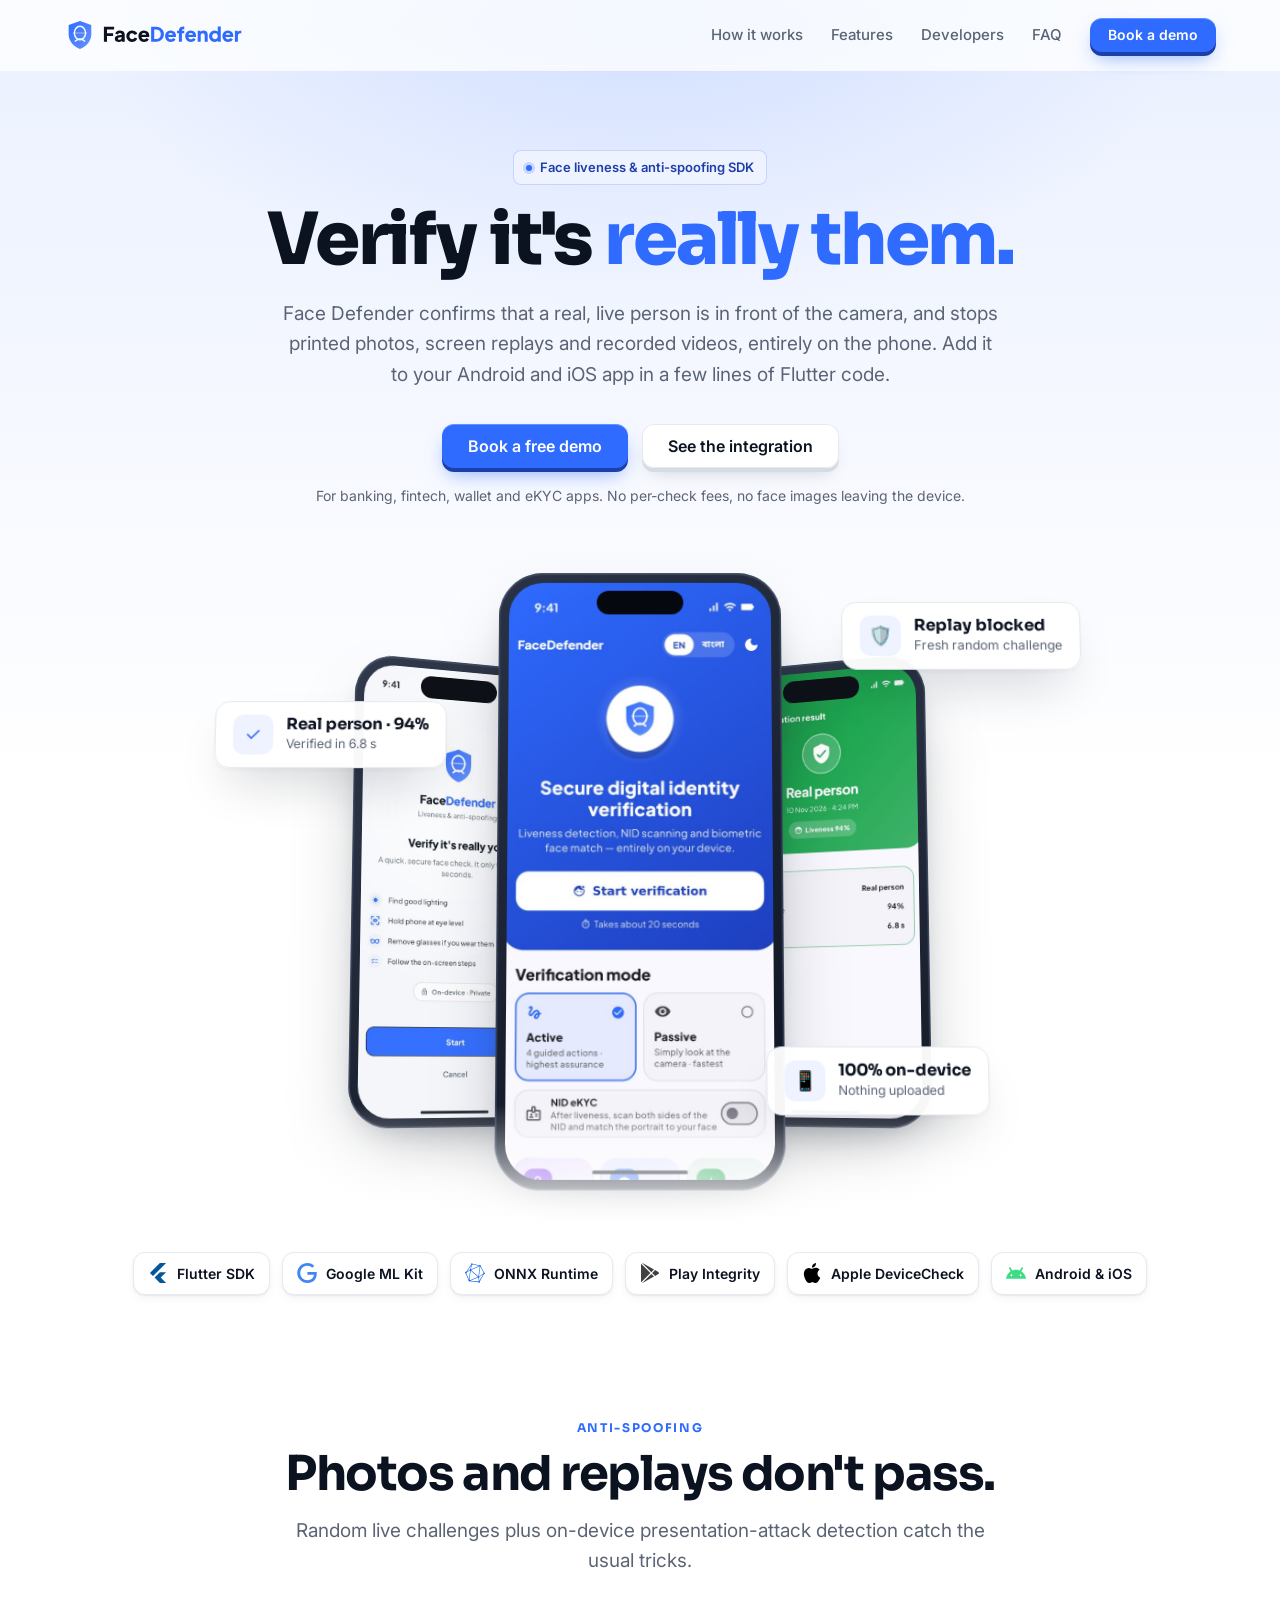
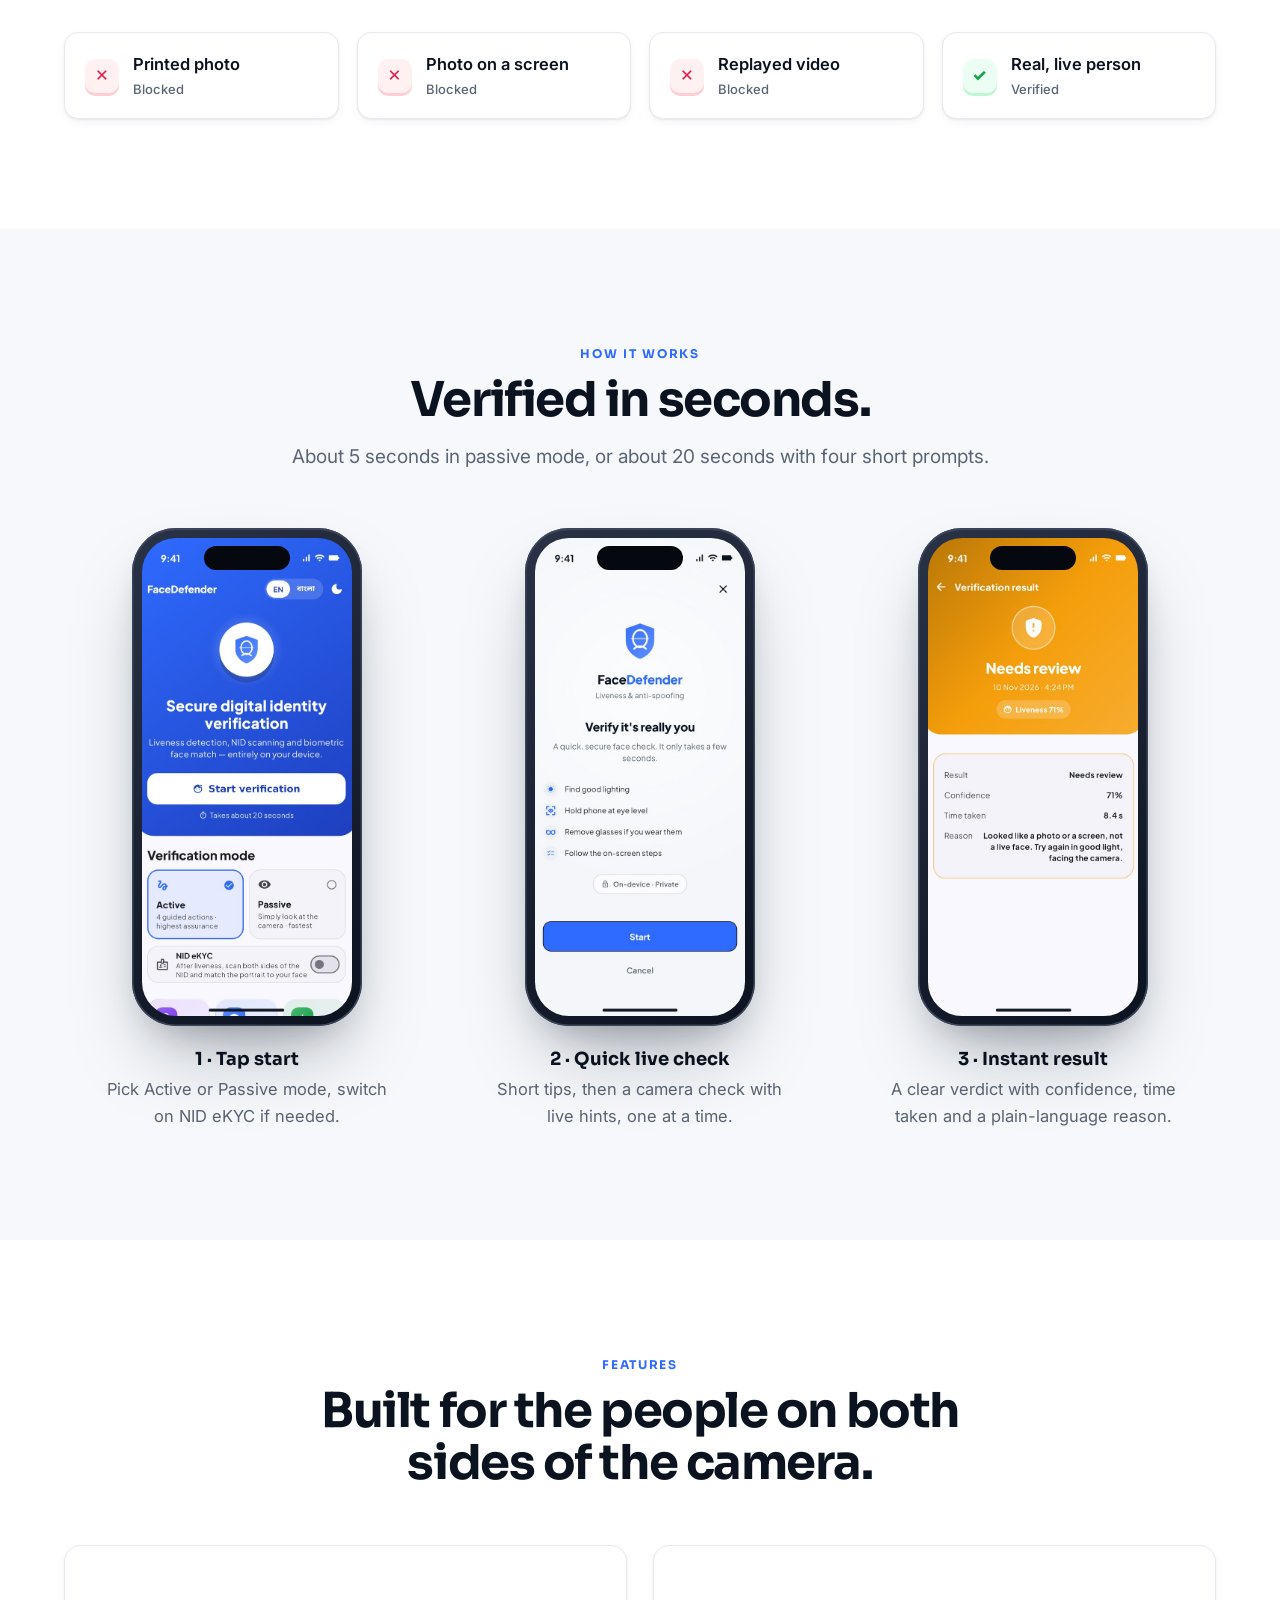
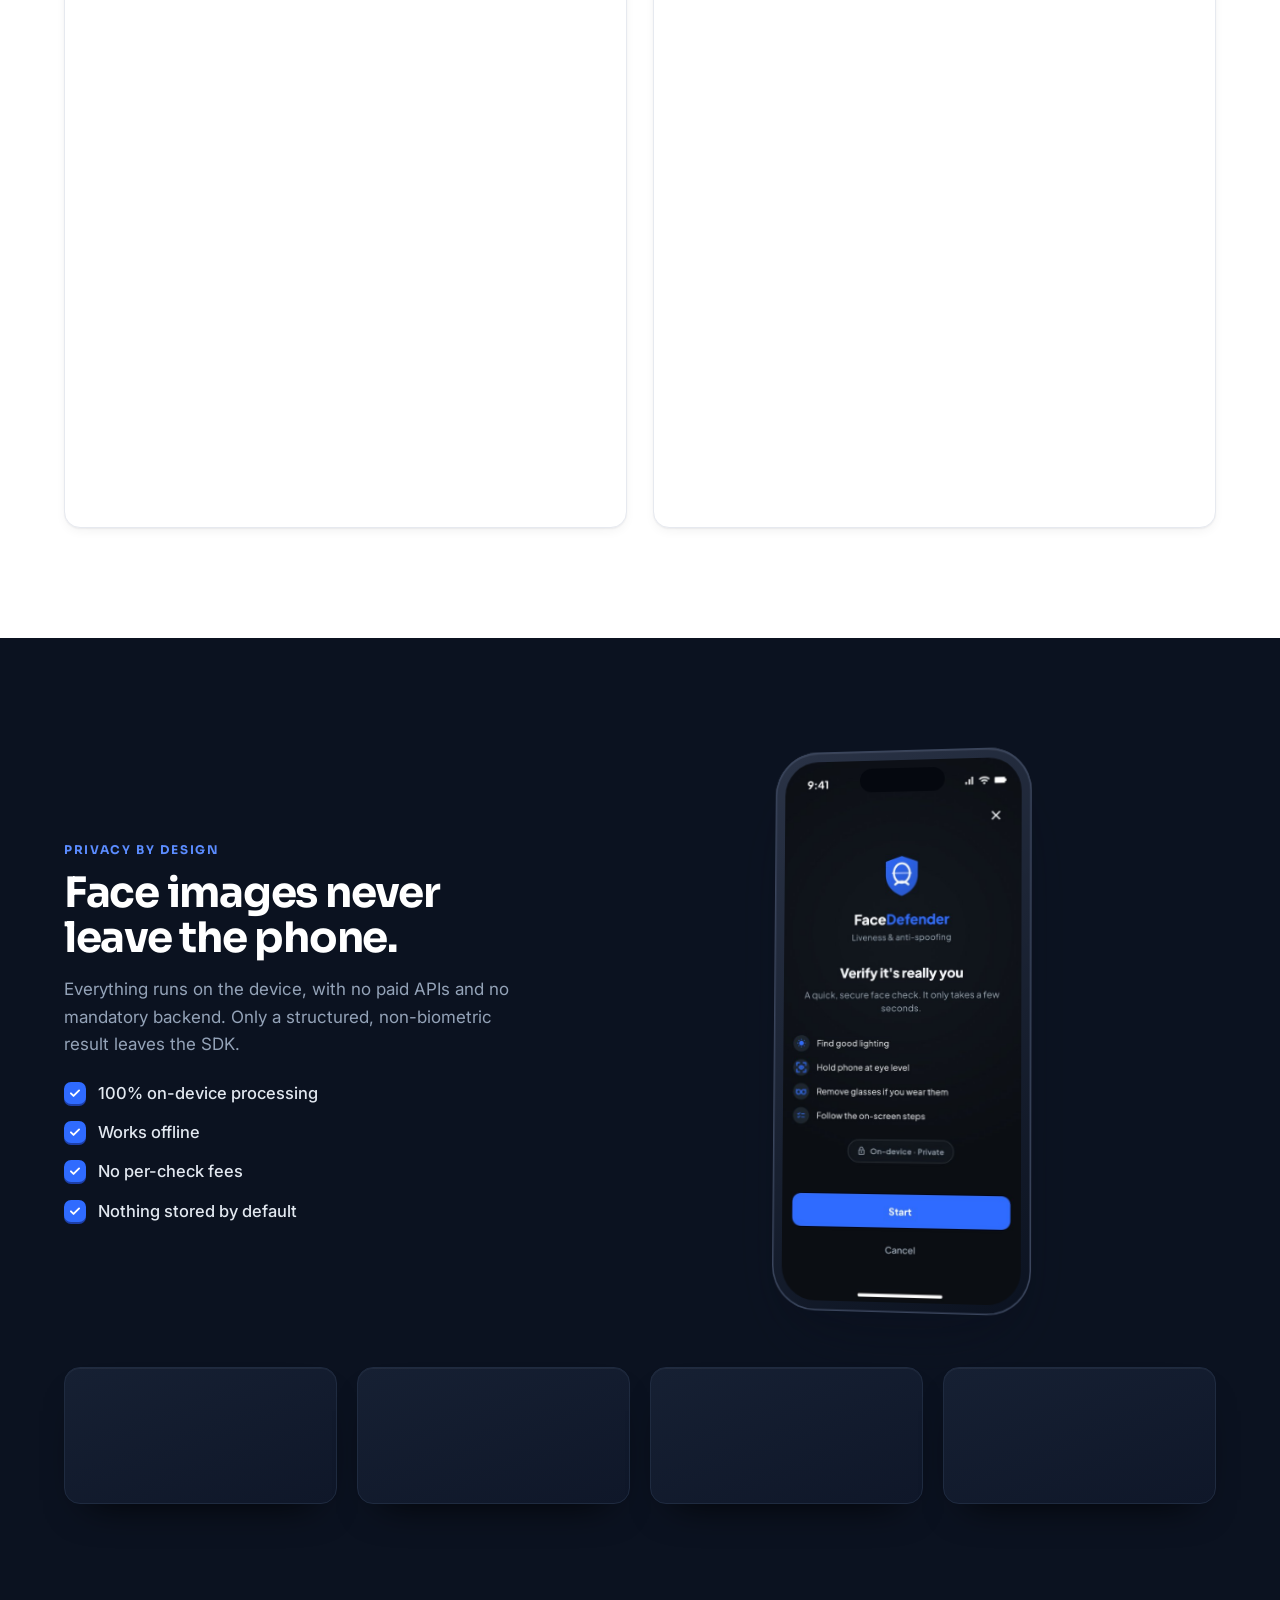
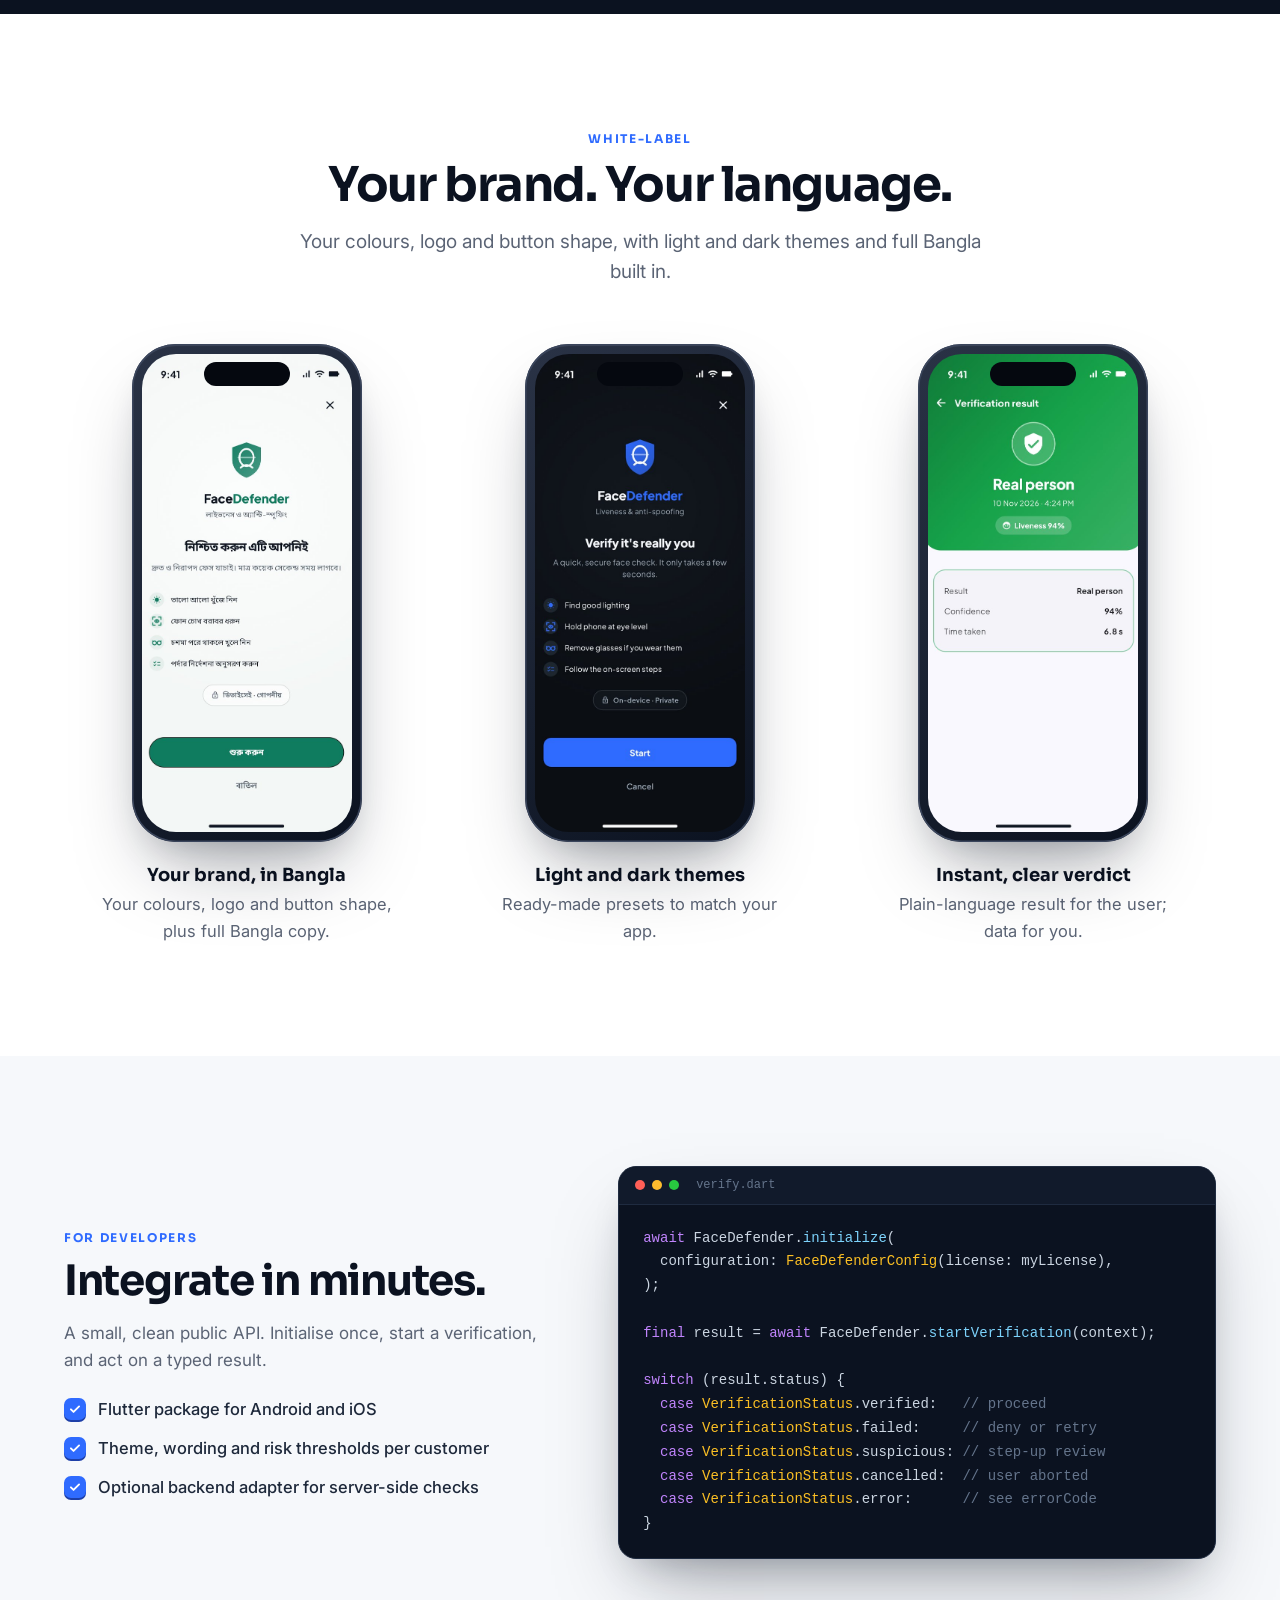
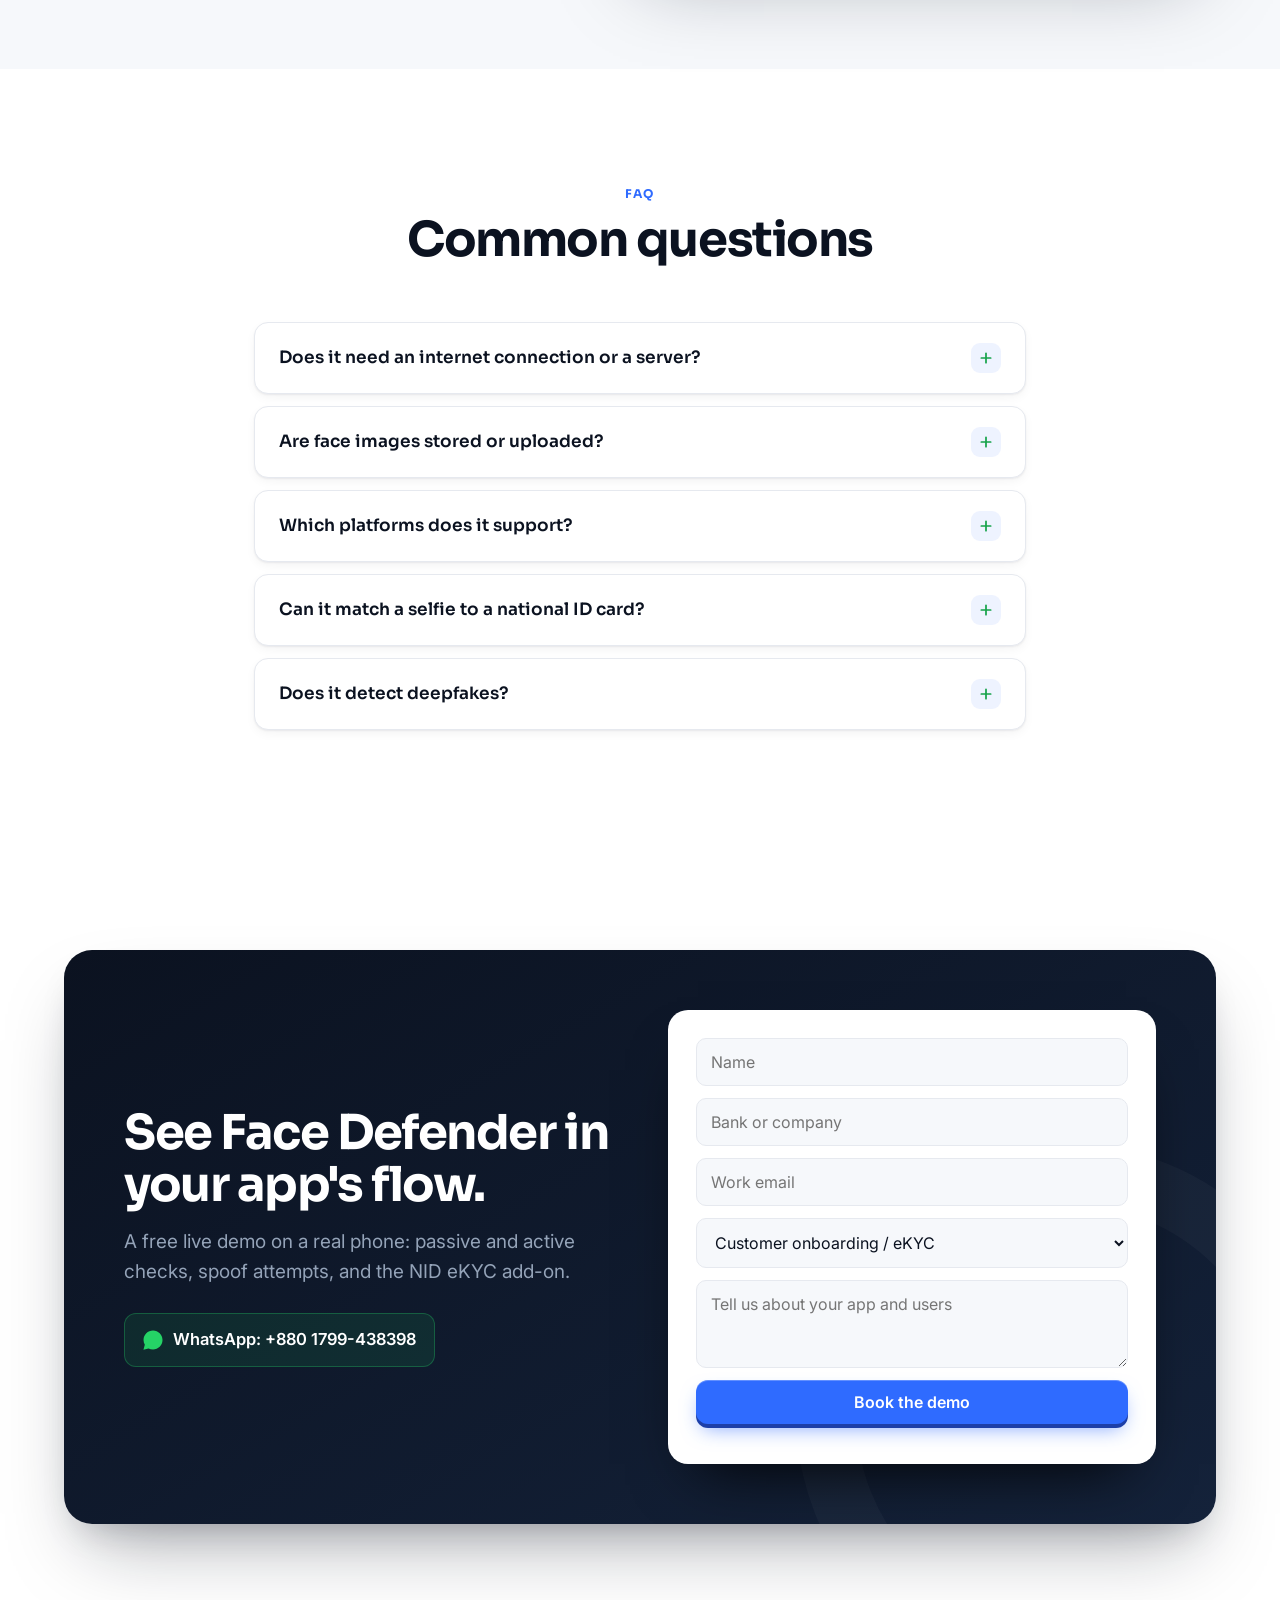
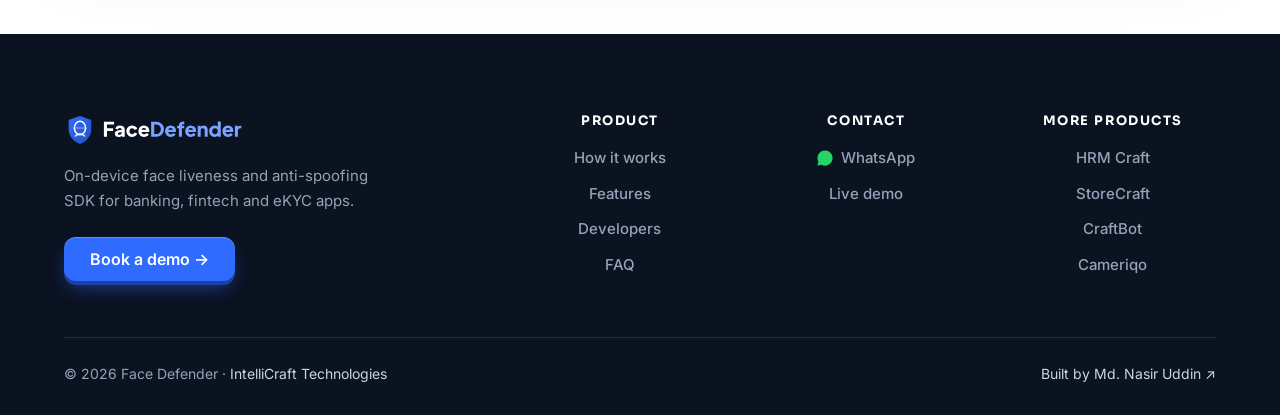
<file: face-defender/index.html>
<!doctype html>
<html lang="en">
<head>
<meta charset="utf-8">
<meta name="viewport" content="width=device-width, initial-scale=1">
<title>Face Defender — On-device face liveness &amp; anti-spoofing SDK</title>
<meta name="description" content="Face Defender is a Flutter SDK for Android and iOS that confirms a real, live person is in front of the camera and stops printed photos, screen replays and recorded videos, entirely on the phone.">
<meta property="og:title" content="Face Defender — Verify it's really them">
<meta property="og:description" content="On-device face liveness and anti-spoofing SDK for banking, fintech and eKYC apps.">
<meta property="og:image" content="shots/01_hero.jpg">
<meta name="theme-color" content="#2F6BFF">
<link rel="preconnect" href="https://fonts.googleapis.com">
<link rel="preconnect" href="https://fonts.gstatic.com" crossorigin>
<link href="https://fonts.googleapis.com/css2?family=Inter:wght@400;500;600;700&family=Sora:wght@500;600;700;800&display=swap" rel="stylesheet">
<link rel="stylesheet" href="../shared/product.css">
<style>
:root{--brand:#2F6BFF;--brand-2:#5b8cff;--brand-ink:#1d3fa8;--brand-soft:#eef3ff}
.hero{background:linear-gradient(180deg,#eaf0ff 0%,#fff 64%)}
.threats{display:grid;grid-template-columns:repeat(4,1fr);gap:18px}
.threat{display:flex;align-items:center;gap:14px;padding:18px 20px;background:#fff;border:1px solid var(--line);border-radius:14px;box-shadow:var(--sh-1);font-weight:600;color:var(--ink)}
.threat .x{flex:none;display:grid;place-items:center;width:34px;height:34px;border-radius:10px;background:#fff1f2;color:#e11d48;font-weight:800;box-shadow:0 3px 0 #fecdd3}
.threat.ok .x{background:#ecfdf3;color:#16a34a;box-shadow:0 3px 0 #bbf7d0}
.threat small{display:block;font-weight:500;color:var(--muted);font-size:13px}
.cols2{display:grid;grid-template-columns:1fr 1fr;gap:26px}
.cols2 .card h3{font-size:22px;margin-bottom:6px}
.cols2 ul{list-style:none;padding:0;margin-top:18px;display:grid;gap:14px}
.cols2 li{display:flex;gap:12px}
.cols2 li::before{content:"";flex:none;width:22px;height:22px;margin-top:2px;border-radius:7px;background:var(--brand) url("data:image/svg+xml,%3Csvg xmlns='http://www.w3.org/2000/svg' viewBox='0 0 24 24' fill='none' stroke='white' stroke-width='3.2' stroke-linecap='round' stroke-linejoin='round'%3E%3Cpath d='m5 12.5 4.5 4.5L19 7.5'/%3E%3C/svg%3E") center/14px no-repeat;box-shadow:0 2px 0 var(--brand-ink)}
.cols2 li b{color:var(--ink)}
.cols2 li span{color:var(--muted)}
.dev{display:grid;grid-template-columns:5fr 6fr;gap:56px;align-items:center}
@media(max-width:960px){.threats{grid-template-columns:1fr 1fr}.cols2,.dev{grid-template-columns:1fr}}
@media(max-width:520px){.threats{grid-template-columns:1fr}}
</style>
<link rel="icon" href="logo.svg" type="image/svg+xml">
</head>
<body>
<header><div class="wrap">
  <a class="brand" href="./"><img src="logo-full.svg" alt="Face Defender" width="179" height="32"></a>
  <nav aria-label="Main">
    <a href="#how">How it works</a>
    <a href="#features">Features</a>
    <a href="#developers">Developers</a>
    <a href="#faq">FAQ</a>
    <a class="btn" href="#contact">Book a demo</a>
  </nav>
</div></header>

<main>
<section class="hero">
  <div class="wrap">
    <span class="eyebrow"><i></i>Face liveness &amp; anti-spoofing SDK</span>
    <h1>Verify it's <span class="hl">really them.</span></h1>
    <p class="lead">Face Defender confirms that a real, live person is in front of the camera, and stops printed photos, screen replays and recorded videos, entirely on the phone. Add it to your Android and iOS app in a few lines of Flutter code.</p>
    <div class="cta">
      <a class="btn" href="#contact">Book a free demo</a>
      <a class="btn alt" href="#developers">See the integration</a>
    </div>
    <small>For banking, fintech, wallet and eKYC apps. No per-check fees, no face images leaving the device.</small>

    <div class="stage phones">
      <div class="stage-inner">
        <div class="phone side l zoom"><img src="shots/verification_start.jpg" alt="Face Defender start screen: Verify it's really you, with tips and a Start button" width="590" height="1278"></div>
        <div class="phone mid zoom"><img src="shots/home_screen.jpg" alt="Face Defender home screen with Start verification and Active / Passive mode" width="590" height="1278"></div>
        <div class="phone side r zoom"><img src="shots/verified_result.jpg" alt="Result screen: Real person, liveness 94%" width="590" height="1278"></div>
        <div class="chip c1"><span class="ci">✓</span><span><b>Real person · 94%</b><small>Verified in 6.8 s</small></span></div>
        <div class="chip c2"><span class="ci">🛡️</span><span><b>Replay blocked</b><small>Fresh random challenge</small></span></div>
        <div class="chip c3"><span class="ci">📱</span><span><b>100% on-device</b><small>Nothing uploaded</small></span></div>
      </div>
    </div>
  </div>
  <div class="hero-fade"></div>
</section>

<div class="trust"><div class="wrap">
  <div class="tech">
    <span><img src="tech/logo_flutter.svg" alt="">Flutter SDK</span>
    <span><img src="tech/logo_google.svg" alt="">Google ML Kit</span>
    <span><img src="tech/logo_onnx.svg" alt="">ONNX Runtime</span>
    <span><img src="tech/logo_googleplay.svg" alt="">Play Integrity</span>
    <span><img src="tech/logo_apple.svg" alt="">Apple DeviceCheck</span>
    <span><img src="tech/logo_android.svg" alt="">Android &amp; iOS</span>
  </div>
</div></div>

<section>
  <div class="wrap">
    <div class="sec-head">
      <span class="ftag">Anti-spoofing</span>
      <h2>Photos and replays don't pass.</h2>
      <p class="lead">Random live challenges plus on-device presentation-attack detection catch the usual tricks.</p>
    </div>
    <div class="threats">
      <div class="threat"><span class="x">✕</span><span>Printed photo<small>Blocked</small></span></div>
      <div class="threat"><span class="x">✕</span><span>Photo on a screen<small>Blocked</small></span></div>
      <div class="threat"><span class="x">✕</span><span>Replayed video<small>Blocked</small></span></div>
      <div class="threat ok"><span class="x">✓</span><span>Real, live person<small>Verified</small></span></div>
    </div>
  </div>
</section>

<section id="how" class="alt-bg">
  <div class="wrap">
    <div class="sec-head">
      <span class="ftag">How it works</span>
      <h2>Verified in seconds.</h2>
      <p class="lead">About 5 seconds in passive mode, or about 20 seconds with four short prompts.</p>
    </div>
    <div class="trio">
      <figure><div class="phone zoom"><img src="shots/home_screen.jpg" alt="Home screen: choose Active or Passive, optional NID eKYC" loading="lazy" width="590" height="1278"></div><figcaption><b>1 · Tap start</b>Pick Active or Passive mode, switch on NID eKYC if needed.</figcaption></figure>
      <figure><div class="phone zoom"><img src="shots/verification_start.jpg" alt="Verification start with tips" loading="lazy" width="590" height="1278"></div><figcaption><b>2 · Quick live check</b>Short tips, then a camera check with live hints, one at a time.</figcaption></figure>
      <figure><div class="phone zoom"><img src="shots/result_screen.jpg" alt="Result screen: Needs review, liveness 71%, reason shown" loading="lazy" width="590" height="1278"></div><figcaption><b>3 · Instant result</b>A clear verdict with confidence, time taken and a plain-language reason.</figcaption></figure>
    </div>
  </div>
</section>

<section id="features">
  <div class="wrap">
    <div class="sec-head">
      <span class="ftag">Features</span>
      <h2>Built for the people on both sides of the camera.</h2>
    </div>
    <div class="cols2">
      <div class="card" data-tilt="5">
        <div class="ico3d lift">🙂</div>
        <h3 class="lift">For your customers</h3>
        <ul>
          <li><span><b>Fast, guided check.</b> About 5 seconds passive, or about 20 with 4 short prompts.</span></li>
          <li><span><b>Live hints, one at a time.</b> "Move a little closer", "Too dark"; the face oval turns amber, then green.</span></li>
          <li><span><b>Spoken prompts.</b> Turn, blink and smile instructions read aloud on-device, in English and Bangla.</span></li>
          <li><span><b>Private by design.</b> Camera frames are processed in memory, never saved or uploaded by default.</span></li>
          <li><span><b>NID eKYC add-on.</b> Scan both sides of the national ID; the portrait is matched to the live selfie.</span></li>
          <li><span><b>Calm recovery.</b> Clear retry paths for no face, timeouts and a denied camera permission.</span></li>
        </ul>
      </div>
      <div class="card" data-tilt="5">
        <div class="ico3d lift">🏦</div>
        <h3 class="lift">For the bank or app owner</h3>
        <ul>
          <li><span><b>Replay-resistant liveness.</b> Every session gets a fresh random challenge order.</span></li>
          <li><span><b>On-device anti-spoofing.</b> Passive PAD model plus depth and screen-artifact cues, in hybrid, active or passive mode.</span></li>
          <li><span><b>Device integrity checks.</b> Flags emulator, root/jailbreak, virtual camera, screen capture and debugger.</span></li>
          <li><span><b>Structured results.</b> Verified, suspicious, failed, cancelled or error, with risk score, confidence and reason.</span></li>
          <li><span><b>No per-check cost.</b> No paid APIs and no mandatory backend; the core check works offline.</span></li>
          <li><span><b>Modular.</b> Swap the face detector, anti-spoof model, licence check or backend without breaking your app.</span></li>
        </ul>
      </div>
    </div>
  </div>
</section>

<section class="dark">
  <div class="wrap">
    <div class="frow" style="margin-top:0">
      <div class="ftext">
        <span class="ftag">Privacy by design</span>
        <h2 style="font-size:clamp(28px,3.4vw,42px)">Face images never leave the phone.</h2>
        <p class="lead" style="margin-top:16px">Everything runs on the device, with no paid APIs and no mandatory backend. Only a structured, non-biometric result leaves the SDK.</p>
        <ul class="checks"><li>100% on-device processing</li><li>Works offline</li><li>No per-check fees</li><li>Nothing stored by default</li></ul>
      </div>
      <div class="phone-wrap"><div class="phone zoom"><img src="shots/dark_theme.jpg" alt="Face Defender start screen in the dark theme" loading="lazy" width="590" height="1278"></div></div>
    </div>
    <div class="stats">
      <div class="stat" data-tilt="10"><strong>~5<em>s</em></strong><span>passive check</span></div>
      <div class="stat" data-tilt="10"><strong>0</strong><span>per-check fees</span></div>
      <div class="stat" data-tilt="10"><strong>2</strong><span>platforms: Android and iOS</span></div>
      <div class="stat" data-tilt="10"><strong>EN<em>+</em>BN</strong><span>built-in languages</span></div>
    </div>
  </div>
</section>

<section>
  <div class="wrap">
    <div class="sec-head">
      <span class="ftag">White-label</span>
      <h2>Your brand. Your language.</h2>
      <p class="lead">Your colours, logo and button shape, with light and dark themes and full Bangla built in.</p>
    </div>
    <div class="trio">
      <figure><div class="phone zoom"><img src="shots/whitelabel_bangla.jpg" alt="SDK start screen re-skinned in green, in Bangla" loading="lazy" width="590" height="1278"></div><figcaption><b>Your brand, in Bangla</b>Your colours, logo and button shape, plus full Bangla copy.</figcaption></figure>
      <figure><div class="phone zoom"><img src="shots/dark_theme.jpg" alt="SDK start screen in the dark theme" loading="lazy" width="590" height="1278"></div><figcaption><b>Light and dark themes</b>Ready-made presets to match your app.</figcaption></figure>
      <figure><div class="phone zoom"><img src="shots/verified_result.jpg" alt="Result screen: Real person verdict" loading="lazy" width="590" height="1278"></div><figcaption><b>Instant, clear verdict</b>Plain-language result for the user; data for you.</figcaption></figure>
    </div>
  </div>
</section>

<section id="developers" class="alt-bg">
  <div class="wrap dev">
    <div class="ftext">
      <span class="ftag">For developers</span>
      <h2 style="font-size:clamp(28px,3.4vw,42px)">Integrate in minutes.</h2>
      <p class="lead" style="margin-top:16px">A small, clean public API. Initialise once, start a verification, and act on a typed result.</p>
      <ul class="checks"><li>Flutter package for Android and iOS</li><li>Theme, wording and risk thresholds per customer</li><li>Optional backend adapter for server-side checks</li></ul>
    </div>
    <div class="code" data-tilt="4">
      <div class="bar"><i></i><i></i><i></i><span>verify.dart</span></div>
<pre><span class="k">await</span> FaceDefender.<span class="f">initialize</span>(
  configuration: <span class="t">FaceDefenderConfig</span>(license: myLicense),
);

<span class="k">final</span> result = <span class="k">await</span> FaceDefender.<span class="f">startVerification</span>(context);

<span class="k">switch</span> (result.status) {
  <span class="k">case</span> <span class="t">VerificationStatus</span>.verified:   <span class="c">// proceed</span>
  <span class="k">case</span> <span class="t">VerificationStatus</span>.failed:     <span class="c">// deny or retry</span>
  <span class="k">case</span> <span class="t">VerificationStatus</span>.suspicious: <span class="c">// step-up review</span>
  <span class="k">case</span> <span class="t">VerificationStatus</span>.cancelled:  <span class="c">// user aborted</span>
  <span class="k">case</span> <span class="t">VerificationStatus</span>.error:      <span class="c">// see errorCode</span>
}</pre>
    </div>
  </div>
</section>

<section id="faq">
  <div class="wrap faq">
    <div class="sec-head">
      <span class="ftag">FAQ</span>
      <h2>Common questions</h2>
    </div>
    <details><summary>Does it need an internet connection or a server?</summary><p>No. The core liveness and anti-spoof check runs fully on the device and works offline. A backend adapter is available if you want server-side checks too.</p></details>
    <details><summary>Are face images stored or uploaded?</summary><p>Not by default. Camera frames are processed in memory, and only a structured, non-biometric result leaves the SDK.</p></details>
    <details><summary>Which platforms does it support?</summary><p>Android and iOS, through a Flutter package.</p></details>
    <details><summary>Can it match a selfie to a national ID card?</summary><p>Yes, with the NID eKYC add-on: the user scans both sides of the card and the portrait is matched to the live selfie.</p></details>
    <details><summary>Does it detect deepfakes?</summary><p>Not reliably with the built-in models. Deepfake and AI-generated-face detection needs a plug-in PAD model, which the SDK's modular design supports. No liveness system is 100% accurate, and we're upfront about that.</p></details>
  </div>
</section>

<section id="contact" style="padding-bottom:0">
  <div class="wrap">
    <div class="contact">
      <div>
        <h2>See Face Defender in your app's flow.</h2>
        <p class="lead">A free live demo on a real phone: passive and active checks, spoof attempts, and the NID eKYC add-on.</p>
        <a class="wa" href="https://wa.me/8801799438398" target="_blank" rel="noopener"><svg width="20" height="20" viewBox="0 0 24 24" aria-hidden="true"><path fill="currentColor" d="M12.04.63C5.76.63.65 5.74.65 12.02c0 2.01.52 3.97 1.52 5.7L.55 23.63l6.04-1.58a11.36 11.36 0 0 0 5.44 1.39c6.28 0 11.39-5.11 11.39-11.39S18.32.63 12.04.63zm5.43 13.75c-.3-.15-1.76-.87-2.03-.97-.27-.1-.47-.15-.67.15-.2.3-.77.97-.94 1.17-.17.2-.35.22-.65.07-.3-.15-1.26-.46-2.4-1.48-.89-.79-1.49-1.77-1.66-2.07-.17-.3-.02-.46.13-.61.13-.13.3-.35.45-.52.15-.17.2-.3.3-.5.1-.2.05-.37-.02-.52-.08-.15-.67-1.61-.92-2.21-.24-.58-.49-.5-.67-.51h-.57c-.2 0-.52.07-.8.37-.27.3-1.04 1.02-1.04 2.48s1.07 2.88 1.21 3.08c.15.2 2.1 3.2 5.08 4.49 2.47 1.07 2.97.86 3.56.8.57-.09 1.76-.72 2.01-1.41.25-.69.25-1.29.17-1.41-.07-.12-.27-.2-.57-.35z"/></svg>WhatsApp: +880 1799-438398</a>
      </div>
      <form id="demo" data-product="Face Defender" data-wa="8801799438398">
        <input name="name" aria-label="Name" required placeholder="Name">
        <input name="org" aria-label="Bank or company" required placeholder="Bank or company">
        <input name="email" type="email" aria-label="Work email" required placeholder="Work email">
        <select name="use" aria-label="Use case"><option>Customer onboarding / eKYC</option><option>Login and step-up checks</option><option>Wallet or payments app</option><option>Something else</option></select>
        <textarea name="msg" rows="3" aria-label="Message" placeholder="Tell us about your app and users"></textarea>
        <button class="btn" type="submit">Book the demo</button>
        <p class="status" role="status"></p>
      </form>
    </div>
  </div>
</section>
</main>

<footer><div class="wrap">
  <div class="f-top">
    <div class="f-brand">
      <img src="logo-full-white.svg" alt="Face Defender" width="179" height="32" loading="lazy">
      <p>On-device face liveness and anti-spoofing SDK for banking, fintech and eKYC apps.</p>
      <a class="btn" href="#contact">Book a demo →</a>
    </div>
    <nav class="f-col" aria-label="Product"><h4>Product</h4><a href="#how">How it works</a><a href="#features">Features</a><a href="#developers">Developers</a><a href="#faq">FAQ</a></nav>
    <nav class="f-col" aria-label="Contact"><h4>Contact</h4><a class="wa-l" href="https://wa.me/8801799438398" target="_blank" rel="noopener"><svg width="16" height="16" viewBox="0 0 24 24" aria-hidden="true"><path fill="currentColor" d="M12.04.63C5.76.63.65 5.74.65 12.02c0 2.01.52 3.97 1.52 5.7L.55 23.63l6.04-1.58a11.36 11.36 0 0 0 5.44 1.39c6.28 0 11.39-5.11 11.39-11.39S18.32.63 12.04.63zm5.43 13.75c-.3-.15-1.76-.87-2.03-.97-.27-.1-.47-.15-.67.15-.2.3-.77.97-.94 1.17-.17.2-.35.22-.65.07-.3-.15-1.26-.46-2.4-1.48-.89-.79-1.49-1.77-1.66-2.07-.17-.3-.02-.46.13-.61.13-.13.3-.35.45-.52.15-.17.2-.3.3-.5.1-.2.05-.37-.02-.52-.08-.15-.67-1.61-.92-2.21-.24-.58-.49-.5-.67-.51h-.57c-.2 0-.52.07-.8.37-.27.3-1.04 1.02-1.04 2.48s1.07 2.88 1.21 3.08c.15.2 2.1 3.2 5.08 4.49 2.47 1.07 2.97.86 3.56.8.57-.09 1.76-.72 2.01-1.41.25-.69.25-1.29.17-1.41-.07-.12-.27-.2-.57-.35z"/></svg>WhatsApp</a><a href="#contact">Live demo</a></nav>
    <nav class="f-col" aria-label="More products"><h4>More products</h4><a href="../hrm/">HRM Craft</a><a href="../storecraft/">StoreCraft</a><a href="../craftbot/">CraftBot</a><a href="../cameriqo/">Cameriqo</a></nav>
  </div>
  <div class="f-bottom"><span>© 2026 Face Defender · <a href="https://www.intellicrafttechnologies.com/" target="_blank" rel="noopener">IntelliCraft Technologies</a></span><a href="../" target="_blank" rel="noopener">Built by Md. Nasir Uddin ↗</a></div>
</div></footer>
<script src="../shared/product.js"></script>
</body>
</html>
</file>
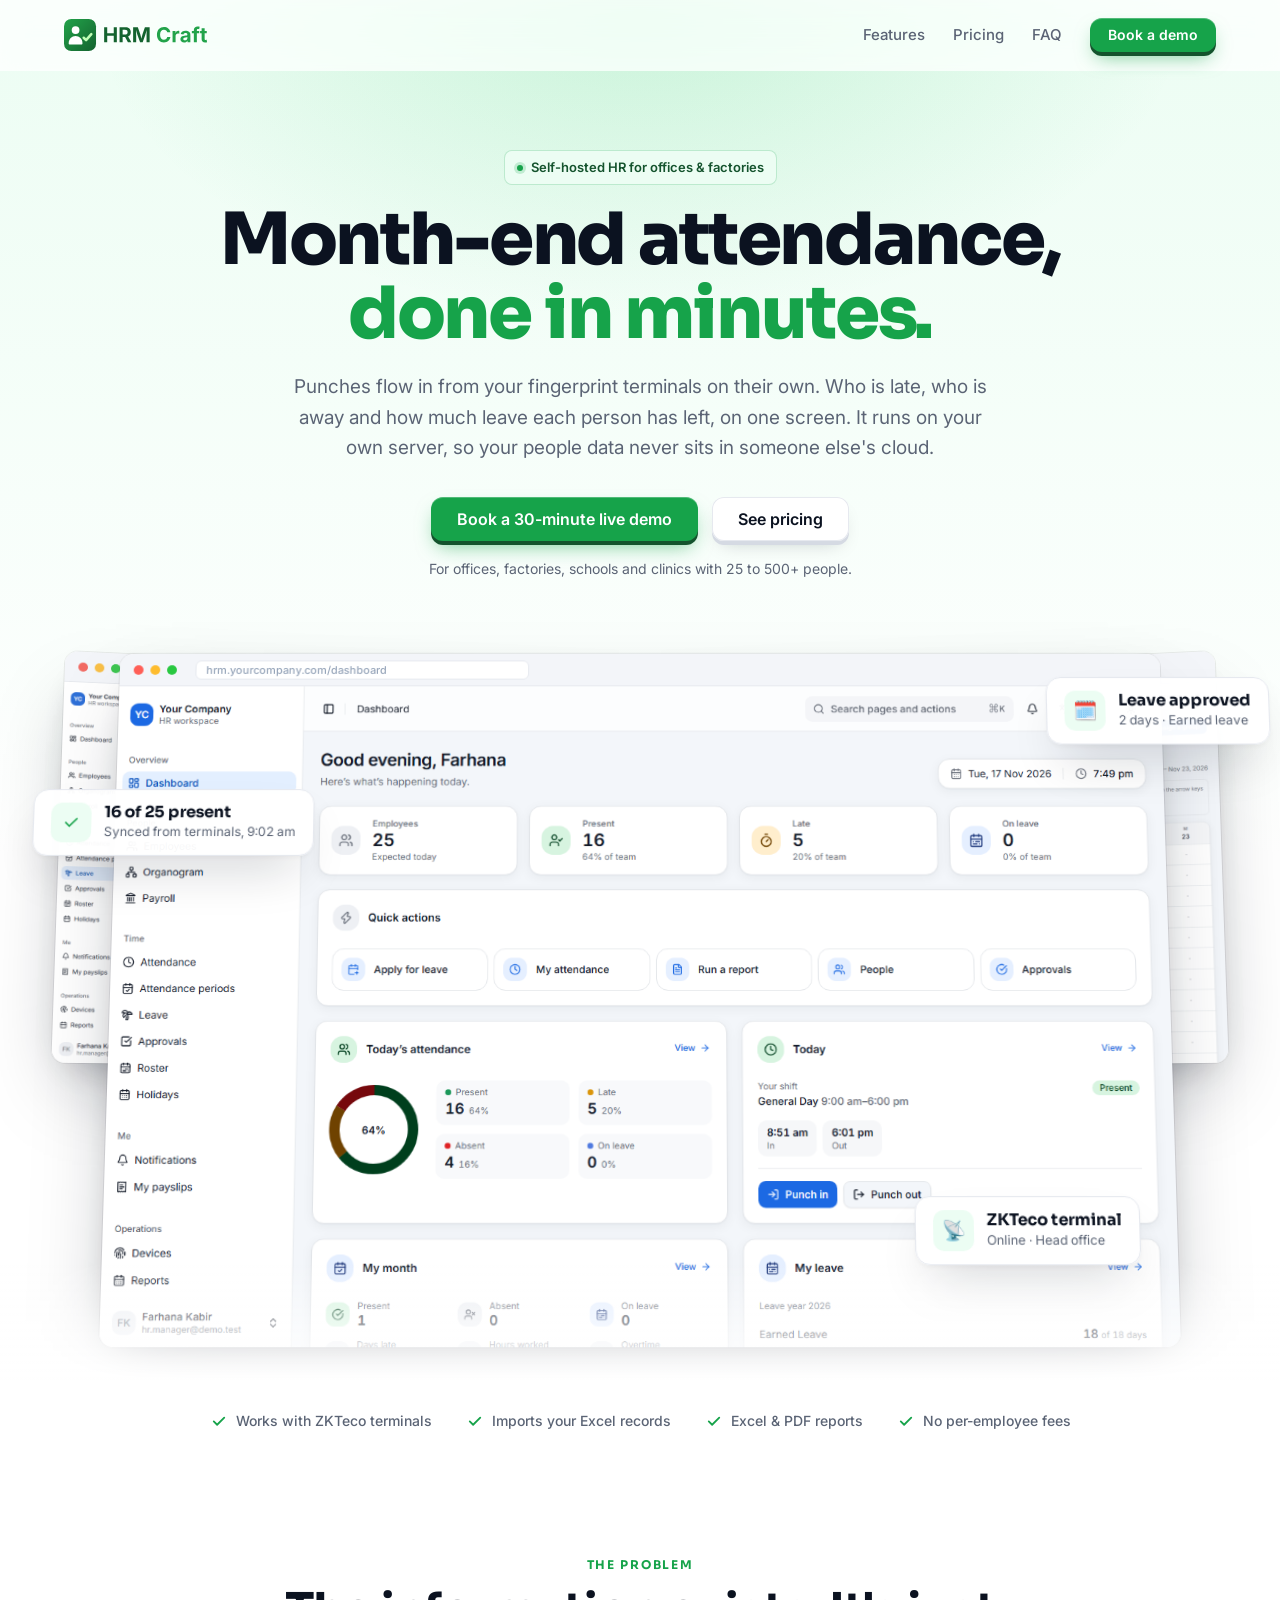
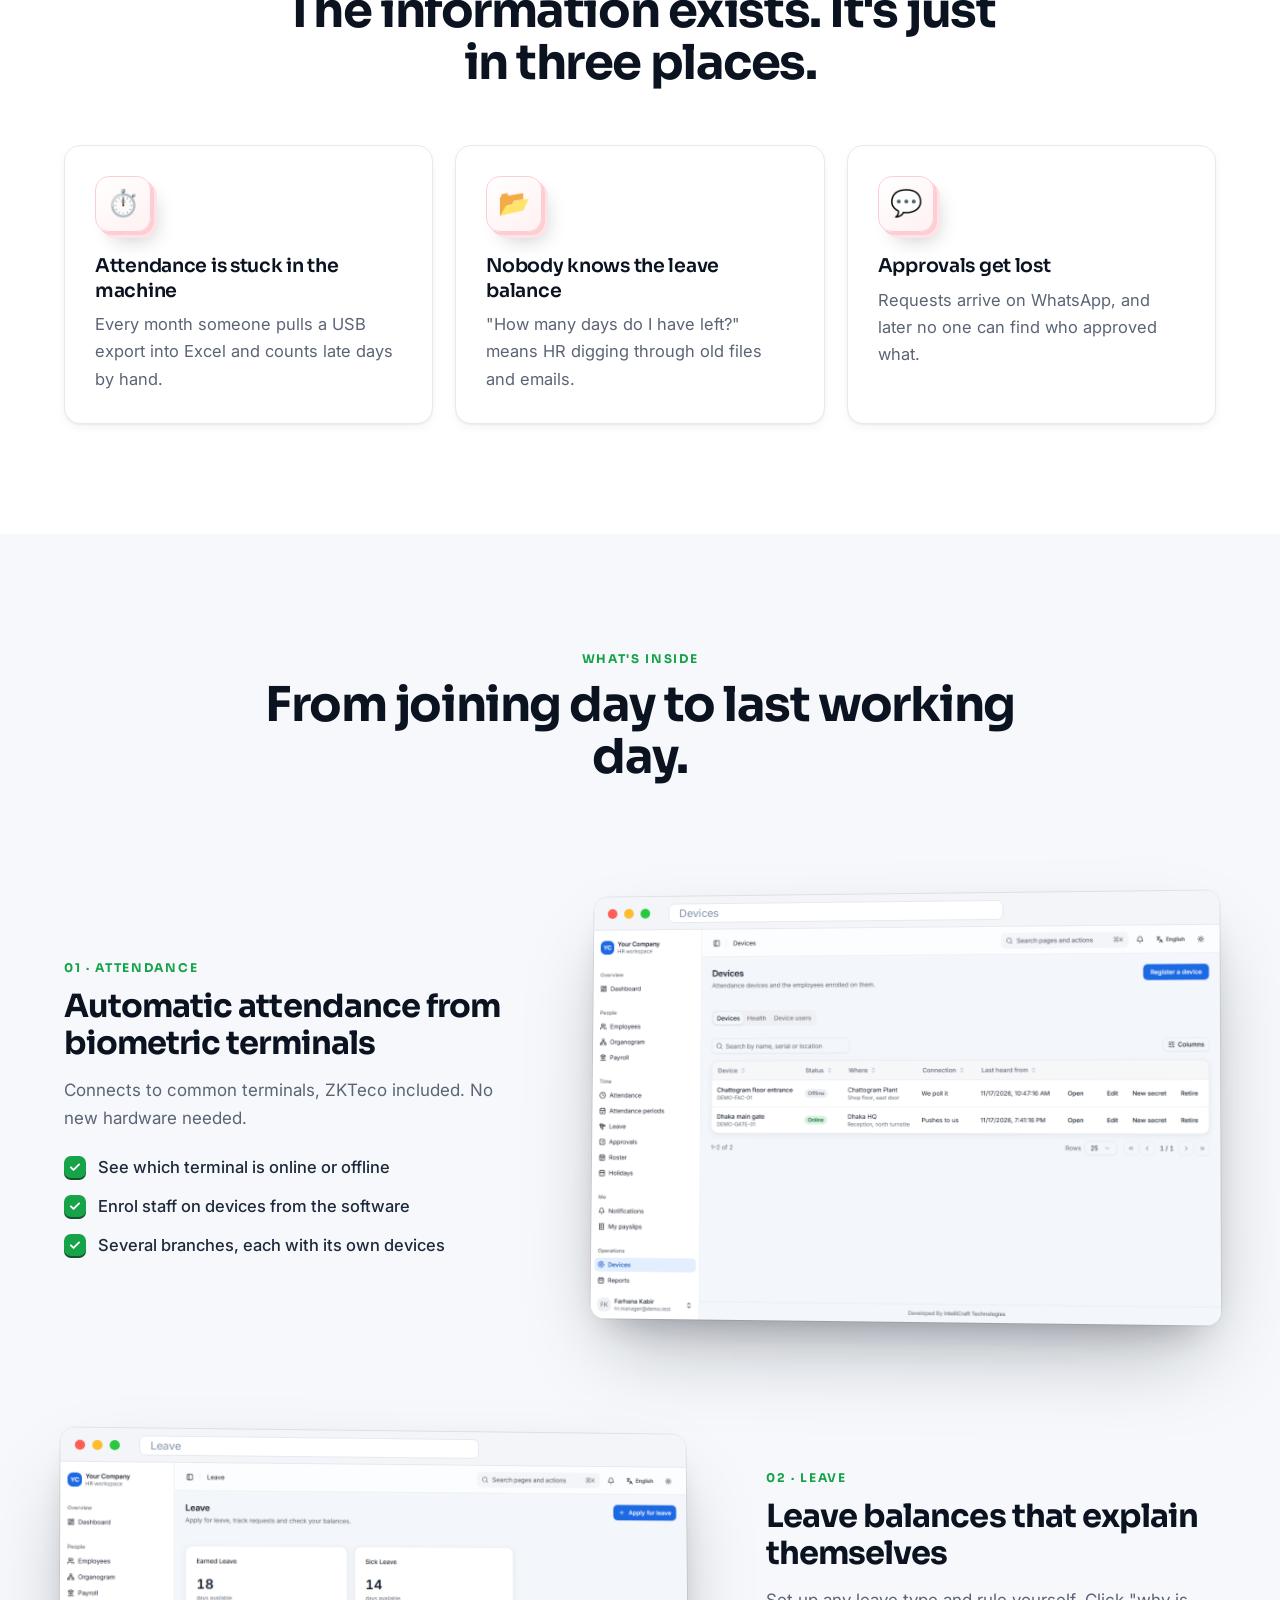
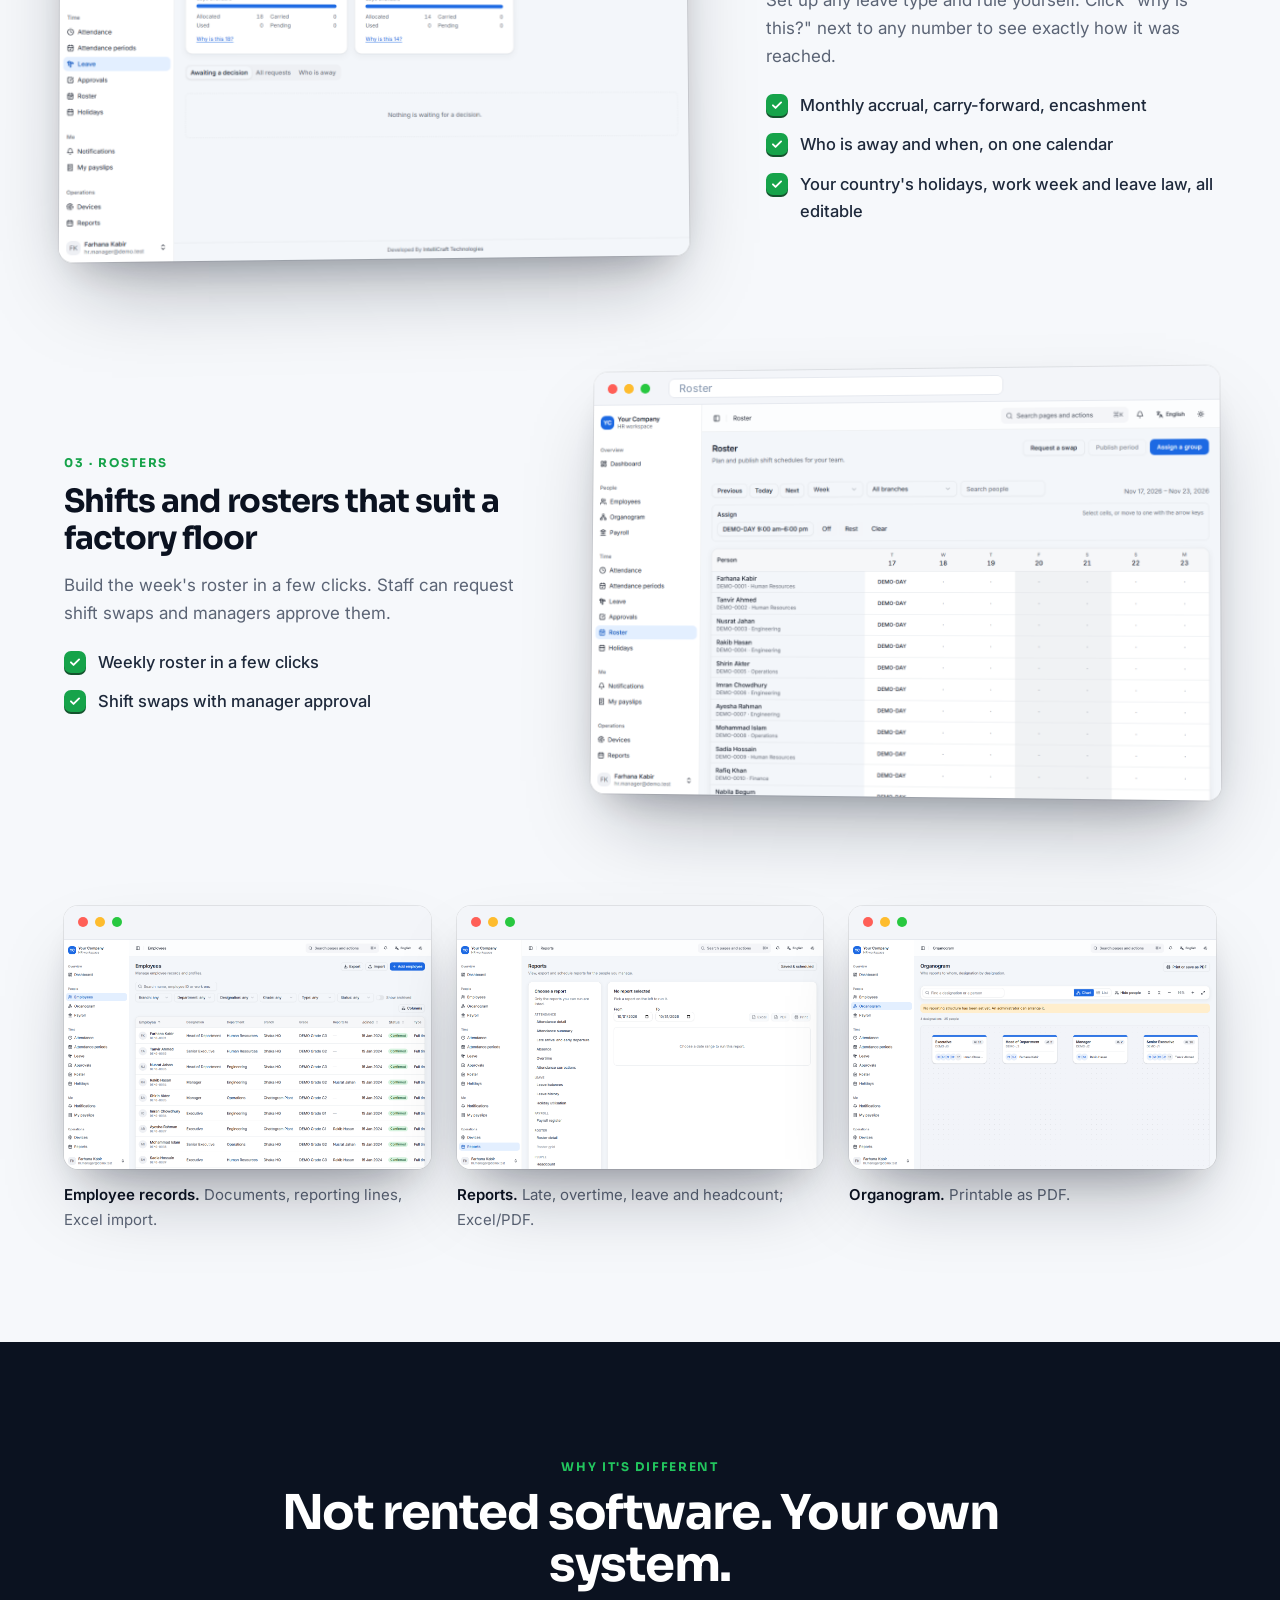
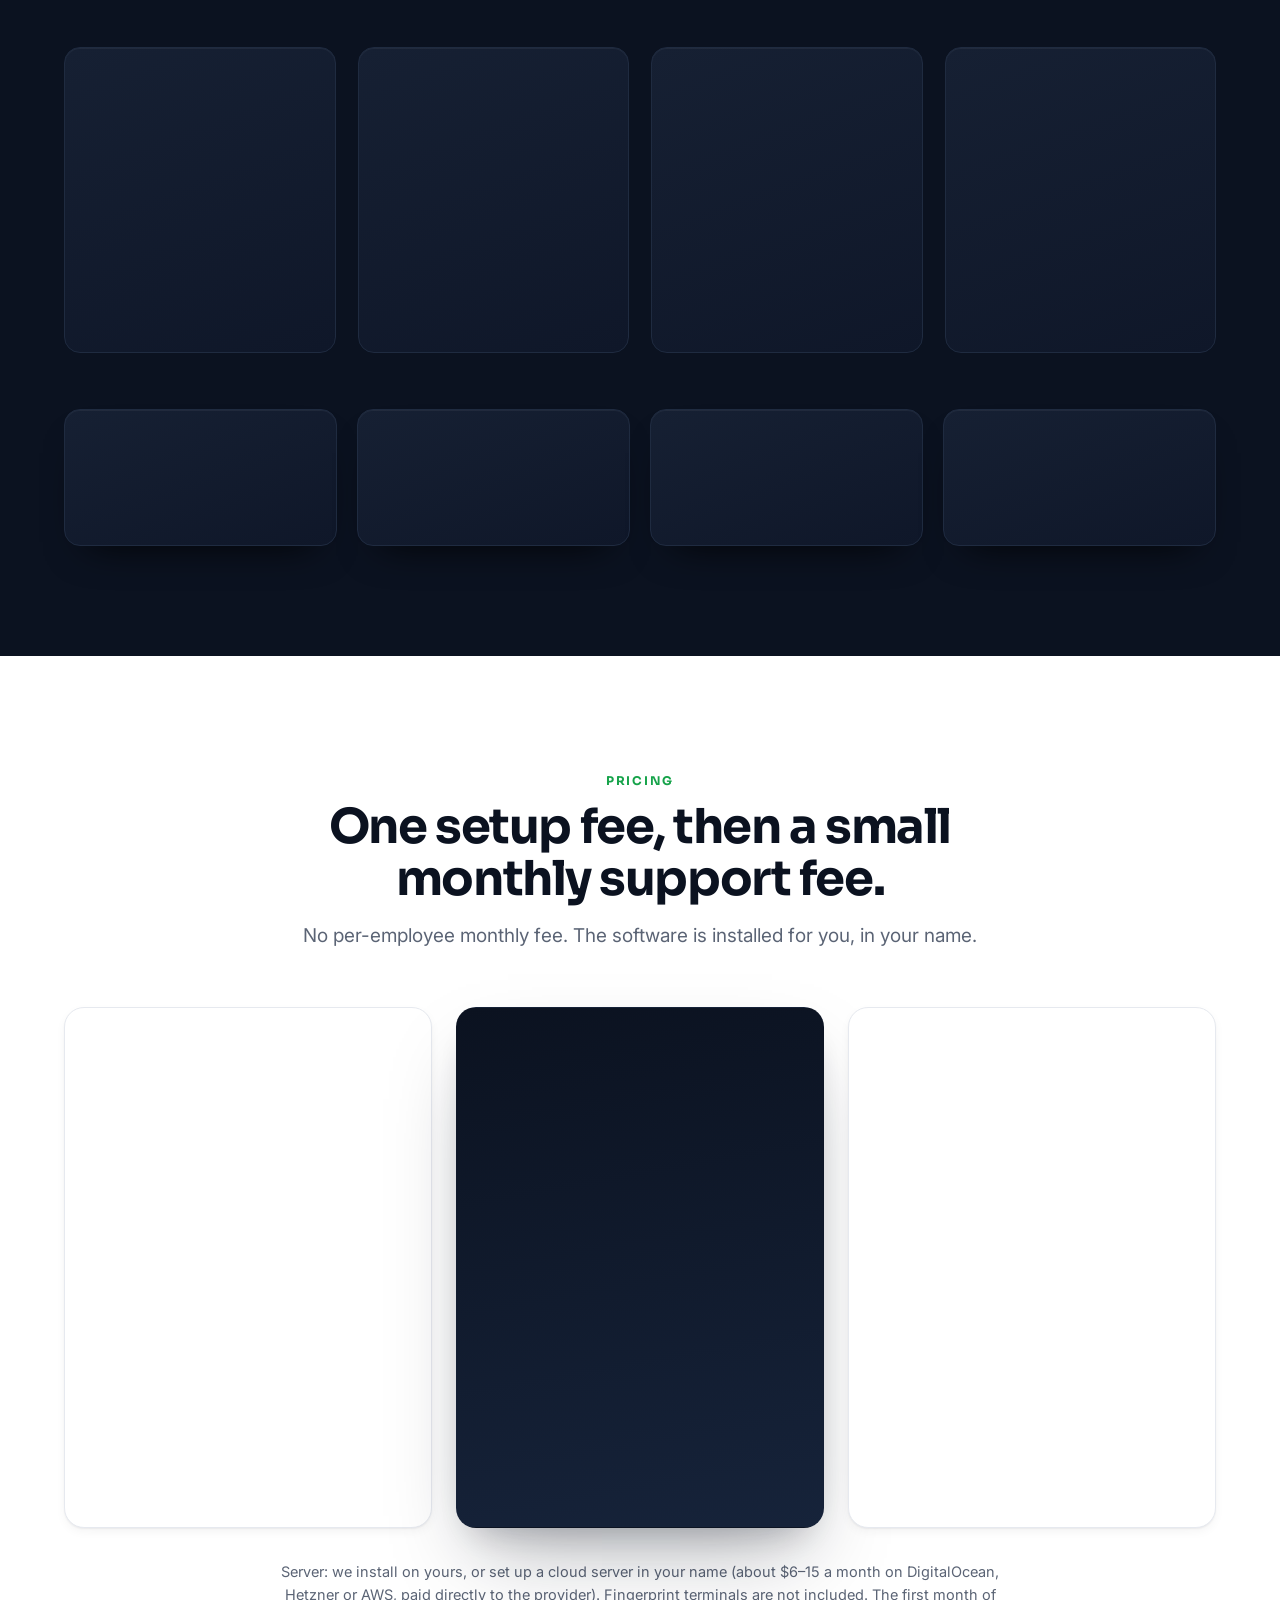
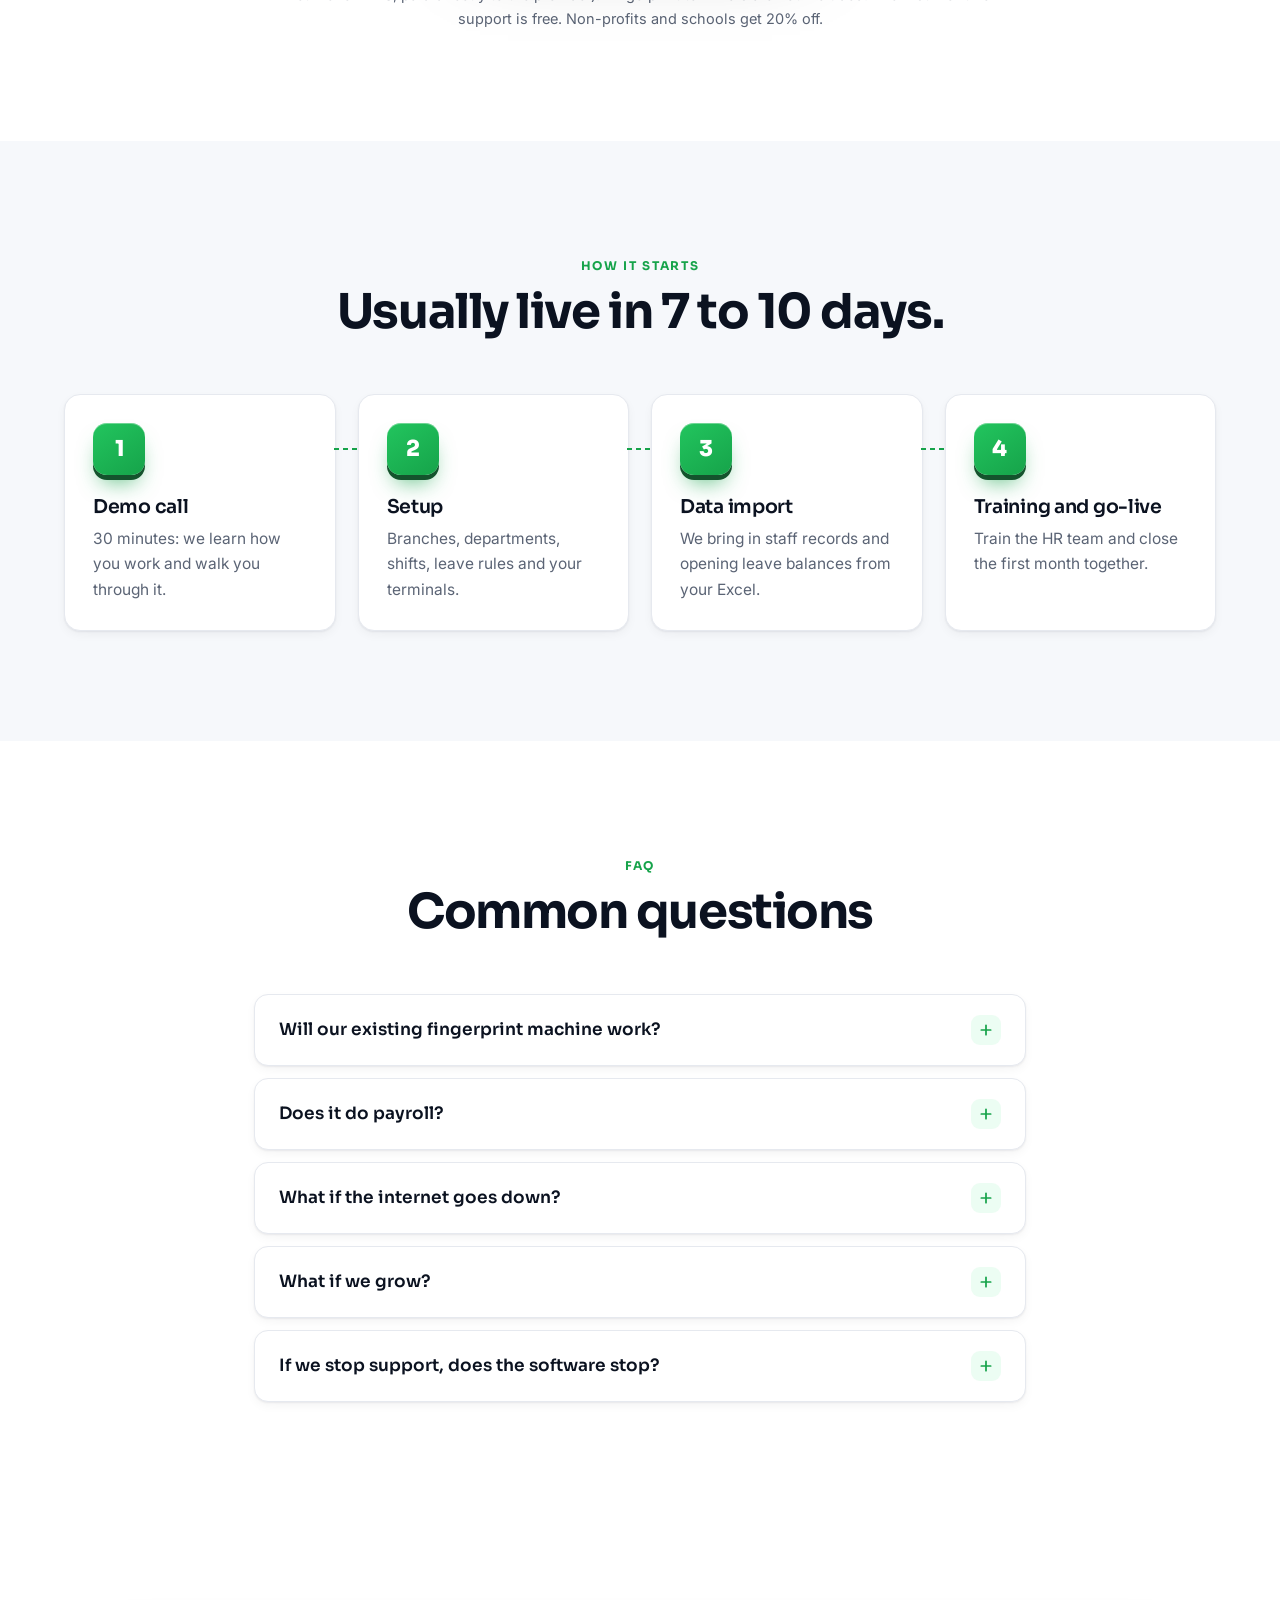
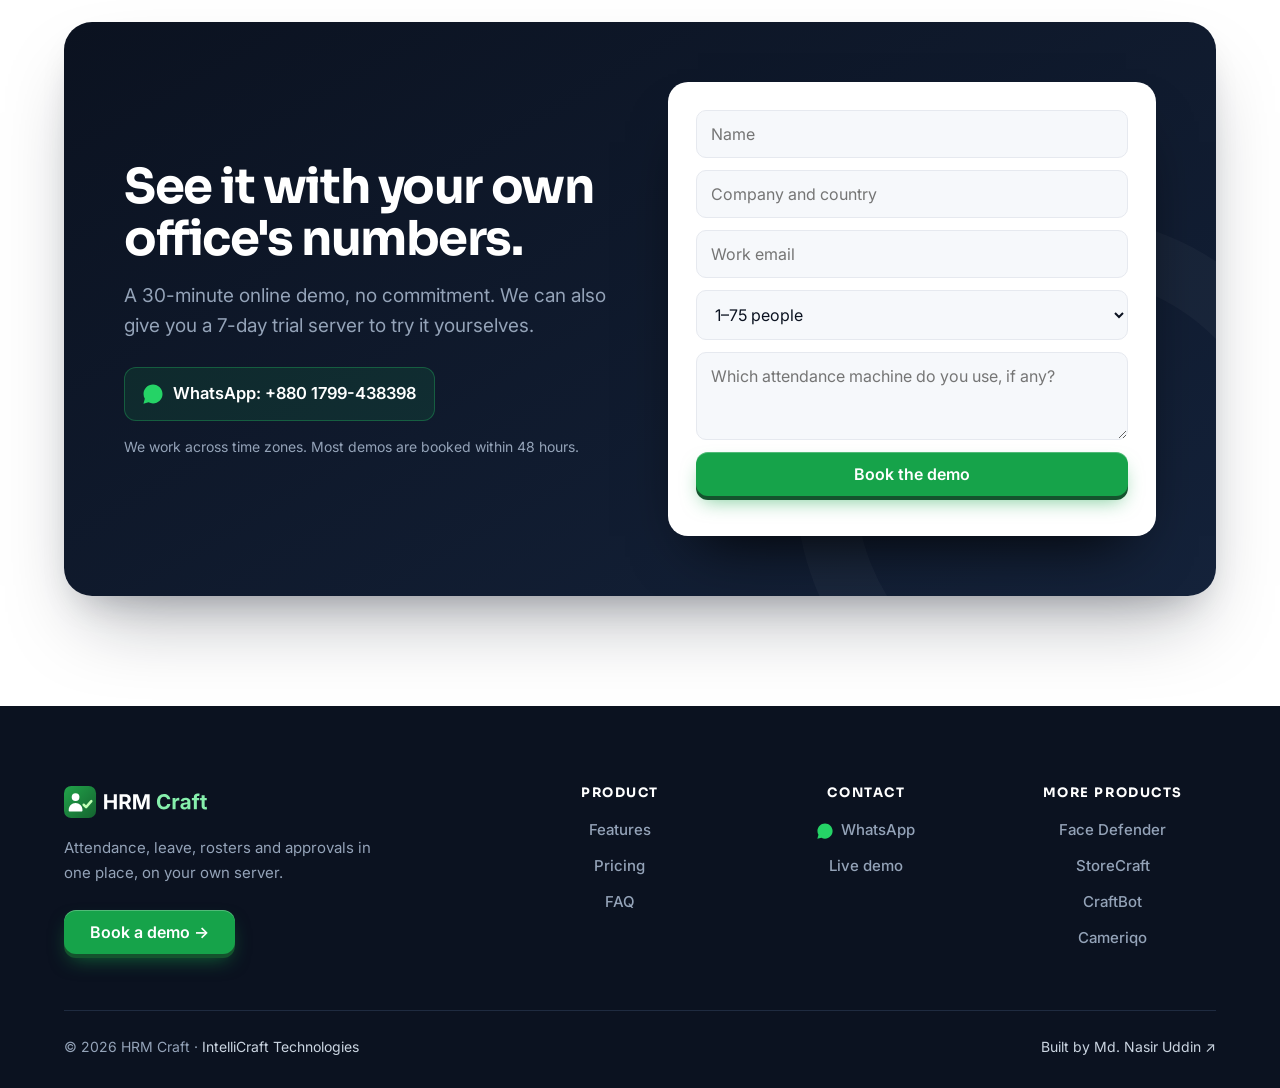
<file: hrm/index.html>
<!doctype html>
<html lang="en">
<head>
<meta charset="utf-8">
<meta name="viewport" content="width=device-width, initial-scale=1">
<title>HRM Craft — Attendance, leave and rosters in one place</title>
<meta name="description" content="Self-hosted HR software for growing companies: biometric attendance, leave balances, rosters, approvals and reports, on your own server. No per-employee fees.">
<meta property="og:title" content="HRM Craft — Attendance, leave and rosters in one place">
<meta property="og:description" content="Biometric attendance, leave, rosters, approvals and reports, on your own server.">
<meta property="og:image" content="shots/dashboard.png">
<meta name="theme-color" content="#16a34a">
<link rel="preconnect" href="https://fonts.googleapis.com">
<link rel="preconnect" href="https://fonts.gstatic.com" crossorigin>
<link href="https://fonts.googleapis.com/css2?family=Inter:wght@400;500;600;700&family=Sora:wght@500;600;700;800&display=swap" rel="stylesheet">
<link rel="stylesheet" href="../shared/product.css">
<style>
:root{--brand:#16a34a;--brand-2:#22c55e;--brand-ink:#14532d;--brand-soft:#ecfdf3}
</style>
<link rel="icon" href="logo.svg" type="image/svg+xml">
</head>
<body>
<header><div class="wrap">
  <a class="brand" href="./"><img src="logo-full.svg" alt="HRM Craft" width="145" height="32"></a>
  <nav aria-label="Main">
    <a href="#features">Features</a>
    <a href="#pricing">Pricing</a>
    <a href="#faq">FAQ</a>
    <a class="btn" href="#contact">Book a demo</a>
  </nav>
</div></header>

<main>
<section class="hero">
  <div class="wrap">
    <span class="eyebrow"><i></i>Self-hosted HR for offices &amp; factories</span>
    <h1>Month-end attendance, <span class="hl">done in minutes.</span></h1>
    <p class="lead">Punches flow in from your fingerprint terminals on their own. Who is late, who is away and how much leave each person has left, on one screen. It runs on your own server, so your people data never sits in someone else's cloud.</p>
    <div class="cta">
      <a class="btn" href="#contact">Book a 30-minute live demo</a>
      <a class="btn alt" href="#pricing">See pricing</a>
    </div>
    <small>For offices, factories, schools and clinics with 25 to 500+ people.</small>

    <div class="stage">
      <div class="stage-inner">
        <div class="screen back l"><div class="bar"><i></i><i></i><i></i></div><img src="shots/leave.png" alt="" width="1440" height="900" loading="lazy"></div>
        <div class="screen back r"><div class="bar"><i></i><i></i><i></i></div><img src="shots/roster.png" alt="" width="1440" height="900" loading="lazy"></div>
        <div class="screen zoom"><div class="bar"><i></i><i></i><i></i><span>hrm.yourcompany.com/dashboard</span></div><img src="shots/dashboard.png" alt="HRM Craft dashboard with headcount, present, late and on-leave figures" width="1440" height="900"></div>
        <div class="chip c1"><span class="ci">✓</span><span><b>16 of 25 present</b><small>Synced from terminals, 9:02 am</small></span></div>
        <div class="chip c2"><span class="ci">🗓️</span><span><b>Leave approved</b><small>2 days · Earned leave</small></span></div>
        <div class="chip c3"><span class="ci">📡</span><span><b>ZKTeco terminal</b><small>Online · Head office</small></span></div>
      </div>
    </div>
  </div>
  <div class="hero-fade"></div>
</section>

<div class="trust"><div class="wrap">
  <span class="t"><svg width="18" height="18" viewBox="0 0 24 24" fill="none" stroke="currentColor" stroke-width="2.4" stroke-linecap="round" stroke-linejoin="round"><path d="m5 12.5 4.5 4.5L19 7.5"/></svg>Works with ZKTeco terminals</span>
  <span class="t"><svg width="18" height="18" viewBox="0 0 24 24" fill="none" stroke="currentColor" stroke-width="2.4" stroke-linecap="round" stroke-linejoin="round"><path d="m5 12.5 4.5 4.5L19 7.5"/></svg>Imports your Excel records</span>
  <span class="t"><svg width="18" height="18" viewBox="0 0 24 24" fill="none" stroke="currentColor" stroke-width="2.4" stroke-linecap="round" stroke-linejoin="round"><path d="m5 12.5 4.5 4.5L19 7.5"/></svg>Excel &amp; PDF reports</span>
  <span class="t"><svg width="18" height="18" viewBox="0 0 24 24" fill="none" stroke="currentColor" stroke-width="2.4" stroke-linecap="round" stroke-linejoin="round"><path d="m5 12.5 4.5 4.5L19 7.5"/></svg>No per-employee fees</span>
</div></div>

<section>
  <div class="wrap">
    <div class="sec-head">
      <span class="ftag">The problem</span>
      <h2>The information exists. It's just in three places.</h2>
    </div>
    <div class="cards3">
      <div class="card warn" data-tilt="8"><div class="ico3d lift">⏱️</div><h3 class="lift">Attendance is stuck in the machine</h3><p>Every month someone pulls a USB export into Excel and counts late days by hand.</p></div>
      <div class="card warn" data-tilt="8"><div class="ico3d lift">📂</div><h3 class="lift">Nobody knows the leave balance</h3><p>"How many days do I have left?" means HR digging through old files and emails.</p></div>
      <div class="card warn" data-tilt="8"><div class="ico3d lift">💬</div><h3 class="lift">Approvals get lost</h3><p>Requests arrive on WhatsApp, and later no one can find who approved what.</p></div>
    </div>
  </div>
</section>

<section id="features" class="alt-bg">
  <div class="wrap">
    <div class="sec-head">
      <span class="ftag">What's inside</span>
      <h2>From joining day to last working day.</h2>
    </div>

    <div class="frow">
      <div class="ftext">
        <span class="ftag">01 · Attendance</span>
        <h3>Automatic attendance from biometric terminals</h3>
        <p>Connects to common terminals, ZKTeco included. No new hardware needed.</p>
        <ul class="checks"><li>See which terminal is online or offline</li><li>Enrol staff on devices from the software</li><li>Several branches, each with its own devices</li></ul>
      </div>
      <div class="persp"><div class="screen zoom"><div class="bar"><i></i><i></i><i></i><span>Devices</span></div><img src="shots/devices.png" alt="Devices list with online and offline status" loading="lazy" width="1440" height="900"></div></div>
    </div>

    <div class="frow flip">
      <div class="ftext">
        <span class="ftag">02 · Leave</span>
        <h3>Leave balances that explain themselves</h3>
        <p>Set up any leave type and rule yourself. Click "why is this?" next to any number to see exactly how it was reached.</p>
        <ul class="checks"><li>Monthly accrual, carry-forward, encashment</li><li>Who is away and when, on one calendar</li><li>Your country's holidays, work week and leave law, all editable</li></ul>
      </div>
      <div class="persp"><div class="screen zoom"><div class="bar"><i></i><i></i><i></i><span>Leave</span></div><img src="shots/leave.png" alt="Leave balances" loading="lazy" width="1440" height="900"></div></div>
    </div>

    <div class="frow">
      <div class="ftext">
        <span class="ftag">03 · Rosters</span>
        <h3>Shifts and rosters that suit a factory floor</h3>
        <p>Build the week's roster in a few clicks. Staff can request shift swaps and managers approve them.</p>
        <ul class="checks"><li>Weekly roster in a few clicks</li><li>Shift swaps with manager approval</li></ul>
      </div>
      <div class="persp"><div class="screen zoom"><div class="bar"><i></i><i></i><i></i><span>Roster</span></div><img src="shots/roster.png" alt="Weekly roster grid" loading="lazy" width="1440" height="900"></div></div>
    </div>

    <div class="gallery">
      <figure><div class="screen zoom"><div class="bar"><i></i><i></i><i></i></div><img src="shots/employees.png" alt="Employee directory with filters" loading="lazy" width="1440" height="900"></div><figcaption><b>Employee records.</b> Documents, reporting lines, Excel import.</figcaption></figure>
      <figure><div class="screen zoom"><div class="bar"><i></i><i></i><i></i></div><img src="shots/reports.png" alt="Reports: attendance, leave, roster, headcount" loading="lazy" width="1440" height="900"></div><figcaption><b>Reports.</b> Late, overtime, leave and headcount; Excel/PDF.</figcaption></figure>
      <figure><div class="screen zoom"><div class="bar"><i></i><i></i><i></i></div><img src="shots/organogram.png" alt="Organogram by designation" loading="lazy" width="1440" height="900"></div><figcaption><b>Organogram.</b> Printable as PDF.</figcaption></figure>
    </div>
  </div>
</section>

<section class="dark">
  <div class="wrap">
    <div class="sec-head">
      <span class="ftag">Why it's different</span>
      <h2>Not rented software. Your own system.</h2>
    </div>
    <div class="cards3 four">
      <div class="card" data-tilt="8"><div class="ico3d lift">🔒</div><h3 class="lift">Your data stays yours</h3><p>Every company gets its own server and database. Nothing is shared.</p></div>
      <div class="card" data-tilt="8"><div class="ico3d lift">🛡️</div><h3 class="lift">You decide who sees what</h3><p>HR, department heads, line managers, branches and staff each see only their part.</p></div>
      <div class="card" data-tilt="8"><div class="ico3d lift">🧾</div><h3 class="lift">Every action is recorded</h3><p>Who corrected which punch or approved which leave, kept permanently.</p></div>
      <div class="card" data-tilt="8"><div class="ico3d lift">📱</div><h3 class="lift">Works on phones</h3><p>Staff apply for leave and check attendance and payslips from their phone.</p></div>
    </div>
    <div class="stats">
      <div class="stat" data-tilt="10"><strong>7–10<em>d</em></strong><span>from demo call to go-live</span></div>
      <div class="stat" data-tilt="10"><strong><em>$</em>0</strong><span>per-employee monthly fees</span></div>
      <div class="stat" data-tilt="10"><strong>100<em>%</em></strong><span>your data, on your server</span></div>
      <div class="stat" data-tilt="10"><strong>600<em>+</em></strong><span>employees on the largest plan</span></div>
    </div>
  </div>
</section>

<section id="pricing">
  <div class="wrap">
    <div class="sec-head">
      <span class="ftag">Pricing</span>
      <h2>One setup fee, then a small monthly support fee.</h2>
      <p class="lead">No per-employee monthly fee. The software is installed for you, in your name.</p>
    </div>
    <div class="plans">
      <div class="plan" data-tilt="6">
        <h3>Small office</h3><p class="for">Up to 75 employees</p>
        <div class="price">$690</div><div class="price-sub">one-time setup · then $39 / month</div>
        <ul><li>1 branch</li><li>2 biometric devices</li><li>Excel data import</li><li>2 hours of live online training</li><li>Your logo and colours</li><li>Next-working-day support</li></ul>
        <a class="btn alt" href="#contact">Book a demo</a>
      </div>
      <div class="plan pop" data-tilt="6">
        <span class="badge">MOST POPULAR</span>
        <h3>Growing company</h3><p class="for">Up to 250 employees</p>
        <div class="price">$1,490</div><div class="price-sub">one-time setup · then $79 / month</div>
        <ul><li>Up to 3 branches</li><li>6 biometric devices</li><li>Excel data import</li><li>2 live online training sessions</li><li>Your logo and colours</li><li>Same-day support</li></ul>
        <a class="btn" href="#contact">Book a demo</a>
      </div>
      <div class="plan" data-tilt="6">
        <h3>Factory / multi-branch</h3><p class="for">Up to 600 employees</p>
        <div class="price">$2,990</div><div class="price-sub">one-time setup · then $149 / month</div>
        <ul><li>Unlimited branches</li><li>Unlimited biometric devices</li><li>Excel data import</li><li>4 sessions + admin handover</li><li>Your logo and colours</li><li>Support within 4 hours</li></ul>
        <a class="btn alt" href="#contact">Book a demo</a>
      </div>
    </div>
    <p class="note">Server: we install on yours, or set up a cloud server in your name (about $6–15 a month on DigitalOcean, Hetzner or AWS, paid directly to the provider). Fingerprint terminals are not included. The first month of support is free. Non-profits and schools get 20% off.</p>
  </div>
</section>

<section class="alt-bg">
  <div class="wrap">
    <div class="sec-head">
      <span class="ftag">How it starts</span>
      <h2>Usually live in 7 to 10 days.</h2>
    </div>
    <ol class="steps">
      <li><h3>Demo call</h3><p>30 minutes: we learn how you work and walk you through it.</p></li>
      <li><h3>Setup</h3><p>Branches, departments, shifts, leave rules and your terminals.</p></li>
      <li><h3>Data import</h3><p>We bring in staff records and opening leave balances from your Excel.</p></li>
      <li><h3>Training and go-live</h3><p>Train the HR team and close the first month together.</p></li>
    </ol>
  </div>
</section>

<section id="faq">
  <div class="wrap faq">
    <div class="sec-head">
      <span class="ftag">FAQ</span>
      <h2>Common questions</h2>
    </div>
    <details><summary>Will our existing fingerprint machine work?</summary><p>ZKTeco and terminals that can send data over the network work directly. Send us the model number and we'll confirm before you pay.</p></details>
    <details><summary>Does it do payroll?</summary><p>Basic payroll is included: salary structures, monthly runs and payslips. If you need complex tax rules or bank files, we'll look at your case in the demo.</p></details>
    <details><summary>What if the internet goes down?</summary><p>Terminals keep punches in their own memory and the system collects them once the connection is back.</p></details>
    <details><summary>What if we grow?</summary><p>Pay only the difference between the two setup fees to move up. Your data stays as it is.</p></details>
    <details><summary>If we stop support, does the software stop?</summary><p>No. It keeps running. You just stop receiving updates and fixes.</p></details>
  </div>
</section>

<section id="contact" style="padding-bottom:0">
  <div class="wrap">
    <div class="contact">
      <div>
        <h2>See it with your own office's numbers.</h2>
        <p class="lead">A 30-minute online demo, no commitment. We can also give you a 7-day trial server to try it yourselves.</p>
        <a class="wa" href="https://wa.me/8801799438398" target="_blank" rel="noopener"><svg width="20" height="20" viewBox="0 0 24 24" aria-hidden="true"><path fill="currentColor" d="M12.04.63C5.76.63.65 5.74.65 12.02c0 2.01.52 3.97 1.52 5.7L.55 23.63l6.04-1.58a11.36 11.36 0 0 0 5.44 1.39c6.28 0 11.39-5.11 11.39-11.39S18.32.63 12.04.63zm5.43 13.75c-.3-.15-1.76-.87-2.03-.97-.27-.1-.47-.15-.67.15-.2.3-.77.97-.94 1.17-.17.2-.35.22-.65.07-.3-.15-1.26-.46-2.4-1.48-.89-.79-1.49-1.77-1.66-2.07-.17-.3-.02-.46.13-.61.13-.13.3-.35.45-.52.15-.17.2-.3.3-.5.1-.2.05-.37-.02-.52-.08-.15-.67-1.61-.92-2.21-.24-.58-.49-.5-.67-.51h-.57c-.2 0-.52.07-.8.37-.27.3-1.04 1.02-1.04 2.48s1.07 2.88 1.21 3.08c.15.2 2.1 3.2 5.08 4.49 2.47 1.07 2.97.86 3.56.8.57-.09 1.76-.72 2.01-1.41.25-.69.25-1.29.17-1.41-.07-.12-.27-.2-.57-.35z"/></svg>WhatsApp: +880 1799-438398</a>
        <p class="small">We work across time zones. Most demos are booked within 48 hours.</p>
      </div>
      <form id="demo" data-product="HRM Craft" data-wa="8801799438398">
        <input name="name" aria-label="Name" required placeholder="Name">
        <input name="company" aria-label="Company and country" required placeholder="Company and country">
        <input name="email" type="email" aria-label="Work email" required placeholder="Work email">
        <select name="size" aria-label="Team size"><option>1–75 people</option><option>76–250 people</option><option>250+ people</option></select>
        <textarea name="msg" rows="3" aria-label="Message" placeholder="Which attendance machine do you use, if any?"></textarea>
        <button class="btn" type="submit">Book the demo</button>
        <p class="status" role="status"></p>
      </form>
    </div>
  </div>
</section>
</main>

<footer><div class="wrap">
  <div class="f-top">
    <div class="f-brand">
      <img src="logo-full-white.svg" alt="HRM Craft" width="145" height="32" loading="lazy">
      <p>Attendance, leave, rosters and approvals in one place, on your own server.</p>
      <a class="btn" href="#contact">Book a demo →</a>
    </div>
    <nav class="f-col" aria-label="Product"><h4>Product</h4><a href="#features">Features</a><a href="#pricing">Pricing</a><a href="#faq">FAQ</a></nav>
    <nav class="f-col" aria-label="Contact"><h4>Contact</h4><a class="wa-l" href="https://wa.me/8801799438398" target="_blank" rel="noopener"><svg width="16" height="16" viewBox="0 0 24 24" aria-hidden="true"><path fill="currentColor" d="M12.04.63C5.76.63.65 5.74.65 12.02c0 2.01.52 3.97 1.52 5.7L.55 23.63l6.04-1.58a11.36 11.36 0 0 0 5.44 1.39c6.28 0 11.39-5.11 11.39-11.39S18.32.63 12.04.63zm5.43 13.75c-.3-.15-1.76-.87-2.03-.97-.27-.1-.47-.15-.67.15-.2.3-.77.97-.94 1.17-.17.2-.35.22-.65.07-.3-.15-1.26-.46-2.4-1.48-.89-.79-1.49-1.77-1.66-2.07-.17-.3-.02-.46.13-.61.13-.13.3-.35.45-.52.15-.17.2-.3.3-.5.1-.2.05-.37-.02-.52-.08-.15-.67-1.61-.92-2.21-.24-.58-.49-.5-.67-.51h-.57c-.2 0-.52.07-.8.37-.27.3-1.04 1.02-1.04 2.48s1.07 2.88 1.21 3.08c.15.2 2.1 3.2 5.08 4.49 2.47 1.07 2.97.86 3.56.8.57-.09 1.76-.72 2.01-1.41.25-.69.25-1.29.17-1.41-.07-.12-.27-.2-.57-.35z"/></svg>WhatsApp</a><a href="#contact">Live demo</a></nav>
    <nav class="f-col" aria-label="More products"><h4>More products</h4><a href="../face-defender/">Face Defender</a><a href="../storecraft/">StoreCraft</a><a href="../craftbot/">CraftBot</a><a href="../cameriqo/">Cameriqo</a></nav>
  </div>
  <div class="f-bottom"><span>© 2026 HRM Craft · <a href="https://www.intellicrafttechnologies.com/" target="_blank" rel="noopener">IntelliCraft Technologies</a></span><a href="../" target="_blank" rel="noopener">Built by Md. Nasir Uddin ↗</a></div>
</div></footer>
<script src="../shared/product.js"></script>
</body>
</html>
</file>
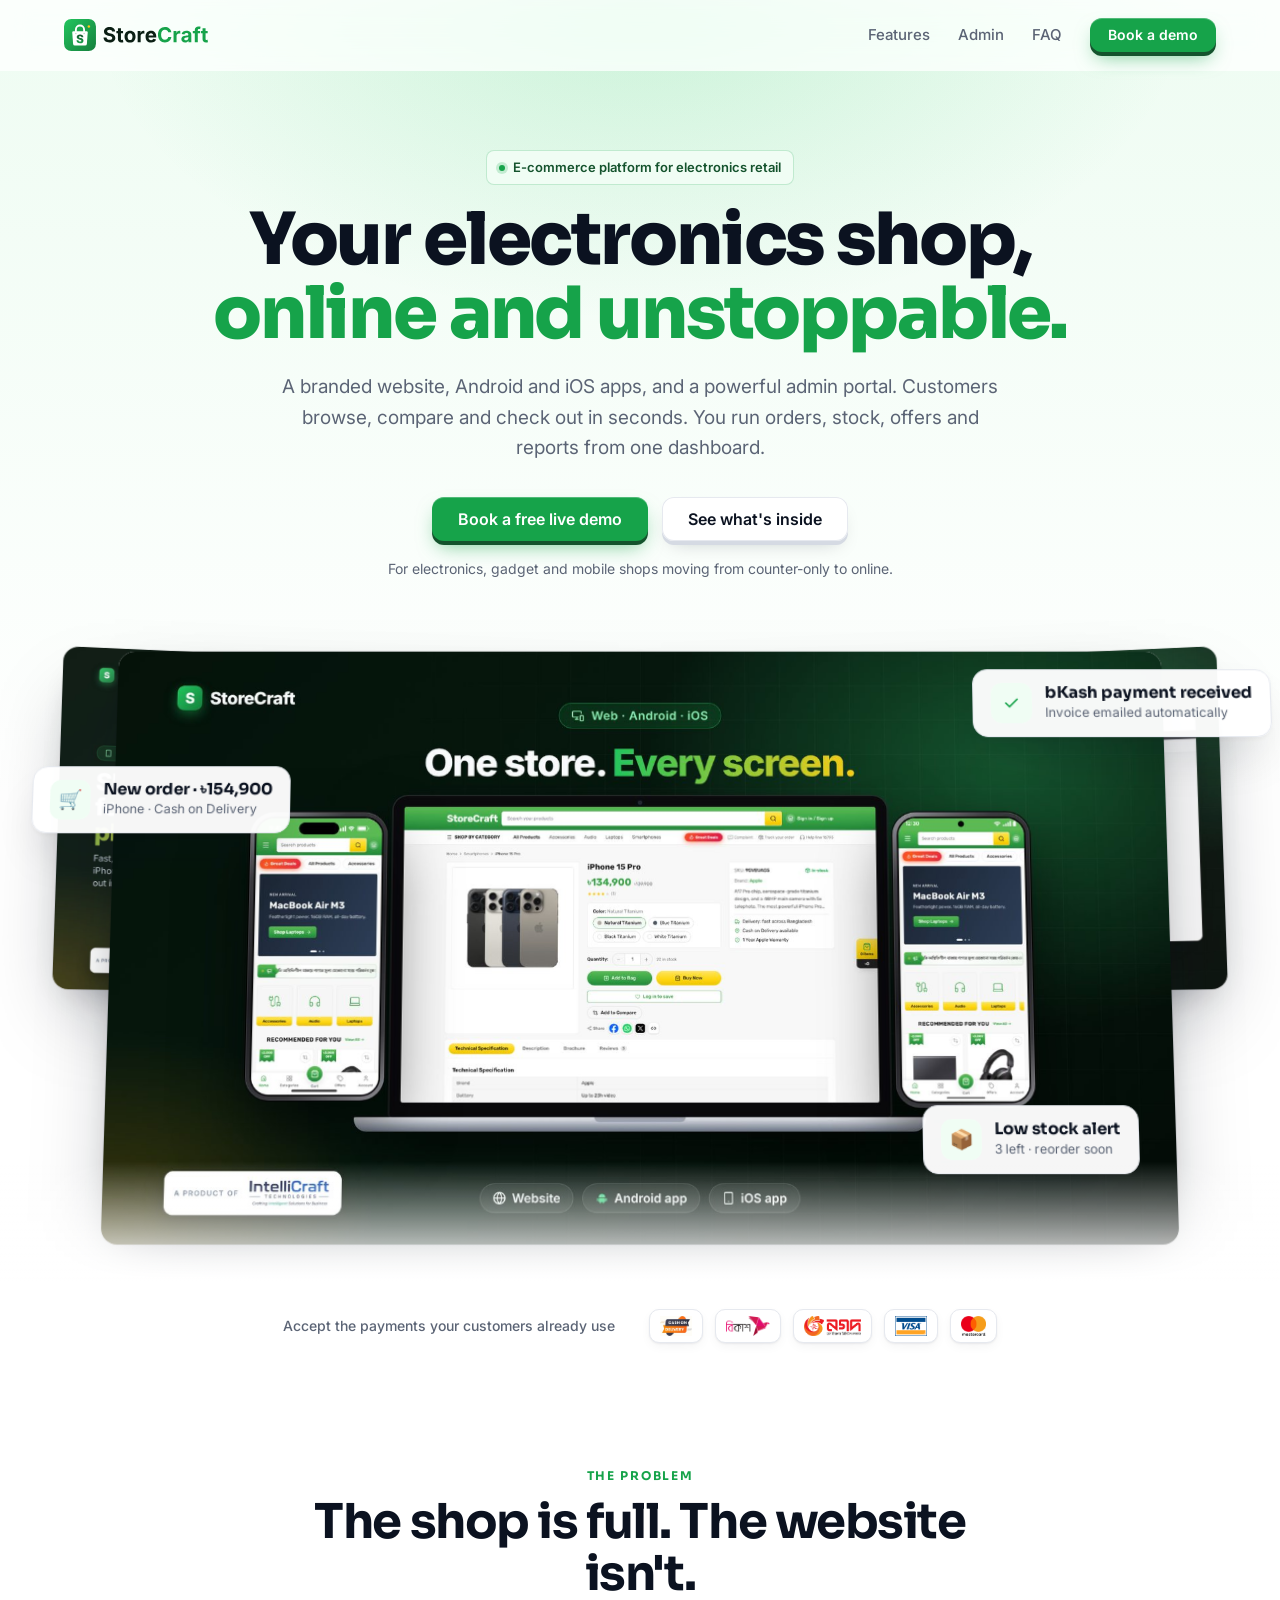
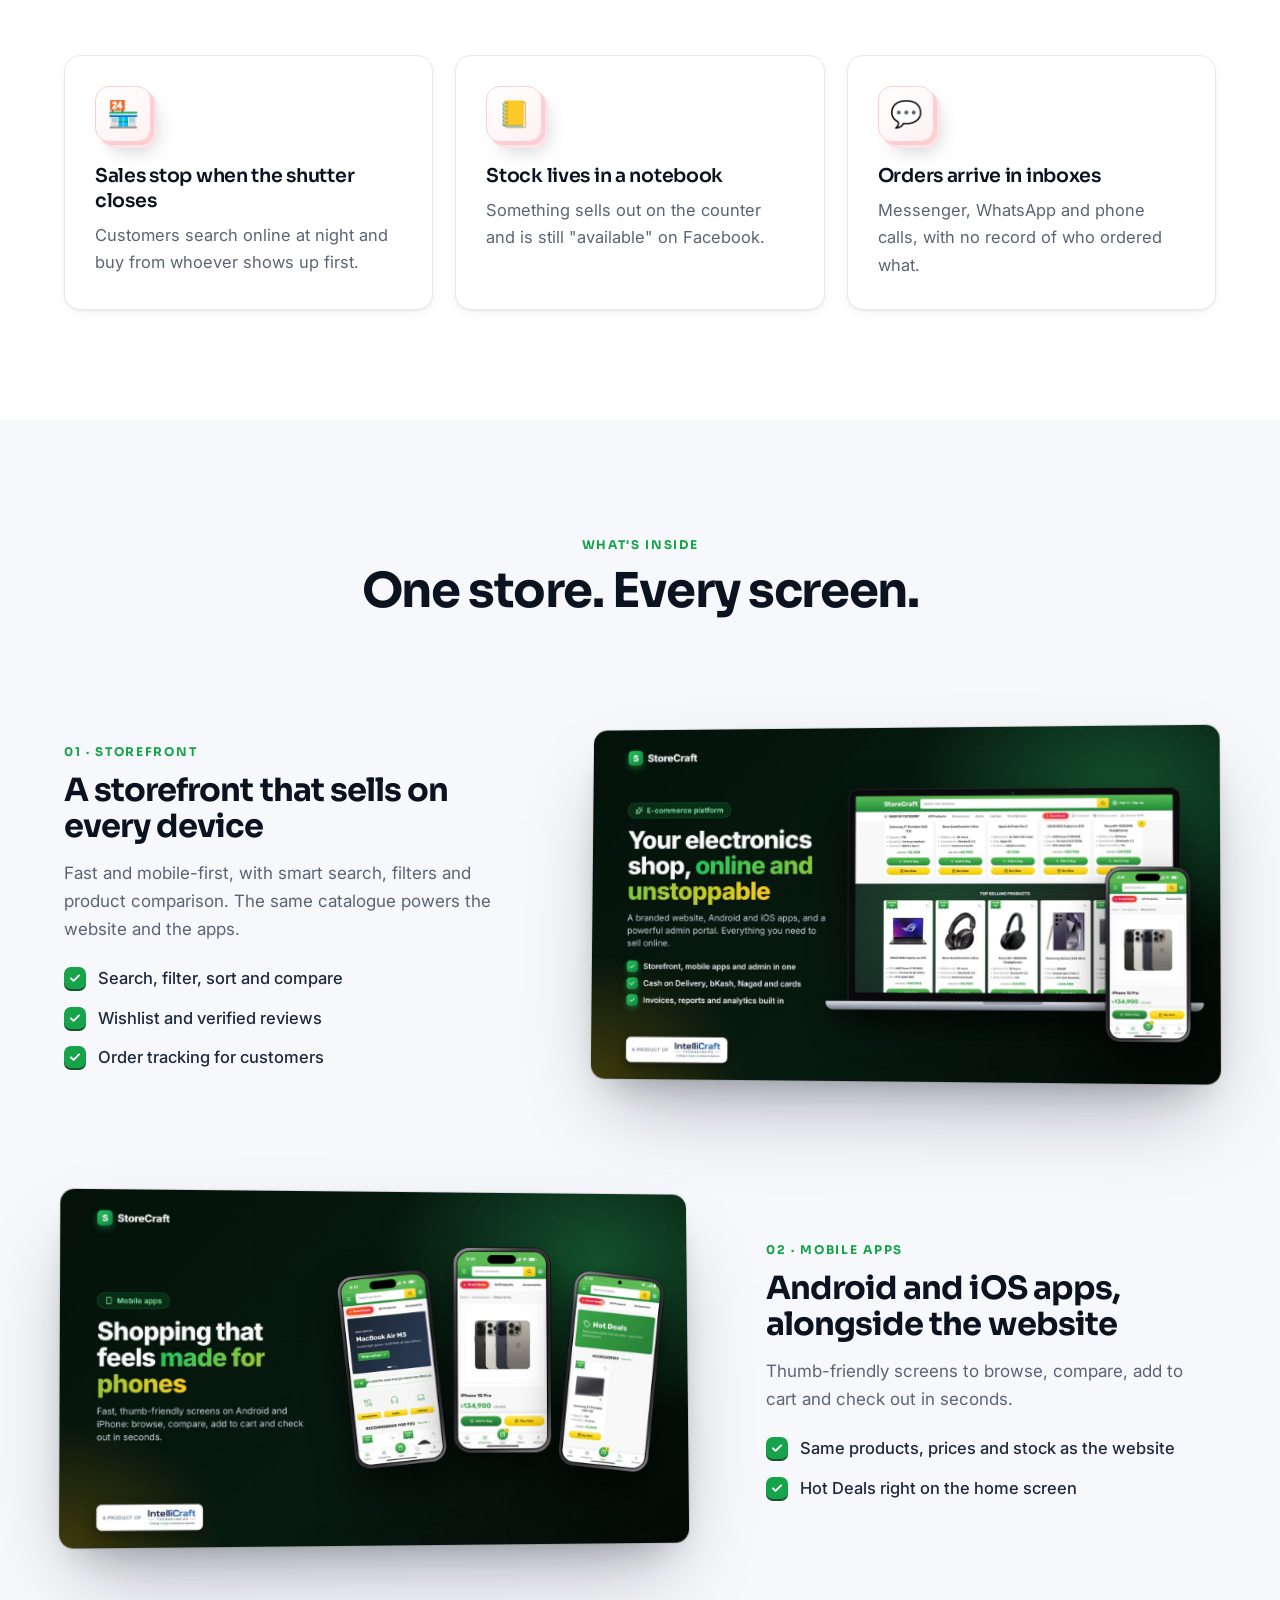
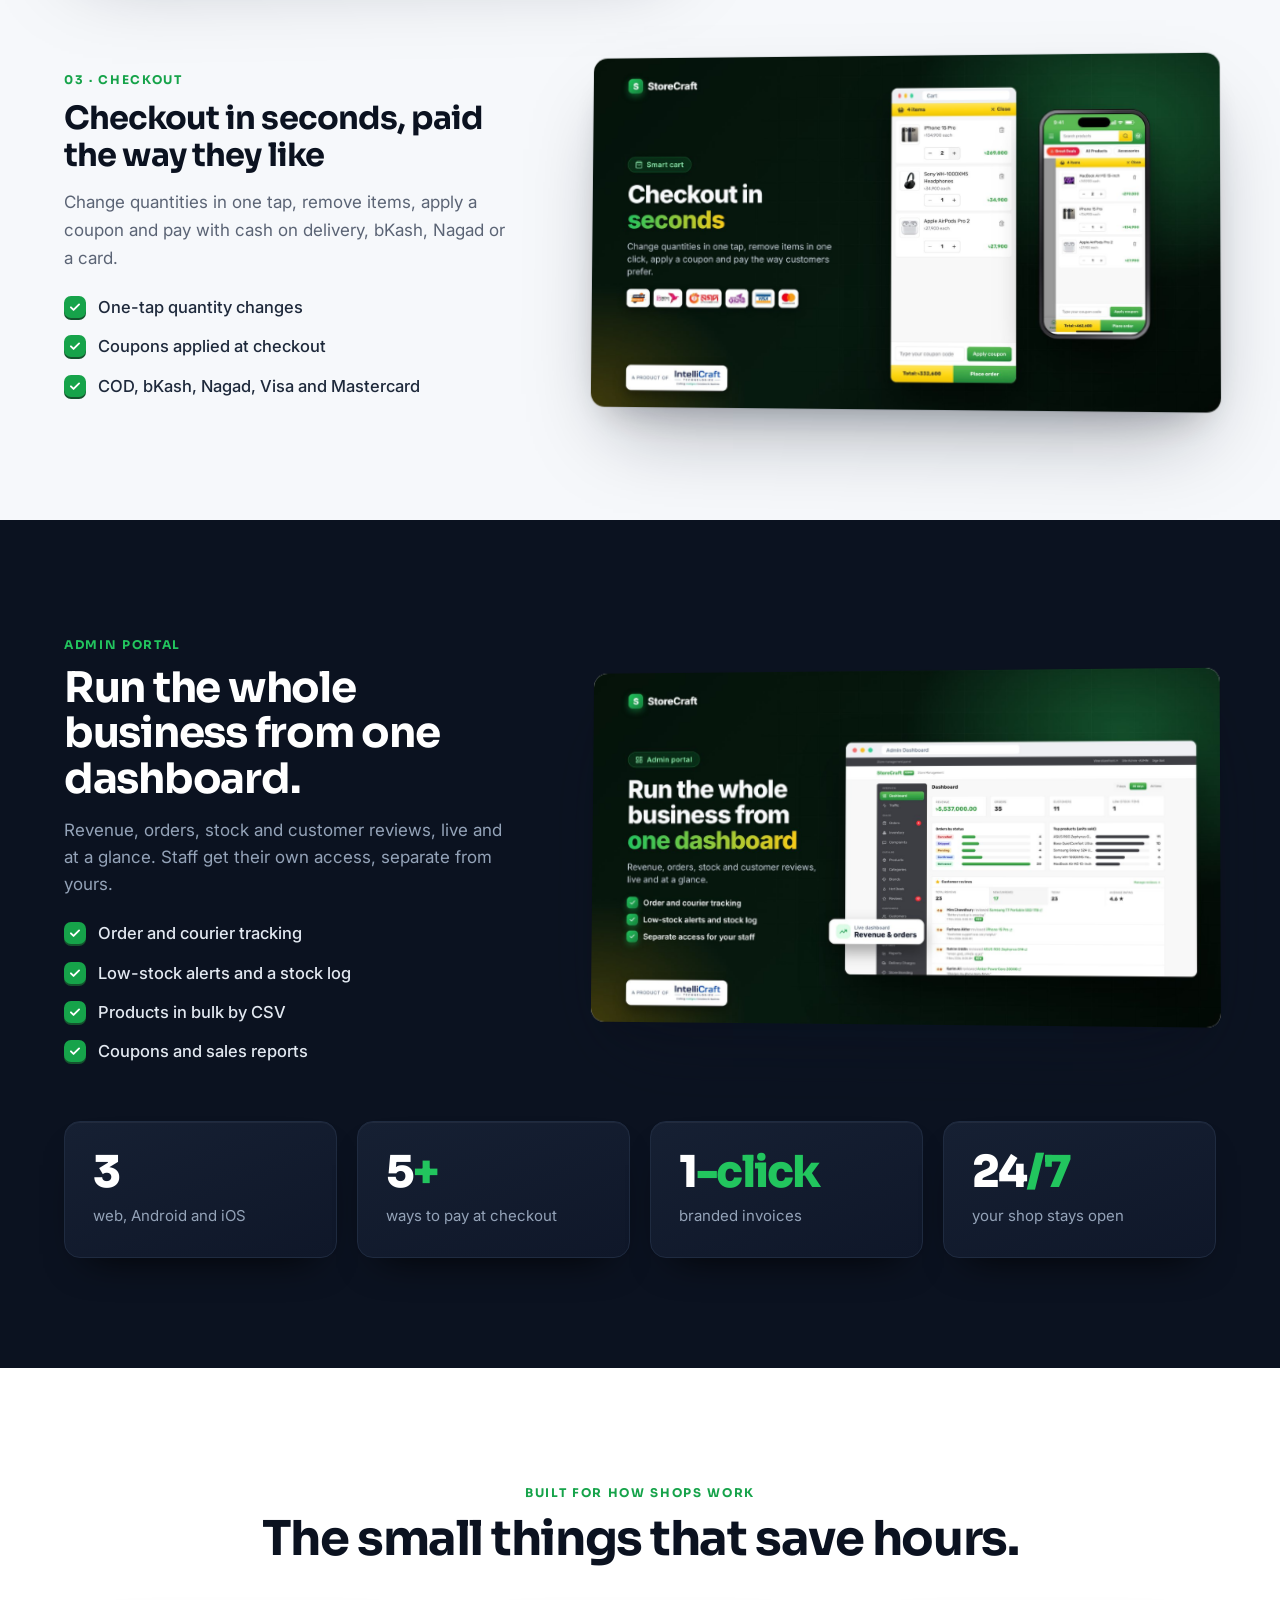
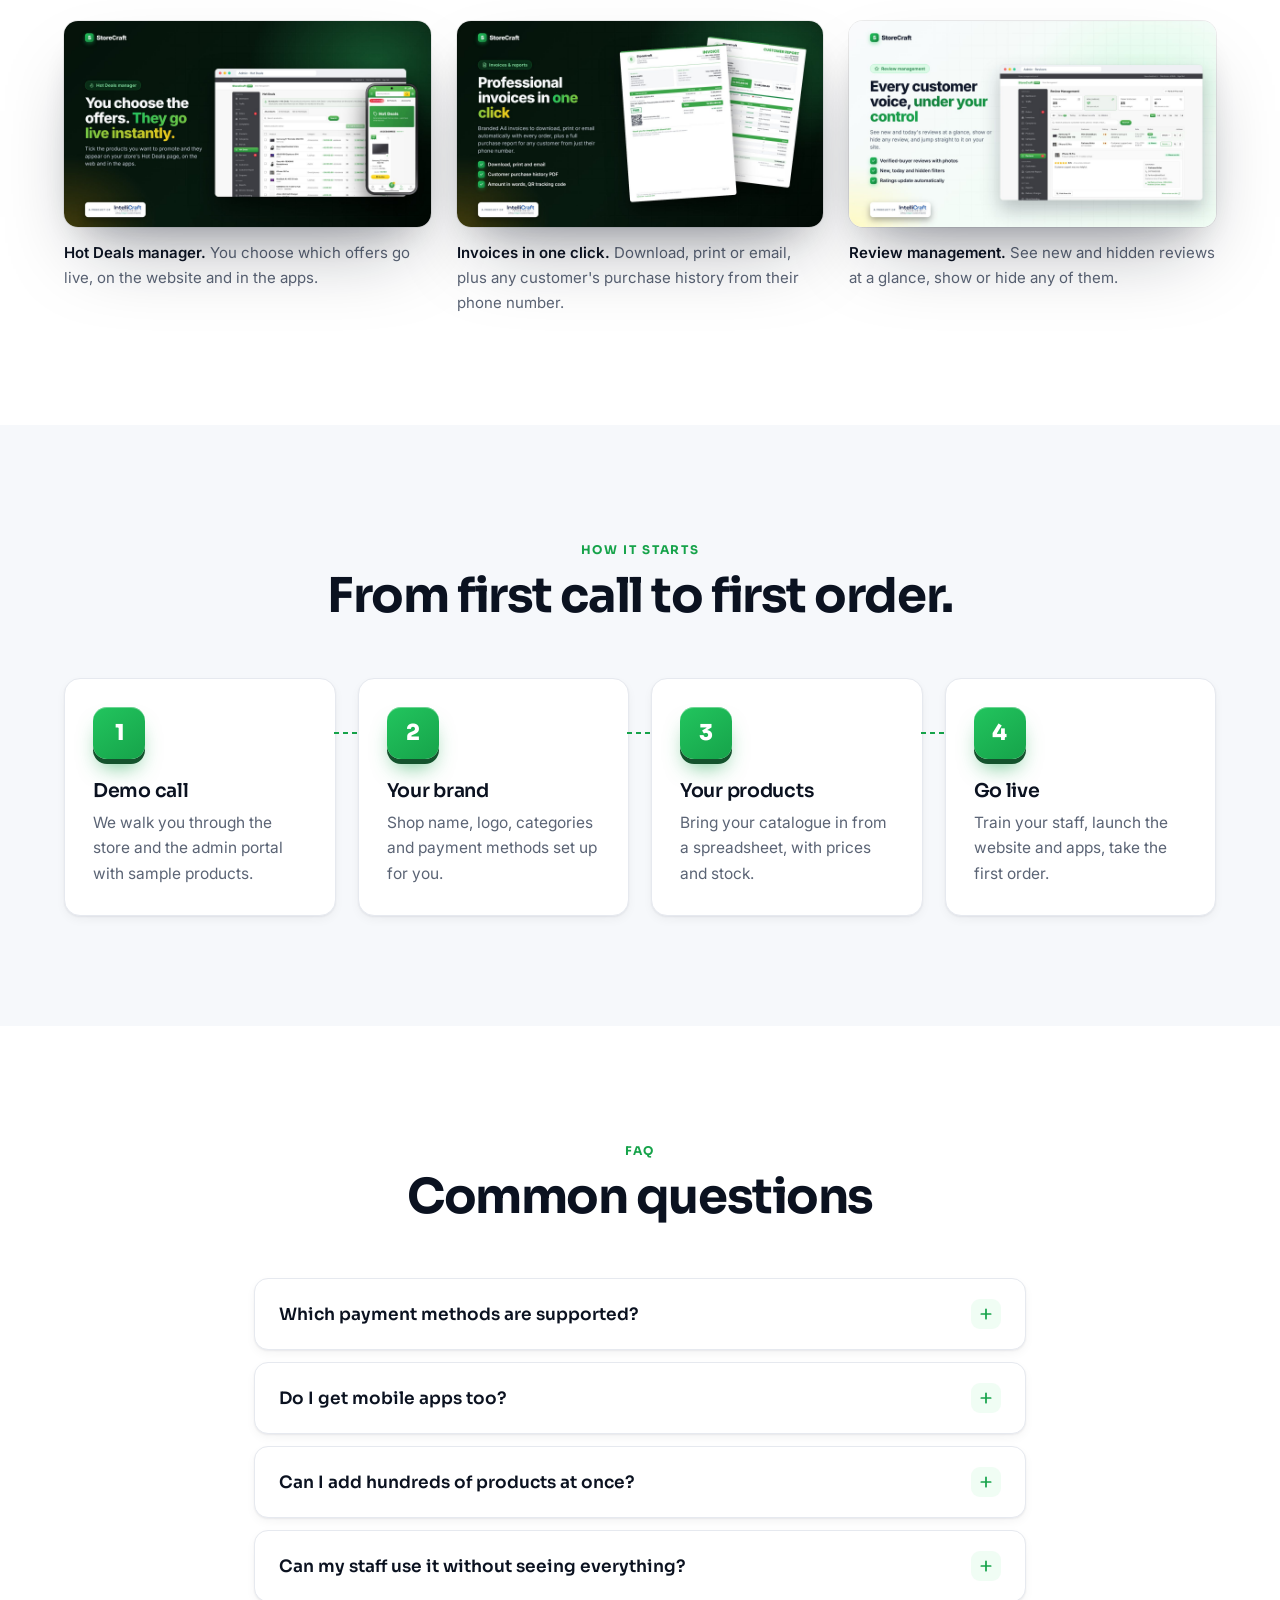
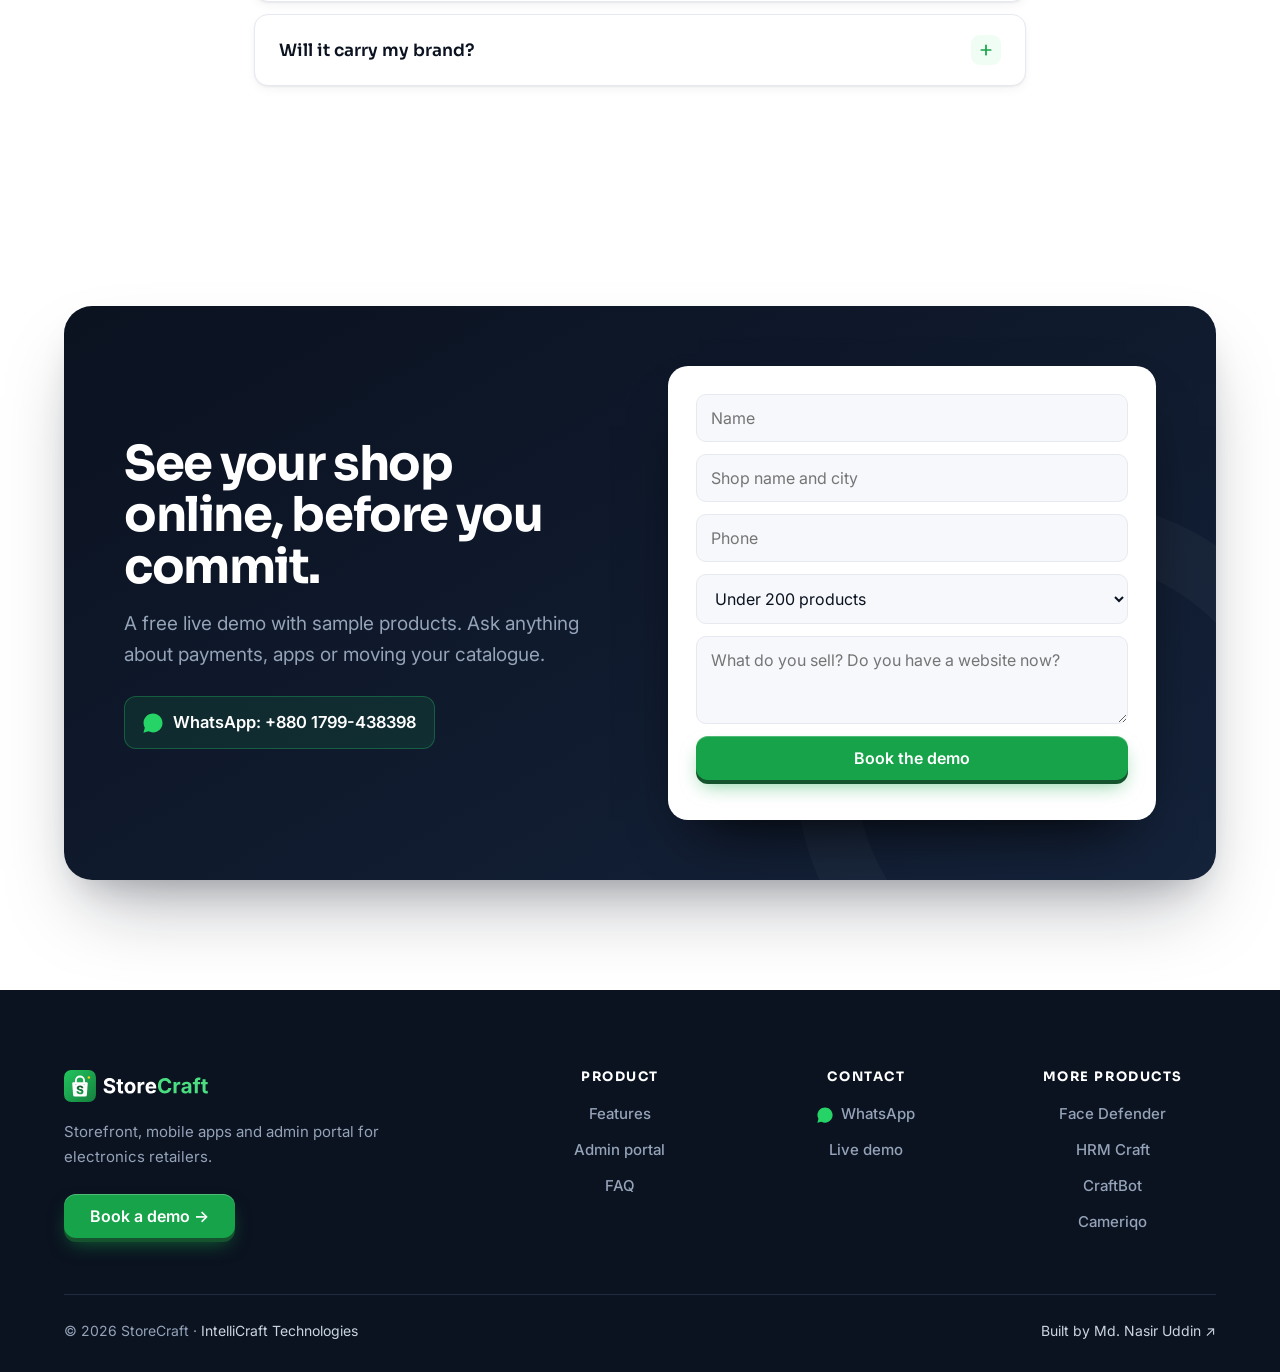
<file: storecraft/index.html>
<!doctype html>
<html lang="en">
<head>
<meta charset="utf-8">
<meta name="viewport" content="width=device-width, initial-scale=1">
<title>StoreCraft — Online store, apps and admin for electronics retail</title>
<meta name="description" content="StoreCraft is a complete e-commerce platform for electronics retailers: a mobile-first storefront, Android and iOS apps, COD, bKash, Nagad and card payments, and a full admin portal.">
<meta property="og:title" content="StoreCraft — your electronics shop, online and unstoppable">
<meta property="og:description" content="Storefront, mobile apps and admin portal in one. Built for electronics retailers.">
<meta property="og:image" content="shots/01-hero.jpg">
<meta name="theme-color" content="#16a34a">
<link rel="preconnect" href="https://fonts.googleapis.com">
<link rel="preconnect" href="https://fonts.gstatic.com" crossorigin>
<link href="https://fonts.googleapis.com/css2?family=Inter:wght@400;500;600;700&family=Sora:wght@500;600;700;800&display=swap" rel="stylesheet">
<link rel="stylesheet" href="../shared/product.css">
<style>
:root{--brand:#16a34a;--brand-2:#22c55e;--brand-ink:#14532d;--brand-soft:#f0fdf4}
.hero{background:linear-gradient(180deg,#eefcf2 0%,#fff 62%)}
.stage .screen.nobar{border-radius:16px}
</style>
<link rel="icon" href="logo.svg" type="image/svg+xml">
</head>
<body>
<header><div class="wrap">
  <a class="brand" href="./"><img src="logo-full.svg" alt="StoreCraft" width="145" height="32"></a>
  <nav aria-label="Main">
    <a href="#features">Features</a>
    <a href="#admin">Admin</a>
    <a href="#faq">FAQ</a>
    <a class="btn" href="#contact">Book a demo</a>
  </nav>
</div></header>

<main>
<section class="hero">
  <div class="wrap">
    <span class="eyebrow"><i></i>E-commerce platform for electronics retail</span>
    <h1>Your electronics shop, <span class="hl">online and unstoppable.</span></h1>
    <p class="lead">A branded website, Android and iOS apps, and a powerful admin portal. Customers browse, compare and check out in seconds. You run orders, stock, offers and reports from one dashboard.</p>
    <div class="cta">
      <a class="btn" href="#contact">Book a free live demo</a>
      <a class="btn alt" href="#features">See what's inside</a>
    </div>
    <small>For electronics, gadget and mobile shops moving from counter-only to online.</small>

    <div class="stage">
      <div class="stage-inner">
        <div class="screen back l nobar"><img src="shots/04-mobile-apps.jpg" alt="" width="1600" height="900" loading="lazy"></div>
        <div class="screen back r nobar"><img src="shots/03-admin-dashboard.jpg" alt="" width="1600" height="900" loading="lazy"></div>
        <div class="screen nobar zoom"><img src="shots/02-every-platform.jpg" alt="StoreCraft storefront on laptop, tablet and phone" width="1600" height="900"></div>
        <div class="chip c1"><span class="ci">🛒</span><span><b>New order · ৳154,900</b><small>iPhone · Cash on Delivery</small></span></div>
        <div class="chip c2"><span class="ci">✓</span><span><b>bKash payment received</b><small>Invoice emailed automatically</small></span></div>
        <div class="chip c3"><span class="ci">📦</span><span><b>Low stock alert</b><small>3 left · reorder soon</small></span></div>
      </div>
    </div>
  </div>
  <div class="hero-fade"></div>
</section>

<div class="trust"><div class="wrap">
  <span>Accept the payments your customers already use</span>
  <div class="pay-logos">
    <img src="pay/cod.png" alt="Cash on Delivery" loading="lazy"><img src="pay/bkash.png" alt="bKash" loading="lazy"><img src="pay/nagad.png" alt="Nagad" loading="lazy"><img src="pay/visa.png" alt="Visa" loading="lazy"><img src="pay/mastercard.png" alt="Mastercard" loading="lazy">
  </div>
</div></div>

<section>
  <div class="wrap">
    <div class="sec-head">
      <span class="ftag">The problem</span>
      <h2>The shop is full. The website isn't.</h2>
    </div>
    <div class="cards3">
      <div class="card warn" data-tilt="8"><div class="ico3d lift">🏪</div><h3 class="lift">Sales stop when the shutter closes</h3><p>Customers search online at night and buy from whoever shows up first.</p></div>
      <div class="card warn" data-tilt="8"><div class="ico3d lift">📒</div><h3 class="lift">Stock lives in a notebook</h3><p>Something sells out on the counter and is still "available" on Facebook.</p></div>
      <div class="card warn" data-tilt="8"><div class="ico3d lift">💬</div><h3 class="lift">Orders arrive in inboxes</h3><p>Messenger, WhatsApp and phone calls, with no record of who ordered what.</p></div>
    </div>
  </div>
</section>

<section id="features" class="alt-bg">
  <div class="wrap">
    <div class="sec-head">
      <span class="ftag">What's inside</span>
      <h2>One store. Every screen.</h2>
    </div>

    <div class="frow">
      <div class="ftext">
        <span class="ftag">01 · Storefront</span>
        <h3>A storefront that sells on every device</h3>
        <p>Fast and mobile-first, with smart search, filters and product comparison. The same catalogue powers the website and the apps.</p>
        <ul class="checks"><li>Search, filter, sort and compare</li><li>Wishlist and verified reviews</li><li>Order tracking for customers</li></ul>
      </div>
      <div class="persp"><div class="screen nobar zoom"><img src="shots/01-hero.jpg" alt="StoreCraft storefront on a laptop and a phone" loading="lazy" width="1600" height="900"></div></div>
    </div>

    <div class="frow flip">
      <div class="ftext">
        <span class="ftag">02 · Mobile apps</span>
        <h3>Android and iOS apps, alongside the website</h3>
        <p>Thumb-friendly screens to browse, compare, add to cart and check out in seconds.</p>
        <ul class="checks"><li>Same products, prices and stock as the website</li><li>Hot Deals right on the home screen</li></ul>
      </div>
      <div class="persp"><div class="screen nobar zoom"><img src="shots/04-mobile-apps.jpg" alt="StoreCraft mobile apps on Android and iPhone" loading="lazy" width="1600" height="900"></div></div>
    </div>

    <div class="frow">
      <div class="ftext">
        <span class="ftag">03 · Checkout</span>
        <h3>Checkout in seconds, paid the way they like</h3>
        <p>Change quantities in one tap, remove items, apply a coupon and pay with cash on delivery, bKash, Nagad or a card.</p>
        <ul class="checks"><li>One-tap quantity changes</li><li>Coupons applied at checkout</li><li>COD, bKash, Nagad, Visa and Mastercard</li></ul>
      </div>
      <div class="persp"><div class="screen nobar zoom"><img src="shots/05-smart-cart.jpg" alt="Smart cart and checkout screens" loading="lazy" width="1600" height="900"></div></div>
    </div>
  </div>
</section>

<section id="admin" class="dark">
  <div class="wrap">
    <div class="frow" style="margin-top:0">
      <div class="ftext">
        <span class="ftag">Admin portal</span>
        <h2 style="font-size:clamp(28px,3.4vw,42px)">Run the whole business from one dashboard.</h2>
        <p class="lead" style="margin-top:16px">Revenue, orders, stock and customer reviews, live and at a glance. Staff get their own access, separate from yours.</p>
        <ul class="checks"><li>Order and courier tracking</li><li>Low-stock alerts and a stock log</li><li>Products in bulk by CSV</li><li>Coupons and sales reports</li></ul>
      </div>
      <div class="persp"><div class="screen nobar zoom"><img src="shots/03-admin-dashboard.jpg" alt="StoreCraft admin dashboard" loading="lazy" width="1600" height="900"></div></div>
    </div>
    <div class="stats">
      <div class="stat" data-tilt="10"><strong>3</strong><span>web, Android and iOS</span></div>
      <div class="stat" data-tilt="10"><strong>5<em>+</em></strong><span>ways to pay at checkout</span></div>
      <div class="stat" data-tilt="10"><strong>1<em>-click</em></strong><span>branded invoices</span></div>
      <div class="stat" data-tilt="10"><strong>24<em>/7</em></strong><span>your shop stays open</span></div>
    </div>
  </div>
</section>

<section>
  <div class="wrap">
    <div class="sec-head">
      <span class="ftag">Built for how shops work</span>
      <h2>The small things that save hours.</h2>
    </div>
    <div class="gallery" style="margin-top:0">
      <figure><div class="screen nobar zoom"><img src="shots/08-hot-deals.jpg" alt="Hot Deals manager" loading="lazy" width="1600" height="900"></div><figcaption><b>Hot Deals manager.</b> You choose which offers go live, on the website and in the apps.</figcaption></figure>
      <figure><div class="screen nobar zoom"><img src="shots/06-invoices-reports.jpg" alt="Invoices and customer reports" loading="lazy" width="1600" height="900"></div><figcaption><b>Invoices in one click.</b> Download, print or email, plus any customer's purchase history from their phone number.</figcaption></figure>
      <figure><div class="screen nobar zoom"><img src="shots/07-review-management.jpg" alt="Review management" loading="lazy" width="1600" height="900"></div><figcaption><b>Review management.</b> See new and hidden reviews at a glance, show or hide any of them.</figcaption></figure>
    </div>
  </div>
</section>

<section class="alt-bg">
  <div class="wrap">
    <div class="sec-head">
      <span class="ftag">How it starts</span>
      <h2>From first call to first order.</h2>
    </div>
    <ol class="steps">
      <li><h3>Demo call</h3><p>We walk you through the store and the admin portal with sample products.</p></li>
      <li><h3>Your brand</h3><p>Shop name, logo, categories and payment methods set up for you.</p></li>
      <li><h3>Your products</h3><p>Bring your catalogue in from a spreadsheet, with prices and stock.</p></li>
      <li><h3>Go live</h3><p>Train your staff, launch the website and apps, take the first order.</p></li>
    </ol>
  </div>
</section>

<section id="faq">
  <div class="wrap faq">
    <div class="sec-head">
      <span class="ftag">FAQ</span>
      <h2>Common questions</h2>
    </div>
    <details><summary>Which payment methods are supported?</summary><p>Cash on delivery, bKash, Nagad and Visa/Mastercard cards. Turn on only the ones you want.</p></details>
    <details><summary>Do I get mobile apps too?</summary><p>Yes. Android and iOS apps run alongside the website, on the same products, prices and stock.</p></details>
    <details><summary>Can I add hundreds of products at once?</summary><p>Yes. Products can be imported in bulk from a CSV file, and edited one by one in the admin portal.</p></details>
    <details><summary>Can my staff use it without seeing everything?</summary><p>Yes. Staff get their own logins with access to the admin work they do, separate from the owner's.</p></details>
    <details><summary>Will it carry my brand?</summary><p>Your shop name and logo appear across the website, the apps and every invoice.</p></details>
  </div>
</section>

<section id="contact" style="padding-bottom:0">
  <div class="wrap">
    <div class="contact">
      <div>
        <h2>See your shop online, before you commit.</h2>
        <p class="lead">A free live demo with sample products. Ask anything about payments, apps or moving your catalogue.</p>
        <a class="wa" href="https://wa.me/8801799438398" target="_blank" rel="noopener"><svg width="20" height="20" viewBox="0 0 24 24" aria-hidden="true"><path fill="currentColor" d="M12.04.63C5.76.63.65 5.74.65 12.02c0 2.01.52 3.97 1.52 5.7L.55 23.63l6.04-1.58a11.36 11.36 0 0 0 5.44 1.39c6.28 0 11.39-5.11 11.39-11.39S18.32.63 12.04.63zm5.43 13.75c-.3-.15-1.76-.87-2.03-.97-.27-.1-.47-.15-.67.15-.2.3-.77.97-.94 1.17-.17.2-.35.22-.65.07-.3-.15-1.26-.46-2.4-1.48-.89-.79-1.49-1.77-1.66-2.07-.17-.3-.02-.46.13-.61.13-.13.3-.35.45-.52.15-.17.2-.3.3-.5.1-.2.05-.37-.02-.52-.08-.15-.67-1.61-.92-2.21-.24-.58-.49-.5-.67-.51h-.57c-.2 0-.52.07-.8.37-.27.3-1.04 1.02-1.04 2.48s1.07 2.88 1.21 3.08c.15.2 2.1 3.2 5.08 4.49 2.47 1.07 2.97.86 3.56.8.57-.09 1.76-.72 2.01-1.41.25-.69.25-1.29.17-1.41-.07-.12-.27-.2-.57-.35z"/></svg>WhatsApp: +880 1799-438398</a>
      </div>
      <form id="demo" data-product="StoreCraft" data-wa="8801799438398">
        <input name="name" aria-label="Name" required placeholder="Name">
        <input name="shop" aria-label="Shop name and city" required placeholder="Shop name and city">
        <input name="phone" aria-label="Phone" required placeholder="Phone">
        <select name="size" aria-label="Number of products"><option>Under 200 products</option><option>200–1,000 products</option><option>1,000+ products</option></select>
        <textarea name="msg" rows="3" aria-label="Message" placeholder="What do you sell? Do you have a website now?"></textarea>
        <button class="btn" type="submit">Book the demo</button>
        <p class="status" role="status"></p>
      </form>
    </div>
  </div>
</section>
</main>

<footer><div class="wrap">
  <div class="f-top">
    <div class="f-brand">
      <img src="logo-full-white.svg" alt="StoreCraft" width="145" height="32" loading="lazy">
      <p>Storefront, mobile apps and admin portal for electronics retailers.</p>
      <a class="btn" href="#contact">Book a demo →</a>
    </div>
    <nav class="f-col" aria-label="Product"><h4>Product</h4><a href="#features">Features</a><a href="#admin">Admin portal</a><a href="#faq">FAQ</a></nav>
    <nav class="f-col" aria-label="Contact"><h4>Contact</h4><a class="wa-l" href="https://wa.me/8801799438398" target="_blank" rel="noopener"><svg width="16" height="16" viewBox="0 0 24 24" aria-hidden="true"><path fill="currentColor" d="M12.04.63C5.76.63.65 5.74.65 12.02c0 2.01.52 3.97 1.52 5.7L.55 23.63l6.04-1.58a11.36 11.36 0 0 0 5.44 1.39c6.28 0 11.39-5.11 11.39-11.39S18.32.63 12.04.63zm5.43 13.75c-.3-.15-1.76-.87-2.03-.97-.27-.1-.47-.15-.67.15-.2.3-.77.97-.94 1.17-.17.2-.35.22-.65.07-.3-.15-1.26-.46-2.4-1.48-.89-.79-1.49-1.77-1.66-2.07-.17-.3-.02-.46.13-.61.13-.13.3-.35.45-.52.15-.17.2-.3.3-.5.1-.2.05-.37-.02-.52-.08-.15-.67-1.61-.92-2.21-.24-.58-.49-.5-.67-.51h-.57c-.2 0-.52.07-.8.37-.27.3-1.04 1.02-1.04 2.48s1.07 2.88 1.21 3.08c.15.2 2.1 3.2 5.08 4.49 2.47 1.07 2.97.86 3.56.8.57-.09 1.76-.72 2.01-1.41.25-.69.25-1.29.17-1.41-.07-.12-.27-.2-.57-.35z"/></svg>WhatsApp</a><a href="#contact">Live demo</a></nav>
    <nav class="f-col" aria-label="More products"><h4>More products</h4><a href="../face-defender/">Face Defender</a><a href="../hrm/">HRM Craft</a><a href="../craftbot/">CraftBot</a><a href="../cameriqo/">Cameriqo</a></nav>
  </div>
  <div class="f-bottom"><span>© 2026 StoreCraft · <a href="https://www.intellicrafttechnologies.com/" target="_blank" rel="noopener">IntelliCraft Technologies</a></span><a href="../" target="_blank" rel="noopener">Built by Md. Nasir Uddin ↗</a></div>
</div></footer>
<script src="../shared/product.js"></script>
</body>
</html>
</file>
<file: shared/product.css>
/* Shared product-page system for HRM Craft and StoreCraft.
   Each page sets --brand / --brand-2 / --brand-ink / --brand-soft. */
:root{
  --ink:#0b1220;--ink-2:#1e293b;--muted:#5b6475;--line:#e6e9ef;--bg:#ffffff;--surface:#f6f8fb;
  --brand:#16a34a;--brand-2:#22c55e;--brand-ink:#14532d;--brand-soft:#ecfdf3;
  --r:16px;
  --sh-1:0 1px 2px rgba(11,18,32,.06),0 4px 12px -2px rgba(11,18,32,.06);
  --sh-2:0 2px 4px rgba(11,18,32,.04),0 24px 48px -16px rgba(11,18,32,.22);
  --sh-3:0 40px 80px -24px rgba(11,18,32,.35),0 18px 36px -18px rgba(11,18,32,.25);
  --head:"Sora","Inter",system-ui,sans-serif;
}
*{box-sizing:border-box;margin:0}
html{scroll-behavior:smooth}
body{font:16.5px/1.65 "Inter",system-ui,sans-serif;color:var(--ink-2);background:var(--bg);-webkit-font-smoothing:antialiased;overflow-x:hidden}
a{color:inherit}
img{display:block;max-width:100%;height:auto}
.wrap{max-width:1200px;margin:0 auto;padding:0 24px}
h1,h2,h3{font-family:var(--head);color:var(--ink);letter-spacing:-.03em}
h1{font-size:clamp(38px,6vw,72px);font-weight:800;line-height:1.02}
h2{font-size:clamp(30px,4vw,48px);font-weight:700;line-height:1.08}
h3{font-size:19px;font-weight:600;line-height:1.3;letter-spacing:-.015em}
.hl{color:var(--brand)}
.eyebrow{display:inline-flex;align-items:center;gap:8px;font-size:13px;font-weight:600;color:var(--brand-ink);background:var(--brand-soft);border:1px solid color-mix(in srgb,var(--brand) 22%,transparent);padding:6px 12px;border-radius:8px;margin-bottom:18px}
.eyebrow i{width:6px;height:6px;border-radius:50%;background:var(--brand);box-shadow:0 0 0 3px color-mix(in srgb,var(--brand) 20%,transparent)}
.lead{font-size:19px;color:var(--muted);max-width:60ch;line-height:1.6}
.center{text-align:center}.center .lead,.center h2{margin-left:auto;margin-right:auto}
.sec-head{max-width:760px;margin:0 auto 56px;text-align:center}
.sec-head .lead{margin:16px auto 0}

/* ---------- header ---------- */
header{position:fixed;inset:0 0 auto 0;z-index:60;background:rgba(255,255,255,.78);backdrop-filter:saturate(1.6) blur(14px);border-bottom:1px solid transparent;transition:border-color .25s,box-shadow .25s}
header.solid{border-color:var(--line);box-shadow:0 6px 24px -18px rgba(11,18,32,.35)}
header .wrap{display:flex;align-items:center;justify-content:space-between;height:70px;gap:20px}
.brand img{height:32px;width:auto}
nav{display:flex;align-items:center;gap:28px;font-size:15px;font-weight:500}
nav a{text-decoration:none;color:var(--muted);transition:color .2s}
nav a:hover{color:var(--ink)}
nav .btn{padding:10px 18px;font-size:14px;color:#fff}

/* ---------- 3D buttons ---------- */
.btn{position:relative;display:inline-flex;align-items:center;justify-content:center;gap:8px;padding:14px 26px;border:0;border-radius:12px;background:var(--brand);color:#fff;font:600 16px/1 "Inter",sans-serif;text-decoration:none;cursor:pointer;
  box-shadow:0 4px 0 var(--brand-ink),0 10px 20px -6px color-mix(in srgb,var(--brand) 60%,transparent),inset 0 1px 0 rgba(255,255,255,.25);
  transform:translateY(0);transition:transform .12s,box-shadow .12s,background .2s}
.btn:hover{background:color-mix(in srgb,var(--brand) 88%,#000);transform:translateY(-1px);box-shadow:0 5px 0 var(--brand-ink),0 14px 26px -8px color-mix(in srgb,var(--brand) 60%,transparent),inset 0 1px 0 rgba(255,255,255,.25)}
.btn:active{transform:translateY(4px);box-shadow:0 0 0 var(--brand-ink),0 4px 10px -4px color-mix(in srgb,var(--brand) 60%,transparent)}
.btn.alt{background:#fff;color:var(--ink);box-shadow:0 4px 0 #d5dae3,0 10px 20px -10px rgba(11,18,32,.25),inset 0 0 0 1px var(--line)}
.btn.alt:hover{background:#fff;box-shadow:0 5px 0 #d5dae3,0 14px 24px -10px rgba(11,18,32,.28),inset 0 0 0 1px #d5dae3}
.btn.alt:active{box-shadow:0 0 0 #d5dae3,inset 0 0 0 1px var(--line)}

/* ---------- hero with 3D stage ---------- */
.hero{position:relative;padding:150px 0 40px;background:linear-gradient(180deg,var(--brand-soft) 0%,#fff 62%);overflow:hidden}
.hero::before{content:"";position:absolute;left:50%;top:-320px;width:1100px;height:640px;transform:translateX(-50%);border-radius:50%;background:radial-gradient(closest-side,color-mix(in srgb,var(--brand-2) 18%,transparent),transparent);pointer-events:none}
.hero .wrap{position:relative;text-align:center}
.hero h1{max-width:16ch;margin:0 auto}
.hero .lead{margin:22px auto 0}
.cta{display:flex;gap:14px;justify-content:center;flex-wrap:wrap;margin-top:34px}
.hero small{display:block;margin-top:16px;color:var(--muted);font-size:14px}
.stage{position:relative;max-width:1060px;margin:64px auto 0;perspective:1800px;--rx:14deg;--ry:0deg}
.stage-inner{position:relative;transform-style:preserve-3d;transform:rotateX(var(--rx)) rotateY(var(--ry));transition:transform .5s cubic-bezier(.2,.7,.2,1)}
.stage.in .stage-inner{--rx:6deg}
.screen{position:relative;border-radius:14px;overflow:hidden;background:#fff;box-shadow:var(--sh-3),0 0 0 1px rgba(11,18,32,.08);transform:translateZ(0)}
.screen .bar{display:flex;align-items:center;gap:7px;height:34px;padding:0 14px;background:#f3f5f9;border-bottom:1px solid var(--line)}
.screen .bar i{width:10px;height:10px;border-radius:50%;background:#ff5f57}.screen .bar i:nth-child(2){background:#febc2e}.screen .bar i:nth-child(3){background:#28c840}
.screen .bar span{margin-left:12px;flex:1;max-width:340px;height:20px;border-radius:6px;background:#fff;border:1px solid var(--line);font:500 11px/18px "Inter";color:#94a3b8;padding:0 10px;text-align:left;overflow:hidden;white-space:nowrap}
.screen.back{position:absolute;width:62%;top:-34px;transform:translateZ(-140px);opacity:.96;filter:saturate(.9)}
.screen.back.l{left:-9%;transform:translateZ(-160px) rotateY(10deg)}
.screen.back.r{right:-9%;transform:translateZ(-160px) rotateY(-10deg)}
.chip{position:absolute;z-index:3;display:flex;align-items:center;gap:12px;padding:12px 16px;background:rgba(255,255,255,.96);border:1px solid var(--line);border-radius:14px;box-shadow:var(--sh-2);text-align:left;white-space:nowrap;animation:bob 6s ease-in-out infinite}
.chip b{display:block;font:700 15px/1.2 var(--head);color:var(--ink)}
.chip small{display:block;margin:0;font-size:12px;color:var(--muted)}
.chip .ci{display:grid;place-items:center;width:38px;height:38px;border-radius:10px;font-size:18px;background:var(--brand-soft);color:var(--brand)}
.chip.c1{left:-4%;top:24%;transform:translateZ(120px)}
.chip.c2{right:-5%;top:10%;transform:translateZ(160px);animation-delay:-2s}
.chip.c3{right:6%;bottom:12%;transform:translateZ(100px);animation-delay:-4s}
@keyframes bob{0%,100%{translate:0 0}50%{translate:0 -10px}}
.hero-fade{position:absolute;left:0;right:0;bottom:0;height:120px;background:linear-gradient(transparent,#fff);z-index:4;pointer-events:none}

/* trust strip */
.trust{padding:28px 0 8px}
.trust .wrap{display:flex;flex-wrap:wrap;align-items:center;justify-content:center;gap:14px 34px;color:var(--muted);font-size:14px;font-weight:500}
.trust .t{display:flex;align-items:center;gap:8px}
.trust .t svg{color:var(--brand)}
.pay-logos{display:flex;flex-wrap:wrap;gap:12px;justify-content:center;align-items:center}
.pay-logos img{height:34px;width:auto;padding:6px 10px;background:#fff;border:1px solid var(--line);border-radius:10px;box-shadow:var(--sh-1)}

/* ---------- sections ---------- */
section{padding:110px 0;position:relative}
.alt-bg{background:var(--surface)}

/* problem cards */
.cards3{display:grid;grid-template-columns:repeat(3,1fr);gap:22px}
.card{position:relative;background:#fff;border:1px solid var(--line);border-radius:var(--r);padding:30px;box-shadow:var(--sh-1);transform-style:preserve-3d;transition:box-shadow .3s,border-color .3s}
.card:hover{box-shadow:var(--sh-2);border-color:color-mix(in srgb,var(--brand) 30%,var(--line))}
.card p{color:var(--muted);margin-top:8px}
.card .lift{transform:translateZ(40px)}
/* extruded 3D icon tile */
.ico3d{display:grid;place-items:center;width:56px;height:56px;margin-bottom:22px;border-radius:14px;font-size:26px;
  background:linear-gradient(145deg,#fff,var(--brand-soft));border:1px solid color-mix(in srgb,var(--brand) 18%,transparent);
  box-shadow:0 1px 0 #fff inset,3px 3px 0 color-mix(in srgb,var(--brand) 22%,#fff),6px 6px 0 color-mix(in srgb,var(--brand) 12%,#fff),10px 14px 20px -8px rgba(11,18,32,.25)}
.card.warn .ico3d{background:linear-gradient(145deg,#fff,#fff1f2);border-color:#fecdd3;box-shadow:0 1px 0 #fff inset,3px 3px 0 #fecdd3,6px 6px 0 #ffe4e6,10px 14px 20px -8px rgba(11,18,32,.25)}

/* feature rows with perspective screenshots */
.frow{display:grid;grid-template-columns:5fr 7fr;gap:72px;align-items:center;margin-top:110px}
.frow:first-of-type{margin-top:0}
.frow.flip{grid-template-columns:7fr 5fr}
.frow.flip .ftext{order:2}
.ftag{display:inline-block;font:700 12px/1 var(--head);letter-spacing:.14em;text-transform:uppercase;color:var(--brand);margin-bottom:14px}
.ftext h3{font-size:clamp(24px,2.6vw,32px);font-weight:700;letter-spacing:-.03em;line-height:1.15;margin-bottom:14px}
.ftext>p{color:var(--muted);font-size:17px}
.checks{list-style:none;padding:0;margin-top:22px;display:grid;gap:12px}
.checks li{display:flex;gap:12px;align-items:flex-start;font-weight:500;color:var(--ink-2)}
.checks li::before{content:"";flex:none;width:22px;height:22px;margin-top:2px;border-radius:7px;background:var(--brand) url("data:image/svg+xml,%3Csvg xmlns='http://www.w3.org/2000/svg' viewBox='0 0 24 24' fill='none' stroke='white' stroke-width='3.2' stroke-linecap='round' stroke-linejoin='round'%3E%3Cpath d='m5 12.5 4.5 4.5L19 7.5'/%3E%3C/svg%3E") center/14px no-repeat;box-shadow:0 2px 0 var(--brand-ink)}
.persp{perspective:1600px}
.persp .screen{transform:rotateY(-16deg) rotateX(6deg) scale(.96);transition:transform 1s cubic-bezier(.2,.7,.2,1);cursor:zoom-in}
.flip .persp .screen{transform:rotateY(16deg) rotateX(6deg) scale(.96)}
.persp.in .screen{transform:rotateY(-5deg) rotateX(2deg)}
.flip .persp.in .screen{transform:rotateY(5deg) rotateX(2deg)}
.persp .screen:hover{transform:rotateY(0) rotateX(0) scale(1.01)}

/* gallery */
.gallery{display:grid;grid-template-columns:repeat(3,1fr);gap:26px;margin-top:110px}
.gallery figure{margin:0}
.gallery .screen{cursor:zoom-in;transition:transform .4s cubic-bezier(.2,.7,.2,1),box-shadow .4s}
.gallery .screen:hover{transform:translateY(-6px) rotateX(4deg);box-shadow:var(--sh-3)}
.gallery figcaption{margin-top:14px;font-size:15px;color:var(--muted)}
.gallery figcaption b{color:var(--ink);font-weight:600}

/* dark band */
.dark{background:var(--ink);color:#cbd5e1;overflow:hidden}
.dark h2,.dark h3{color:#fff}
.dark .lead{color:#94a3b8}
.dark .ftag{color:var(--brand-2)}
.stats{display:grid;grid-template-columns:repeat(4,1fr);gap:20px;margin-top:56px}
.stat{padding:28px;border-radius:var(--r);background:linear-gradient(160deg,#162033,#0f1729);border:1px solid #1f2b40;box-shadow:inset 0 1px 0 rgba(255,255,255,.05),0 20px 40px -24px #000;transform-style:preserve-3d}
.stat strong{display:block;font:800 44px/1 var(--head);letter-spacing:-.04em;color:#fff;transform:translateZ(30px)}
.stat strong em{font-style:normal;color:var(--brand-2)}
.stat span{display:block;margin-top:10px;font-size:15px;color:#94a3b8;transform:translateZ(18px)}
.dark .cards3 .card{background:linear-gradient(160deg,#162033,#0f1729);border-color:#1f2b40;box-shadow:inset 0 1px 0 rgba(255,255,255,.05)}
.dark .card p{color:#94a3b8}
.dark .ico3d{background:linear-gradient(145deg,#1e2a40,#111a2b);border-color:#2a3852;box-shadow:inset 0 1px 0 rgba(255,255,255,.08),3px 3px 0 #0b1220,6px 6px 0 #070c16,10px 14px 20px -8px #000}

/* pricing cards */
.plans{display:grid;grid-template-columns:repeat(3,1fr);gap:24px;align-items:stretch;perspective:1400px}
.plan{position:relative;display:flex;flex-direction:column;padding:34px 30px;border-radius:20px;background:#fff;border:1px solid var(--line);box-shadow:var(--sh-1);transform-style:preserve-3d;transition:box-shadow .3s}
.plan:hover{box-shadow:var(--sh-2)}
.plan.pop{background:linear-gradient(170deg,var(--ink),#16233a);color:#cbd5e1;border-color:transparent;box-shadow:var(--sh-3);transform:translateY(-14px)}
.plan.pop h3,.plan.pop .price{color:#fff}
.plan .badge{position:absolute;top:-13px;left:50%;transform:translateX(-50%) translateZ(40px);padding:6px 14px;border-radius:999px;background:var(--brand);color:#fff;font:700 12px/1 "Inter";letter-spacing:.04em;box-shadow:0 3px 0 var(--brand-ink)}
.plan .for{font-size:14px;color:var(--muted);margin-top:4px}
.plan.pop .for{color:#94a3b8}
.price{font:800 46px/1 var(--head);letter-spacing:-.04em;color:var(--ink);margin:24px 0 6px}
.price-sub{font-size:14px;color:var(--muted)}
.plan.pop .price-sub{color:#94a3b8}
.plan ul{list-style:none;padding:0;margin:24px 0 28px;display:grid;gap:11px;font-size:15px;flex:1}
.plan li{display:flex;gap:10px}
.plan li::before{content:"✓";font-weight:800;color:var(--brand)}
.plan.pop li::before{color:var(--brand-2)}
.plan .btn{width:100%}
.note{font-size:14.5px;color:var(--muted);max-width:80ch;margin:32px auto 0;text-align:center}

/* steps */
.steps{display:grid;grid-template-columns:repeat(4,1fr);gap:22px;list-style:none;padding:0;counter-reset:s}
.steps li{counter-increment:s;position:relative;padding:28px;background:#fff;border:1px solid var(--line);border-radius:var(--r);box-shadow:var(--sh-1)}
.steps li::before{content:counter(s);display:grid;place-items:center;width:52px;height:52px;margin-bottom:20px;border-radius:14px;font:800 22px/1 var(--head);color:#fff;
  background:linear-gradient(145deg,var(--brand-2),var(--brand));box-shadow:inset 0 1px 0 rgba(255,255,255,.35),0 5px 0 var(--brand-ink),0 14px 22px -8px color-mix(in srgb,var(--brand) 70%,transparent)}
.steps li::after{content:"";position:absolute;top:53px;right:-23px;width:24px;height:2px;background:repeating-linear-gradient(90deg,var(--brand) 0 5px,transparent 5px 9px)}
.steps li:last-child::after{display:none}
.steps p{color:var(--muted);margin-top:6px;font-size:15.5px}

/* faq */
.faq{max-width:820px;margin:0 auto}
details{background:#fff;border:1px solid var(--line);border-radius:14px;margin-top:12px;box-shadow:var(--sh-1);transition:box-shadow .2s,border-color .2s}
details[open]{box-shadow:var(--sh-2);border-color:color-mix(in srgb,var(--brand) 30%,var(--line))}
summary{list-style:none;cursor:pointer;display:flex;justify-content:space-between;align-items:center;gap:16px;padding:20px 24px;font:600 17px/1.4 var(--head);color:var(--ink)}
summary::-webkit-details-marker{display:none}
summary::after{content:"";flex:none;width:30px;height:30px;border-radius:9px;background:var(--brand-soft) url("data:image/svg+xml,%3Csvg xmlns='http://www.w3.org/2000/svg' viewBox='0 0 24 24' fill='none' stroke='%2316a34a' stroke-width='2.6' stroke-linecap='round'%3E%3Cpath d='M12 5v14M5 12h14'/%3E%3C/svg%3E") center/16px no-repeat;transition:transform .25s}
details[open] summary::after{transform:rotate(45deg)}
details p{padding:0 24px 22px;color:var(--muted);max-width:72ch}

/* contact */
.contact{display:grid;grid-template-columns:1fr 1fr;gap:56px;align-items:center;padding:60px;border-radius:28px;background:linear-gradient(150deg,var(--ink) 0%,#14223a 100%);color:#cbd5e1;box-shadow:var(--sh-3);position:relative;overflow:hidden}
.contact::after{content:"";position:absolute;right:-120px;bottom:-160px;width:420px;height:420px;border-radius:50%;border:60px solid rgba(255,255,255,.03);pointer-events:none}
.contact>*{position:relative;z-index:1}
.contact h2{color:#fff}
.contact .lead{color:#94a3b8;margin-top:16px}
.wa{display:inline-flex;align-items:center;gap:10px;margin-top:26px;padding:12px 18px;border-radius:12px;background:rgba(37,211,102,.1);border:1px solid rgba(37,211,102,.3);color:#fff;font-weight:600;text-decoration:none}
.wa svg{color:#25d366}
.contact .small{font-size:14px;color:#94a3b8;margin-top:14px}
form{display:grid;gap:12px;padding:28px;border-radius:20px;background:#fff;box-shadow:0 30px 60px -30px #000}
input,select,textarea{width:100%;font:16px "Inter",sans-serif;color:var(--ink);padding:13px 14px;border:1px solid var(--line);border-radius:10px;background:var(--surface);transition:border-color .2s,box-shadow .2s,background .2s}
input:focus,select:focus,textarea:focus{outline:none;background:#fff;border-color:var(--brand);box-shadow:0 0 0 4px color-mix(in srgb,var(--brand) 15%,transparent)}
form .status{font-size:14px;color:var(--muted)}

/* footer */
footer{background:var(--ink);color:#94a3b8;padding:80px 0 0;margin-top:110px;font-size:15px}
.f-top{display:grid;grid-template-columns:2fr 1fr 1fr 1fr;gap:40px;padding-bottom:56px}
.f-brand img{height:32px;width:auto}
.f-brand p{margin:18px 0 24px;max-width:36ch}
.f-col{display:flex;flex-direction:column;gap:11px}
.f-col h4{font:700 13px/1 var(--head);letter-spacing:.12em;text-transform:uppercase;color:#fff;margin-bottom:8px}
.f-col a{text-decoration:none;color:#94a3b8;transition:color .2s}
.f-col a:hover{color:#fff}
.f-col a.wa-l{display:inline-flex;align-items:center;gap:8px}
.f-col a.wa-l svg{color:#25d366}
.f-bottom{display:flex;justify-content:space-between;flex-wrap:wrap;gap:14px;padding:24px 0 30px;border-top:1px solid #1f2b40;font-size:14px}
.f-bottom a{color:#cbd5e1;text-decoration:none}
.f-bottom a:hover{color:#fff}

/* reveal + lightbox */
.rv{opacity:0;transform:translateY(28px);transition:opacity .8s ease,transform .8s cubic-bezier(.2,.7,.2,1)}
.rv.in{opacity:1;transform:none}
.lb{position:fixed;inset:0;z-index:100;display:none;place-items:center;padding:24px;background:rgba(11,18,32,.88);backdrop-filter:blur(6px);cursor:zoom-out}
.lb.open{display:grid}
.lb img{max-width:min(1400px,100%);max-height:90vh;border-radius:12px;box-shadow:0 40px 80px rgba(0,0,0,.5)}

@media(max-width:960px){
  nav a:not(.btn){display:none}
  .hero{padding-top:118px}
  .stage{margin-top:44px}
  .screen.back{display:none}
  .chip{padding:9px 12px;gap:9px}.chip .ci{width:30px;height:30px;font-size:15px}.chip b{font-size:13px}
  .chip.c1{left:-2%;top:auto;bottom:-6%}.chip.c2{right:-2%;top:-8%}.chip.c3{display:none}
  .cards3,.frow,.frow.flip,.gallery,.stats,.plans,.steps,.contact,.f-top{grid-template-columns:1fr}
  .frow{gap:32px;margin-top:80px}.frow.flip .ftext{order:0}
  .stats{grid-template-columns:1fr 1fr}
  .plan.pop{transform:none}
  .steps li::after{display:none}
  section{padding:76px 0}
  .contact{padding:28px 20px;border-radius:20px;gap:32px}
  .f-top{grid-template-columns:1fr 1fr}.f-brand{grid-column:1/-1}
  .gallery{margin-top:72px}
}
@media(max-width:520px){h1{font-size:36px}.stat strong{font-size:34px}.stat{padding:20px}}
@media(prefers-reduced-motion:reduce){
  *,*::before,*::after{animation:none!important;transition:none!important}
  .rv{opacity:1;transform:none}
}
.cards3.four{grid-template-columns:repeat(4,1fr)}
@media(max-width:960px){.cards3.four{grid-template-columns:1fr 1fr}}
@media(max-width:560px){.cards3.four{grid-template-columns:1fr}}
.screen.nobar .bar{display:none}
.dark .checks li{color:#e2e8f0}
@media(max-width:960px){.stage{margin-top:64px}.hero-fade{display:none}.hero{padding-bottom:24px}.trust .wrap{gap:10px 22px}}

/* ---------- phone frames (portrait products) ---------- */
.phone{position:relative;width:260px;aspect-ratio:590/1278;padding:10px;border-radius:44px;background:linear-gradient(145deg,#2a3346,#0b1220);
  box-shadow:inset 0 0 0 1.5px #3a455c,inset 0 2px 1px rgba(255,255,255,.12),var(--sh-3)}
.phone::before{content:"";position:absolute;top:18px;left:50%;width:86px;height:24px;transform:translateX(-50%);border-radius:14px;background:#05080f;z-index:2}
.phone img{width:100%;height:100%;object-fit:cover;border-radius:34px}
.phones{position:relative;display:flex;justify-content:center;align-items:flex-end;gap:0;margin:70px auto 0;perspective:1800px;--rx:10deg}
.phones .stage-inner{display:flex;justify-content:center;align-items:center;transform-style:preserve-3d}
.phones .phone.side{width:230px;opacity:.97}
.phones .phone.side.l{transform:translateZ(-120px) translateX(60px) rotateY(24deg)}
.phones .phone.side.r{transform:translateZ(-120px) translateX(-60px) rotateY(-24deg)}
.phones .phone.mid{width:280px;transform:translateZ(40px);z-index:2}
.frow .phone-wrap{display:flex;justify-content:center;perspective:1400px}
.frow .phone-wrap .phone{transform:rotateY(-18deg) rotateX(6deg);transition:transform 1s cubic-bezier(.2,.7,.2,1)}
.frow.flip .phone-wrap .phone{transform:rotateY(18deg) rotateX(6deg)}
.frow .phone-wrap.in .phone{transform:rotateY(-8deg) rotateX(2deg)}
.frow.flip .phone-wrap.in .phone{transform:rotateY(8deg) rotateX(2deg)}
.trio{display:grid;grid-template-columns:repeat(3,1fr);gap:28px;justify-items:center}
.trio figure{margin:0;text-align:center;display:flex;flex-direction:column;align-items:center}
.trio .phone{width:230px;transition:transform .5s cubic-bezier(.2,.7,.2,1)}
.trio figure:hover .phone{transform:translateY(-10px) rotateX(6deg)}
.trio figcaption{margin-top:22px;max-width:30ch;color:var(--muted)}
.trio figcaption b{display:block;font:700 18px/1.3 var(--head);color:var(--ink);margin-bottom:4px}
.tech{display:flex;flex-wrap:wrap;gap:12px;justify-content:center;align-items:center}
.tech span{display:inline-flex;align-items:center;gap:9px;padding:9px 14px;background:#fff;border:1px solid var(--line);border-radius:12px;box-shadow:var(--sh-1);font-size:14px;font-weight:600;color:var(--ink)}
.tech img{height:20px;width:auto}
/* code card */
.code{position:relative;border-radius:18px;background:#0b1220;border:1px solid #1f2b40;box-shadow:var(--sh-3);overflow:hidden;font:14px/1.7 ui-monospace,SFMono-Regular,Menlo,Consolas,monospace;color:#cbd5e1}
.code .bar{display:flex;gap:7px;align-items:center;height:38px;padding:0 16px;background:#111a2b;border-bottom:1px solid #1f2b40}
.code .bar i{width:10px;height:10px;border-radius:50%;background:#ff5f57}.code .bar i:nth-child(2){background:#febc2e}.code .bar i:nth-child(3){background:#28c840}
.code .bar span{margin-left:10px;font-size:12px;color:#64748b}
.code pre{margin:0;padding:22px 24px;overflow-x:auto}
.code .k{color:#c084fc}.code .f{color:#7dd3fc}.code .s{color:#86efac}.code .c{color:#64748b}.code .t{color:#fbbf24}
@media(max-width:960px){
  .phones .phone.side{display:none}
  .phones .phone.mid{width:240px}
  .trio{grid-template-columns:1fr;gap:48px}
}
@media(max-width:960px){.stage.phones{margin-top:96px}}
</file>
